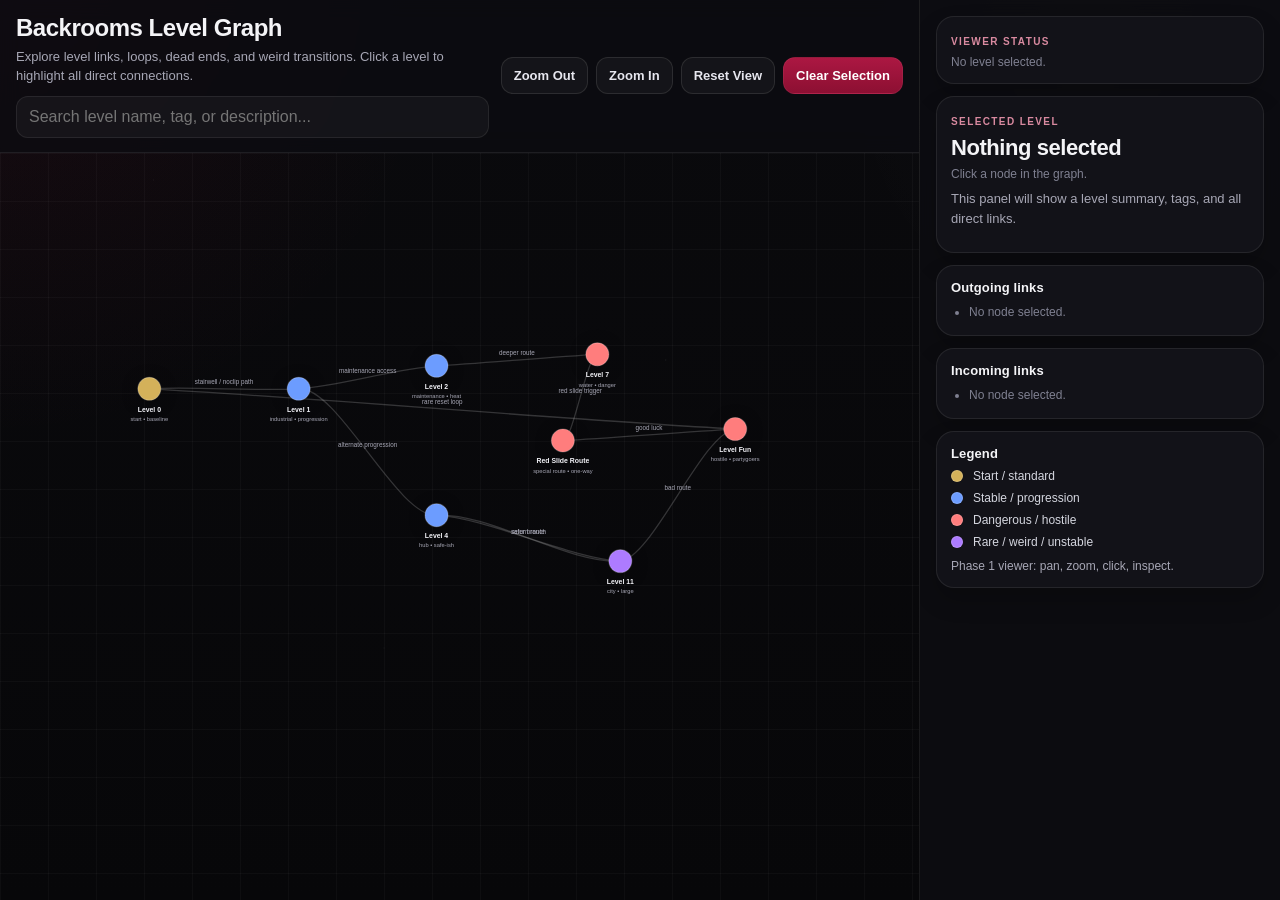
<file: backrooms-viewer.html>
<!DOCTYPE html>
<html lang="en">
<head>
  <meta charset="UTF-8" />
  <meta name="viewport" content="width=device-width, initial-scale=1.0" />
  <title>Backrooms Graph Viewer</title>
  <style>
    :root {
      --bg: #070709;
      --surface: rgba(20, 20, 26, 0.92);
      --surface-soft: rgba(255, 255, 255, 0.03);
      --border: rgba(255, 255, 255, 0.08);
      --text: #f4f4f7;
      --muted: #a7a7b5;
      --muted-2: #7f8091;
      --accent: #be1a48;
      --line: rgba(255,255,255,0.18);
      --line-active: rgba(190, 26, 72, 0.95);
      --shadow-lg: 0 20px 48px rgba(0,0,0,0.35);
      --shadow-md: 0 12px 24px rgba(0,0,0,0.2);
      --node-size: 20;
    }

    * { box-sizing: border-box; }

    html, body {
      margin: 0;
      padding: 0;
      min-height: 100%;
      background: var(--bg);
      color: var(--text);
      font-family: Inter, Arial, sans-serif;
      overflow: hidden;
    }

    body {
      background:
        radial-gradient(circle at top left, rgba(190, 26, 72, 0.08), transparent 28%),
        radial-gradient(circle at 85% 10%, rgba(255,255,255,0.025), transparent 18%),
        linear-gradient(180deg, #0a0a0d 0%, #070709 100%);
      position: relative;
    }

    body::before {
      content: "";
      position: fixed;
      inset: 0;
      pointer-events: none;
      opacity: 0.08;
      background-image:
        radial-gradient(1px 1px at 12% 20%, rgba(255,255,255,0.85), transparent),
        radial-gradient(1px 1px at 30% 72%, rgba(255,255,255,0.7), transparent),
        radial-gradient(1.3px 1.3px at 52% 40%, rgba(255,255,255,0.8), transparent),
        radial-gradient(1px 1px at 81% 58%, rgba(255,255,255,0.7), transparent);
    }

    #app {
      position: relative;
      z-index: 1;
      display: grid;
      grid-template-columns: minmax(0, 1fr) 360px;
      height: 100vh;
      width: 100vw;
    }

    .main {
      display: flex;
      flex-direction: column;
      min-width: 0;
      min-height: 0;
      border-right: 1px solid var(--border);
    }

    .topbar {
      display: grid;
      grid-template-columns: minmax(240px, 1fr) auto;
      gap: 12px;
      align-items: center;
      padding: 14px 16px;
      border-bottom: 1px solid var(--border);
      background: rgba(13, 13, 18, 0.76);
      backdrop-filter: blur(10px);
    }

    .titleWrap h1 {
      margin: 0;
      font-size: 24px;
      letter-spacing: -0.02em;
    }

    .titleWrap p {
      margin: 6px 0 0;
      color: var(--muted);
      font-size: 13px;
      line-height: 1.45;
    }

    .toolbar {
      display: flex;
      gap: 8px;
      flex-wrap: wrap;
      justify-content: flex-end;
    }

    input, button {
      font: inherit;
    }

    #searchInput {
      width: 100%;
      background: rgba(255,255,255,0.04);
      color: var(--text);
      border: 1px solid var(--border);
      border-radius: 12px;
      padding: 11px 12px;
      outline: none;
    }

    #searchInput:focus {
      border-color: rgba(190,26,72,0.45);
      box-shadow: 0 0 0 4px rgba(190,26,72,0.10);
    }

    button {
      appearance: none;
      background: rgba(255,255,255,0.04);
      color: #e7e7ef;
      border: 1px solid rgba(255,255,255,0.10);
      border-radius: 12px;
      padding: 10px 12px;
      cursor: pointer;
      transition: 0.18s ease;
      font-size: 13px;
      font-weight: 600;
    }

    button:hover {
      background: rgba(255,255,255,0.08);
      transform: translateY(-1px);
    }

    .primaryBtn {
      background: linear-gradient(180deg, rgba(190,26,72,0.9), rgba(148,16,53,0.95));
      border-color: rgba(255,255,255,0.05);
      color: #fff;
    }

    .viewportWrap {
      position: relative;
      flex: 1;
      min-height: 0;
      overflow: hidden;
      background:
        linear-gradient(rgba(255,255,255,0.03) 1px, transparent 1px),
        linear-gradient(90deg, rgba(255,255,255,0.03) 1px, transparent 1px);
      background-size: 48px 48px;
      cursor: grab;
    }

    .viewportWrap.dragging {
      cursor: grabbing;
    }

    svg {
      width: 100%;
      height: 100%;
      display: block;
      user-select: none;
      -webkit-user-select: none;
    }

    .edge {
      stroke: var(--line);
      stroke-width: 2.2;
      fill: none;
      transition: 0.18s ease;
      pointer-events: stroke;
    }

    .edge.dimmed {
      opacity: 0.14;
    }

    .edge.active {
      stroke: var(--line-active);
      stroke-width: 3.4;
      opacity: 1;
    }

    .edge-label {
      fill: var(--muted);
      font-size: 11px;
      pointer-events: none;
      text-anchor: middle;
    }

    .edge-label.active {
      fill: #ffd0de;
    }

    .node-group {
      cursor: pointer;
      transition: opacity 0.18s ease;
    }

    .node-group.dimmed {
      opacity: 0.22;
    }

    .node-circle {
      stroke: rgba(255,255,255,0.22);
      stroke-width: 2;
      transition: 0.18s ease;
      filter: drop-shadow(0 6px 14px rgba(0,0,0,0.28));
    }

    .node-group.selected .node-circle {
      stroke: #ffd3df;
      stroke-width: 3.2;
      filter: drop-shadow(0 0 18px rgba(190,26,72,0.35));
    }

    .node-group.connected .node-circle {
      stroke: rgba(255,255,255,0.42);
    }

    .node-label {
      fill: #f2f2f7;
      font-size: 12px;
      font-weight: 700;
      text-anchor: middle;
      pointer-events: none;
    }

    .node-sub {
      fill: var(--muted);
      font-size: 10px;
      text-anchor: middle;
      pointer-events: none;
    }

    .sidebar {
      background: rgba(14, 14, 18, 0.92);
      backdrop-filter: blur(12px);
      padding: 16px;
      overflow-y: auto;
      min-width: 0;
    }

    .sideCard {
      background: var(--surface);
      border: 1px solid var(--border);
      border-radius: 18px;
      padding: 14px;
      box-shadow: var(--shadow-md);
    }

    .sideCard + .sideCard {
      margin-top: 12px;
    }

    .eyebrow {
      display: inline-block;
      font-size: 10px;
      letter-spacing: 0.14em;
      text-transform: uppercase;
      color: #d98aa0;
      margin-bottom: 8px;
      font-weight: 700;
    }

    .sideTitle {
      margin: 0;
      font-size: 22px;
      letter-spacing: -0.02em;
    }

    .sideText {
      margin: 8px 0 0;
      color: var(--muted);
      line-height: 1.5;
      font-size: 13px;
      white-space: pre-wrap;
    }

    .chipRow {
      display: flex;
      gap: 8px;
      flex-wrap: wrap;
      margin-top: 10px;
    }

    .chip {
      display: inline-flex;
      align-items: center;
      gap: 6px;
      border-radius: 999px;
      padding: 6px 9px;
      font-size: 11px;
      font-weight: 700;
      border: 1px solid rgba(255,255,255,0.08);
      background: rgba(255,255,255,0.04);
      color: #cdd0db;
    }

    .listTitle {
      margin: 0 0 8px;
      font-size: 13px;
      letter-spacing: 0.01em;
    }

    .linkList {
      margin: 0;
      padding-left: 18px;
      color: #d7d9e4;
      font-size: 13px;
      line-height: 1.5;
    }

    .linkList li + li {
      margin-top: 5px;
    }

    .muted {
      color: var(--muted-2);
      font-size: 12px;
    }

    .legendItem {
      display: flex;
      align-items: center;
      gap: 10px;
      color: #d4d6df;
      font-size: 12px;
    }

    .legendDot {
      width: 12px;
      height: 12px;
      border-radius: 999px;
      border: 1px solid rgba(255,255,255,0.16);
      flex: 0 0 auto;
    }

    .statusLine {
      margin-top: 10px;
      color: var(--muted);
      font-size: 12px;
    }

    @media (max-width: 980px) {
      #app {
        grid-template-columns: 1fr;
        grid-template-rows: minmax(0, 1fr) auto;
      }

      .main {
        border-right: 0;
        border-bottom: 1px solid var(--border);
        min-height: 58vh;
      }

      .sidebar {
        max-height: 42vh;
      }

      .topbar {
        grid-template-columns: 1fr;
      }

      .toolbar {
        justify-content: flex-start;
      }
    }
  </style>
</head>
<body>
  <div id="app">
    <section class="main">
      <div class="topbar">
        <div>
          <div class="titleWrap">
            <h1>Backrooms Level Graph</h1>
            <p>Explore level links, loops, dead ends, and weird transitions. Click a level to highlight all direct connections.</p>
          </div>
          <div style="margin-top:10px;">
            <input id="searchInput" type="text" placeholder="Search level name, tag, or description..." />
          </div>
        </div>

        <div class="toolbar">
          <button onclick="zoomOut()">Zoom Out</button>
          <button onclick="zoomIn()">Zoom In</button>
          <button onclick="resetView()">Reset View</button>
          <button class="primaryBtn" onclick="clearSelection()">Clear Selection</button>
        </div>
      </div>

      <div id="viewportWrap" class="viewportWrap">
        <svg id="graphSvg" viewBox="0 0 1600 1000" preserveAspectRatio="xMidYMid meet">
          <g id="cameraLayer">
            <g id="edgeLayer"></g>
            <g id="nodeLayer"></g>
          </g>
        </svg>
      </div>
    </section>

    <aside class="sidebar">
      <div class="sideCard">
        <div class="eyebrow">Viewer status</div>
        <div id="viewerStatus" class="muted">No level selected.</div>
      </div>

      <div class="sideCard">
        <div class="eyebrow">Selected level</div>
        <h2 id="nodeTitle" class="sideTitle">Nothing selected</h2>
        <div id="nodeSubtitle" class="muted" style="margin-top:6px;">Click a node in the graph.</div>
        <p id="nodeDescription" class="sideText">This panel will show a level summary, tags, and all direct links.</p>
        <div id="nodeTags" class="chipRow"></div>
      </div>

      <div class="sideCard">
        <h3 class="listTitle">Outgoing links</h3>
        <ul id="outgoingList" class="linkList"></ul>
      </div>

      <div class="sideCard">
        <h3 class="listTitle">Incoming links</h3>
        <ul id="incomingList" class="linkList"></ul>
      </div>

      <div class="sideCard">
        <h3 class="listTitle">Legend</h3>
        <div style="display:grid;gap:8px;">
          <div class="legendItem"><span class="legendDot" style="background:#d4b15a;"></span> Start / standard</div>
          <div class="legendItem"><span class="legendDot" style="background:#6c9cff;"></span> Stable / progression</div>
          <div class="legendItem"><span class="legendDot" style="background:#ff7d7d;"></span> Dangerous / hostile</div>
          <div class="legendItem"><span class="legendDot" style="background:#ad7bff;"></span> Rare / weird / unstable</div>
        </div>
        <div class="statusLine">Phase 1 viewer: pan, zoom, click, inspect.</div>
      </div>
    </aside>
  </div>

  <script>
    const graphData = {
      nodes: [
        {
          id: "level-0",
          label: "Level 0",
          description: "The familiar endless yellow maze. A common entry point and a useful anchor for early routing.",
          x: 260,
          y: 260,
          color: "#d4b15a",
          tags: ["start", "baseline", "familiar"]
        },
        {
          id: "level-1",
          label: "Level 1",
          description: "Industrial, darker, more dangerous. Often reached from Level 0 through more conventional progression.",
          x: 520,
          y: 260,
          color: "#6c9cff",
          tags: ["industrial", "progression"]
        },
        {
          id: "level-2",
          label: "Level 2",
          description: "Tight maintenance corridors and heat. A strong midpoint connector for branching routes.",
          x: 760,
          y: 220,
          color: "#6c9cff",
          tags: ["maintenance", "heat", "progression"]
        },
        {
          id: "level-4",
          label: "Level 4",
          description: "Comparatively safer office spaces. Can serve as a temporary hub in many route plans.",
          x: 760,
          y: 480,
          color: "#6c9cff",
          tags: ["hub", "safe-ish", "office"]
        },
        {
          id: "level-7",
          label: "Level 7",
          description: "Deep flooded isolation. Certain transitions from here can fling players into wildly different branches.",
          x: 1040,
          y: 200,
          color: "#ff7d7d",
          tags: ["water", "danger", "isolated"]
        },
        {
          id: "level-fun",
          label: "Level Fun",
          description: "A party-themed trap level. Bad decisions and bad slides can redirect the route hard.",
          x: 1280,
          y: 330,
          color: "#ff7d7d",
          tags: ["hostile", "partygoers", "trap"]
        },
        {
          id: "level-11",
          label: "Level 11",
          description: "Urban sprawl. Huge, weirdly flexible, and can branch into many plans depending on what rules you adopt.",
          x: 1080,
          y: 560,
          color: "#ad7bff",
          tags: ["city", "large", "branching"]
        },
        {
          id: "slide-route",
          label: "Red Slide Route",
          description: "Not really a full level here, more of a reminder node for a dangerous special transition.",
          x: 980,
          y: 350,
          color: "#ff7d7d",
          tags: ["special route", "one-way", "chaotic"]
        }
      ],
      edges: [
        { from: "level-0", to: "level-1", label: "stairwell / noclip path" },
        { from: "level-1", to: "level-2", label: "maintenance access" },
        { from: "level-1", to: "level-4", label: "alternate progression" },
        { from: "level-2", to: "level-7", label: "deeper route" },
        { from: "level-4", to: "level-11", label: "safer branch" },
        { from: "level-7", to: "slide-route", label: "red slide trigger" },
        { from: "slide-route", to: "level-fun", label: "good luck" },
        { from: "level-fun", to: "level-0", label: "rare reset loop" },
        { from: "level-11", to: "level-4", label: "return route" },
        { from: "level-11", to: "level-fun", label: "bad route" }
      ]
    };

    const svg = document.getElementById("graphSvg");
    const cameraLayer = document.getElementById("cameraLayer");
    const edgeLayer = document.getElementById("edgeLayer");
    const nodeLayer = document.getElementById("nodeLayer");
    const viewportWrap = document.getElementById("viewportWrap");
    const searchInput = document.getElementById("searchInput");

    const nodesById = new Map(graphData.nodes.map(node => [node.id, node]));
    let selectedNodeId = null;
    let currentSearch = "";

    let camera = {
      x: 0,
      y: 0,
      scale: 1
    };

    let dragState = {
      dragging: false,
      startX: 0,
      startY: 0,
      cameraX: 0,
      cameraY: 0
    };

    function updateCamera() {
      cameraLayer.setAttribute(
        "transform",
        `translate(${camera.x} ${camera.y}) scale(${camera.scale})`
      );
    }

    function clampScale(value) {
      return Math.max(0.4, Math.min(2.4, value));
    }

    function zoomIn() {
      camera.scale = clampScale(camera.scale * 1.14);
      updateCamera();
    }

    function zoomOut() {
      camera.scale = clampScale(camera.scale / 1.14);
      updateCamera();
    }

    function resetView() {
      camera.x = 0;
      camera.y = 0;
      camera.scale = 1;
      updateCamera();
    }

    function clearSelection() {
      selectedNodeId = null;
      renderGraph();
      renderSidebar();
    }

    function getConnectedNodeIds(nodeId) {
      const connected = new Set();
      for (const edge of graphData.edges) {
        if (edge.from === nodeId) connected.add(edge.to);
        if (edge.to === nodeId) connected.add(edge.from);
      }
      return connected;
    }

    function getOutgoingEdges(nodeId) {
      return graphData.edges.filter(edge => edge.from === nodeId);
    }

    function getIncomingEdges(nodeId) {
      return graphData.edges.filter(edge => edge.to === nodeId);
    }

    function nodeMatchesSearch(node) {
      if (!currentSearch) return true;
      const hay = `${node.label} ${node.description} ${(node.tags || []).join(" ")}`.toLowerCase();
      return hay.includes(currentSearch);
    }

    function edgeMatchesSearch(edge) {
      const fromNode = nodesById.get(edge.from);
      const toNode = nodesById.get(edge.to);
      return nodeMatchesSearch(fromNode) || nodeMatchesSearch(toNode);
    }

    function createCurvedPath(x1, y1, x2, y2) {
      const dx = x2 - x1;
      const dy = y2 - y1;
      const curve = Math.max(50, Math.abs(dx) * 0.18 + Math.abs(dy) * 0.12);
      const cx1 = x1 + dx * 0.28;
      const cy1 = y1;
      const cx2 = x2 - dx * 0.28;
      const cy2 = y2;
      return `M ${x1} ${y1} C ${cx1} ${cy1 - curve * 0.08}, ${cx2} ${cy2 + curve * 0.08}, ${x2} ${y2}`;
    }

    function renderGraph() {
      edgeLayer.innerHTML = "";
      nodeLayer.innerHTML = "";

      const connectedSet = selectedNodeId ? getConnectedNodeIds(selectedNodeId) : new Set();

      for (const edge of graphData.edges) {
        const fromNode = nodesById.get(edge.from);
        const toNode = nodesById.get(edge.to);
        if (!fromNode || !toNode) continue;
        if (!edgeMatchesSearch(edge)) continue;

        const edgeIsActive = selectedNodeId && (edge.from === selectedNodeId || edge.to === selectedNodeId);
        const shouldDim = selectedNodeId && !edgeIsActive;

        const path = document.createElementNS("http://www.w3.org/2000/svg", "path");
        path.setAttribute("d", createCurvedPath(fromNode.x, fromNode.y, toNode.x, toNode.y));
        path.setAttribute("class", `edge${edgeIsActive ? " active" : ""}${shouldDim ? " dimmed" : ""}`);
        edgeLayer.appendChild(path);

        if (edge.label) {
          const midX = (fromNode.x + toNode.x) / 2;
          const midY = (fromNode.y + toNode.y) / 2 - 8;
          const label = document.createElementNS("http://www.w3.org/2000/svg", "text");
          label.setAttribute("x", midX);
          label.setAttribute("y", midY);
          label.setAttribute("class", `edge-label${edgeIsActive ? " active" : ""}`);
          label.textContent = edge.label;
          edgeLayer.appendChild(label);
        }
      }

      for (const node of graphData.nodes) {
        if (!nodeMatchesSearch(node)) continue;

        const isSelected = node.id === selectedNodeId;
        const isConnected = selectedNodeId && connectedSet.has(node.id);
        const shouldDim = selectedNodeId && !isSelected && !isConnected;

        const group = document.createElementNS("http://www.w3.org/2000/svg", "g");
        group.setAttribute(
          "class",
          `node-group${isSelected ? " selected" : ""}${isConnected ? " connected" : ""}${shouldDim ? " dimmed" : ""}`
        );
        group.setAttribute("transform", `translate(${node.x} ${node.y})`);
        group.addEventListener("click", (event) => {
          event.stopPropagation();
          selectedNodeId = node.id;
          renderGraph();
          renderSidebar();
        });

        const circle = document.createElementNS("http://www.w3.org/2000/svg", "circle");
        circle.setAttribute("r", 20);
        circle.setAttribute("cx", 0);
        circle.setAttribute("cy", 0);
        circle.setAttribute("fill", node.color || "#888");
        circle.setAttribute("class", "node-circle");
        group.appendChild(circle);

        const title = document.createElementNS("http://www.w3.org/2000/svg", "text");
        title.setAttribute("x", 0);
        title.setAttribute("y", 40);
        title.setAttribute("class", "node-label");
        title.textContent = node.label;
        group.appendChild(title);

        if ((node.tags || []).length) {
          const sub = document.createElementNS("http://www.w3.org/2000/svg", "text");
          sub.setAttribute("x", 0);
          sub.setAttribute("y", 56);
          sub.setAttribute("class", "node-sub");
          sub.textContent = node.tags.slice(0, 2).join(" • ");
          group.appendChild(sub);
        }

        nodeLayer.appendChild(group);
      }
    }

    function renderSidebar() {
      const titleEl = document.getElementById("nodeTitle");
      const subtitleEl = document.getElementById("nodeSubtitle");
      const descEl = document.getElementById("nodeDescription");
      const tagsEl = document.getElementById("nodeTags");
      const outgoingEl = document.getElementById("outgoingList");
      const incomingEl = document.getElementById("incomingList");
      const statusEl = document.getElementById("viewerStatus");

      if (!selectedNodeId) {
        titleEl.textContent = "Nothing selected";
        subtitleEl.textContent = "Click a node in the graph.";
        descEl.textContent = "This panel will show a level summary, tags, and all direct links.";
        tagsEl.innerHTML = "";
        outgoingEl.innerHTML = `<li class="muted">No node selected.</li>`;
        incomingEl.innerHTML = `<li class="muted">No node selected.</li>`;
        statusEl.textContent = "No level selected.";
        return;
      }

      const node = nodesById.get(selectedNodeId);
      if (!node) return;

      const outgoing = getOutgoingEdges(node.id);
      const incoming = getIncomingEdges(node.id);
      const connectedCount = getConnectedNodeIds(node.id).size;

      titleEl.textContent = node.label;
      subtitleEl.textContent = `${connectedCount} directly connected level${connectedCount === 1 ? "" : "s"}`;
      descEl.textContent = node.description || "No description yet.";
      statusEl.textContent = `Selected: ${node.label}`;

      tagsEl.innerHTML = (node.tags || []).length
        ? node.tags.map(tag => `<span class="chip">${escapeHtml(tag)}</span>`).join("")
        : `<span class="chip">No tags</span>`;

      outgoingEl.innerHTML = outgoing.length
        ? outgoing.map(edge => {
            const target = nodesById.get(edge.to);
            return `<li><strong>${escapeHtml(target?.label || edge.to)}</strong>${edge.label ? ` — ${escapeHtml(edge.label)}` : ""}</li>`;
          }).join("")
        : `<li class="muted">No outgoing links.</li>`;

      incomingEl.innerHTML = incoming.length
        ? incoming.map(edge => {
            const source = nodesById.get(edge.from);
            return `<li><strong>${escapeHtml(source?.label || edge.from)}</strong>${edge.label ? ` — ${escapeHtml(edge.label)}` : ""}</li>`;
          }).join("")
        : `<li class="muted">No incoming links.</li>`;
    }

    function escapeHtml(value) {
      return String(value)
        .replaceAll("&", "&amp;")
        .replaceAll("<", "&lt;")
        .replaceAll(">", "&gt;")
        .replaceAll('"', "&quot;")
        .replaceAll("'", "&#039;");
    }

    searchInput.addEventListener("input", () => {
      currentSearch = searchInput.value.trim().toLowerCase();
      renderGraph();
    });

    viewportWrap.addEventListener("mousedown", (event) => {
      if (event.target.closest(".node-group")) return;
      dragState.dragging = true;
      viewportWrap.classList.add("dragging");
      dragState.startX = event.clientX;
      dragState.startY = event.clientY;
      dragState.cameraX = camera.x;
      dragState.cameraY = camera.y;
    });

    window.addEventListener("mousemove", (event) => {
      if (!dragState.dragging) return;
      const dx = event.clientX - dragState.startX;
      const dy = event.clientY - dragState.startY;
      camera.x = dragState.cameraX + dx;
      camera.y = dragState.cameraY + dy;
      updateCamera();
    });

    window.addEventListener("mouseup", () => {
      dragState.dragging = false;
      viewportWrap.classList.remove("dragging");
    });

    viewportWrap.addEventListener("wheel", (event) => {
      event.preventDefault();
      const scaleFactor = event.deltaY > 0 ? 0.92 : 1.08;
      camera.scale = clampScale(camera.scale * scaleFactor);
      updateCamera();
    }, { passive: false });

    svg.addEventListener("click", () => {
      clearSelection();
    });

    updateCamera();
    renderGraph();
    renderSidebar();
  </script>
</body>
</html>
</file>
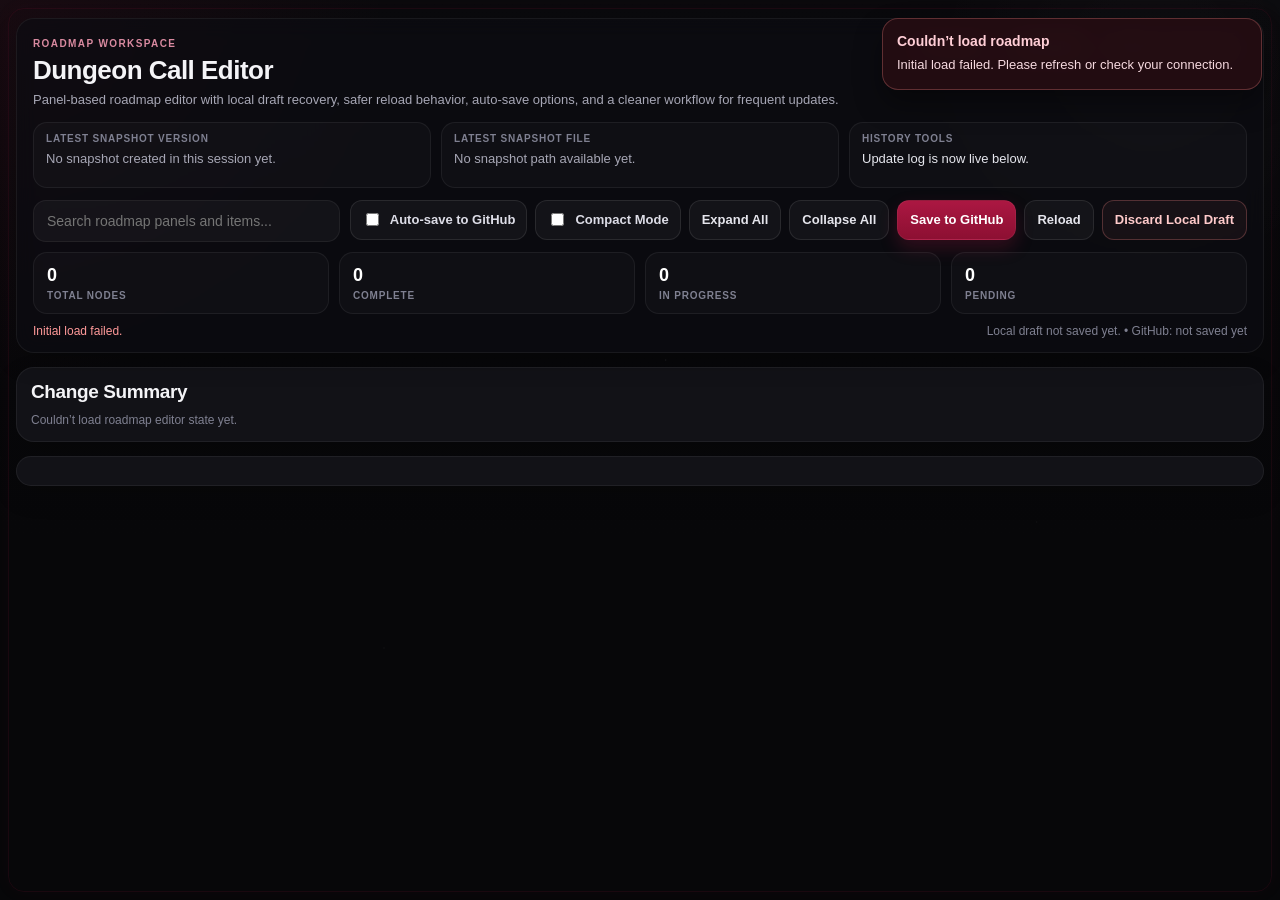
<file: editor.html>
<!DOCTYPE html>
<html lang="en">
<head>
  <meta charset="UTF-8" />
  <meta name="viewport" content="width=device-width, initial-scale=1.0" />
  <title>Dungeon Call Roadmap Editor</title>
  <style>
    :root {
      --bg: #070709;
      --surface: rgba(20, 20, 26, 0.92);
      --surface-soft: rgba(255, 255, 255, 0.025);
      --border: rgba(255, 255, 255, 0.06);
      --text: #f4f4f7;
      --muted: #a7a7b5;
      --muted-2: #7f8091;
      --accent: #be1a48;
      --ok-soft: rgba(110, 240, 138, 0.13);
      --warn-soft: rgba(255, 210, 122, 0.14);
      --error-soft: rgba(255, 138, 138, 0.14);
      --shadow-lg: 0 18px 40px rgba(0, 0, 0, 0.30);
      --shadow-md: 0 10px 24px rgba(0, 0, 0, 0.18);
    }

    * { box-sizing: border-box; }

    html, body {
      margin: 0;
      padding: 0;
      min-height: 100%;
      background: var(--bg);
      color: var(--text);
      font-family: Inter, Arial, sans-serif;
    }

    body {
      position: relative;
      background:
        radial-gradient(circle at top left, rgba(190, 26, 72, 0.08), transparent 28%),
        radial-gradient(circle at 90% 12%, rgba(255,255,255,0.025), transparent 18%),
        linear-gradient(180deg, #0a0a0d 0%, #070709 100%);
      overflow-x: hidden;
    }

    body::before {
      content: "";
      position: fixed;
      inset: 0;
      z-index: 0;
      pointer-events: none;
      opacity: 0.10;
      background-image:
        radial-gradient(1px 1px at 12% 20%, rgba(255,255,255,0.85), transparent),
        radial-gradient(1px 1px at 30% 72%, rgba(255,255,255,0.7), transparent),
        radial-gradient(1.3px 1.3px at 52% 40%, rgba(255,255,255,0.8), transparent),
        radial-gradient(1px 1px at 81% 58%, rgba(255,255,255,0.7), transparent);
    }

    body::after {
      content: "";
      position: fixed;
      inset: 0;
      margin: 8px;
      border-radius: 16px;
      border: 1px solid rgba(190, 26, 72, 0.10);
      box-shadow: 0 0 20px rgba(190, 26, 72, 0.04);
      pointer-events: none;
      z-index: 1;
    }

    #app {
      position: relative;
      z-index: 2;
      max-width: 1620px;
      margin: 0 auto;
      padding: 18px 16px 34px;
    }

    .hero {
      position: sticky;
      top: 8px;
      z-index: 20;
      background: rgba(13, 13, 18, 0.68);
      border: 1px solid var(--border);
      border-radius: 18px;
      padding: 14px 16px;
      backdrop-filter: blur(10px);
      -webkit-backdrop-filter: blur(10px);
      box-shadow: var(--shadow-md);
      margin-bottom: 14px;
    }

    .heroTop {
      display: flex;
      gap: 14px;
      align-items: flex-start;
      justify-content: space-between;
      flex-wrap: wrap;
    }

    .heroTitle {
      min-width: 280px;
      flex: 1;
    }

    .eyebrow {
      display: inline-block;
      font-size: 10px;
      letter-spacing: 0.14em;
      text-transform: uppercase;
      color: #d98aa0;
      margin-bottom: 8px;
      font-weight: 700;
    }

    .heroTitle h1 {
      margin: 0;
      font-size: 26px;
      line-height: 1.05;
      letter-spacing: -0.02em;
    }

    .heroTitle p {
      margin: 6px 0 0;
      color: var(--muted);
      font-size: 13px;
      line-height: 1.5;
      max-width: 820px;
    }

    .topRightMeta {
      display: flex;
      gap: 8px;
      flex-wrap: wrap;
      align-items: flex-start;
      justify-content: flex-end;
    }

    .statusBadge,
    .saveBadge,
    .infoBadge {
      display: inline-flex;
      align-items: center;
      gap: 8px;
      border-radius: 999px;
      padding: 7px 11px;
      font-size: 12px;
      font-weight: 700;
      border: 1px solid transparent;
      white-space: nowrap;
    }

    .status-pending {
      background: rgba(255,255,255,0.04);
      border-color: rgba(255,255,255,0.08);
      color: #c8c8d4;
    }

    .status-progress {
      background: rgba(190, 26, 72, 0.12);
      border-color: rgba(190, 26, 72, 0.30);
      color: #ffc0d1;
    }

    .status-complete {
      background: rgba(110, 240, 138, 0.12);
      border-color: rgba(110, 240, 138, 0.34);
      color: #c7ffd4;
    }

    .save-clean {
      background: var(--ok-soft);
      border-color: rgba(110, 240, 138, 0.28);
      color: #cbffd6;
    }

    .save-dirty {
      background: var(--warn-soft);
      border-color: rgba(255, 210, 122, 0.28);
      color: #ffe6b2;
    }

    .save-saving {
      background: rgba(190, 26, 72, 0.12);
      border-color: rgba(190, 26, 72, 0.30);
      color: #ffc0d1;
    }

    .save-error {
      background: var(--error-soft);
      border-color: rgba(255, 138, 138, 0.34);
      color: #ffd0d0;
    }

    .infoBadge {
      background: rgba(255,255,255,0.04);
      border-color: rgba(255,255,255,0.07);
      color: #cfd0db;
      font-weight: 600;
    }

    .workspaceStrip {
      display: grid;
      grid-template-columns: repeat(3, minmax(0, 1fr));
      gap: 10px;
      margin-top: 12px;
    }

    .workspaceCard {
      border: 1px solid var(--border);
      background: var(--surface-soft);
      border-radius: 14px;
      padding: 10px 12px;
      min-height: 66px;
    }

    .workspaceLabel {
      font-size: 10px;
      text-transform: uppercase;
      letter-spacing: 0.08em;
      color: var(--muted-2);
      font-weight: 700;
      margin-bottom: 6px;
    }

    .workspaceValue {
      font-size: 13px;
      line-height: 1.45;
      color: #e6e7ee;
      word-break: break-word;
    }

    .workspaceMuted {
      color: var(--muted);
    }

    .heroControls {
      margin-top: 12px;
      display: grid;
      grid-template-columns: minmax(240px, 1.15fr) auto;
      gap: 10px;
      align-items: start;
    }

    #searchInput {
      width: 100%;
      background: rgba(255,255,255,0.04);
      color: var(--text);
      border: 1px solid var(--border);
      border-radius: 13px;
      padding: 12px 13px;
      font-size: 14px;
      outline: none;
      transition: 0.18s ease;
    }

    #searchInput:focus {
      border-color: rgba(190, 26, 72, 0.42);
      box-shadow: 0 0 0 4px rgba(190, 26, 72, 0.10);
      background: rgba(255,255,255,0.05);
    }

    .toolbar {
      display: flex;
      gap: 8px;
      flex-wrap: wrap;
      justify-content: flex-end;
    }

    button {
      appearance: none;
      background: rgba(255,255,255,0.04);
      color: #e5e5ec;
      border: 1px solid rgba(255,255,255,0.09);
      border-radius: 12px;
      padding: 9px 12px;
      font-size: 13px;
      font-weight: 600;
      cursor: pointer;
      transition: 0.18s ease;
      box-shadow: none;
    }

    button:hover {
      background: rgba(255,255,255,0.07);
      border-color: rgba(255,255,255,0.14);
      transform: translateY(-1px);
    }

    button:disabled {
      opacity: 0.42;
      cursor: not-allowed;
      transform: none;
    }

    .primaryBtn {
      background: linear-gradient(180deg, rgba(190, 26, 72, 0.9), rgba(148, 16, 53, 0.95));
      border-color: rgba(255,255,255,0.05);
      color: #fff;
      box-shadow: 0 8px 18px rgba(190, 26, 72, 0.22);
    }

    .primaryBtn:hover {
      background: linear-gradient(180deg, rgba(206, 33, 82, 0.98), rgba(162, 19, 59, 0.98));
    }

    .dangerBtn {
      border-color: rgba(255, 138, 138, 0.26);
      color: #ffcbcb;
      background: rgba(255, 138, 138, 0.05);
    }

    .ghostBtn {
      background: rgba(255,255,255,0.02);
      color: #cfd1db;
    }

    .toggleWrap {
      display: inline-flex;
      align-items: center;
      gap: 8px;
      background: rgba(255,255,255,0.04);
      border: 1px solid rgba(255,255,255,0.09);
      border-radius: 12px;
      padding: 9px 11px;
      color: #dddde7;
      font-size: 13px;
      font-weight: 600;
      min-height: 40px;
    }

    .toggleWrap input {
      accent-color: var(--accent);
    }

    .stats {
      display: grid;
      grid-template-columns: repeat(4, minmax(110px, 1fr));
      gap: 10px;
      margin-top: 10px;
    }

    .statCard {
      background: var(--surface-soft);
      border: 1px solid var(--border);
      border-radius: 14px;
      padding: 12px 13px;
    }

    .statValue {
      font-size: 18px;
      font-weight: 800;
      color: #fff;
      letter-spacing: -0.02em;
    }

    .statLabel {
      margin-top: 4px;
      font-size: 10px;
      color: var(--muted-2);
      text-transform: uppercase;
      letter-spacing: 0.08em;
      font-weight: 700;
    }

    .statusMetaRow {
      display: flex;
      justify-content: space-between;
      gap: 12px;
      flex-wrap: wrap;
      margin-top: 10px;
      align-items: center;
    }

    #statusLine {
      font-size: 12px;
      color: var(--muted);
    }

    #saveMetaLine {
      font-size: 12px;
      color: var(--muted-2);
    }

    .rootCard,
    .panel,
    .changePanel {
      background: var(--surface);
      border: 1px solid var(--border);
      border-radius: 18px;
      padding: 14px;
      box-shadow: var(--shadow-md);
    }

    .rootCard,
    .changePanel {
      margin-bottom: 14px;
    }

    .cardCollapsed .cardCollapsibleBody {
      display: none;
    }

    .cardHeaderRow {
      display: flex;
      align-items: center;
      justify-content: space-between;
      gap: 10px;
      flex-wrap: wrap;
    }

    .cardHeaderLeft {
      display: flex;
      align-items: flex-start;
      gap: 10px;
      min-width: 0;
      flex: 1;
    }

    .collapseBtn {
      min-width: 38px;
      padding: 8px 10px;
      font-size: 13px;
      line-height: 1;
    }

    .cardTitleBlock {
      min-width: 0;
      flex: 1;
    }

    .rootTitle,
    .panelHeaderText h2,
    .changePanelTitle {
      margin: 0;
      font-weight: 800;
      letter-spacing: -0.02em;
    }

    .rootTitle {
      font-size: 26px;
    }

    .panelHeaderText h2,
    .changePanelTitle {
      font-size: 19px;
      line-height: 1.1;
    }

    .miniDescription {
      margin-top: 4px;
      font-size: 12px;
      line-height: 1.45;
      color: var(--muted);
    }

    #panels {
      display: grid;
      grid-template-columns: repeat(2, minmax(320px, 1fr));
      gap: 14px;
      align-items: start;
    }

    .panel {
      min-height: 120px;
      height: fit-content;
      align-self: start;
    }

    .panel.status-panel-progress {
      border-color: rgba(190, 26, 72, 0.18);
    }

    .panel.status-panel-complete {
      border-color: rgba(110, 240, 138, 0.18);
    }

    .panel.hiddenBySearch {
      display: none;
    }

    .cardCollapsibleBody {
      margin-top: 10px;
    }

    .panelTopMeta {
      display: flex;
      gap: 6px;
      flex-wrap: wrap;
      margin-bottom: 8px;
    }

    .progressWrap {
      margin: 8px 0 10px;
    }

    .progressText {
      font-size: 11px;
      color: #c0c1cd;
      margin-bottom: 5px;
      font-weight: 600;
    }

    .progressTrack {
      width: 100%;
      height: 7px;
      background: rgba(255,255,255,0.04);
      border: 1px solid rgba(255,255,255,0.06);
      border-radius: 999px;
      overflow: hidden;
    }

    .progressFill {
      height: 100%;
      width: 0%;
      background: linear-gradient(90deg, #be1a48, #ff5c90);
      border-radius: 999px;
      transition: width 0.25s ease;
    }

    .panel.status-panel-complete .progressFill,
    .treeNode.completeNode .progressFill {
      background: linear-gradient(90deg, #52e878, #8dffab);
    }

    .compactForm {
      display: grid;
      gap: 8px;
    }

    .titleStatusRow {
      display: grid;
      grid-template-columns: minmax(180px, 1fr) 160px;
      gap: 8px;
      align-items: start;
    }

    .fieldBlock {
      display: grid;
      gap: 5px;
    }

    .fieldLabel {
      font-size: 10px;
      text-transform: uppercase;
      letter-spacing: 0.08em;
      color: var(--muted-2);
      font-weight: 700;
    }

    .compactInput,
    .compactTextarea,
    .compactSelect {
      width: 100%;
      background: rgba(255,255,255,0.04);
      color: #ededf4;
      border: 1px solid rgba(255,255,255,0.07);
      border-radius: 10px;
      padding: 9px 10px;
      font-size: 13px;
      outline: none;
      font-family: inherit;
      transition: 0.18s ease;
    }

    .compactTextarea {
      min-height: 78px;
      resize: vertical;
      line-height: 1.42;
      overflow: hidden;
    }

    .compactInput:focus,
    .compactTextarea:focus,
    .compactSelect:focus {
      border-color: rgba(190, 26, 72, 0.42);
      box-shadow: 0 0 0 4px rgba(190, 26, 72, 0.09);
      background: rgba(255,255,255,0.05);
    }

    .detailsRow {
      display: flex;
      gap: 8px;
      flex-wrap: wrap;
      margin-top: 8px;
    }

    .detailsSection {
      margin-top: 8px;
      padding-top: 8px;
      border-top: 1px solid rgba(255,255,255,0.05);
    }

    .detailsHidden {
      display: none;
    }

    .treeNode {
      background: rgba(255,255,255,0.02);
      border: 1px solid var(--border);
      border-radius: 13px;
      padding: 10px;
      margin-top: 8px;
    }

    .treeNode.completeNode {
      border-color: rgba(110, 240, 138, 0.18);
    }

    .treeNode.matched {
      border-color: rgba(190, 26, 72, 0.30);
      box-shadow: 0 0 0 1px rgba(190, 26, 72, 0.10);
    }

    .treeNodeHeader {
      display: flex;
      justify-content: space-between;
      gap: 8px;
      align-items: flex-start;
      flex-wrap: wrap;
      margin-bottom: 4px;
    }

    .treeNodeTitle {
      margin: 0;
      font-size: 14px;
      line-height: 1.22;
      letter-spacing: -0.01em;
    }

    .childrenWrap {
      margin-top: 8px;
      padding-left: 10px;
      border-left: 1px solid rgba(255,255,255,0.06);
    }

    .nodeActions {
      display: flex;
      gap: 6px;
      flex-wrap: wrap;
      margin-top: 8px;
    }

    .actionGroup {
      display: flex;
      gap: 6px;
      flex-wrap: wrap;
      width: 100%;
    }

    .metaChip {
      display: inline-flex;
      align-items: center;
      gap: 6px;
      border-radius: 999px;
      padding: 5px 8px;
      font-size: 10.5px;
      font-weight: 700;
      border: 1px solid rgba(255,255,255,0.06);
      background: rgba(255,255,255,0.03);
      color: #c1c2ce;
    }

    .emptyState {
      color: var(--muted-2);
      font-size: 12px;
      padding-top: 6px;
    }

    .changeSummaryMeta {
      display: flex;
      gap: 8px;
      flex-wrap: wrap;
      margin: 10px 0 12px;
    }

    .changeToolbar {
      display: flex;
      gap: 8px;
      flex-wrap: wrap;
      margin-top: 10px;
    }

    .changeGrid {
      display: grid;
      grid-template-columns: repeat(2, minmax(260px, 1fr));
      gap: 12px;
      margin-top: 12px;
    }

    .changeBucket {
      background: rgba(255,255,255,0.02);
      border: 1px solid rgba(255,255,255,0.05);
      border-radius: 14px;
      padding: 12px;
    }

    .changeBucket h3 {
      margin: 0 0 8px;
      font-size: 13px;
      letter-spacing: 0.02em;
    }

    .changeList {
      margin: 0;
      padding-left: 18px;
      color: #d8d9e2;
      font-size: 12.5px;
      line-height: 1.5;
    }

    .changeList li + li {
      margin-top: 4px;
    }

    .changeEmpty {
      color: var(--muted-2);
      font-size: 12px;
    }

    .changeTextarea {
      width: 100%;
      margin-top: 12px;
      min-height: 140px;
      background: rgba(255,255,255,0.03);
      color: #ededf4;
      border: 1px solid rgba(255,255,255,0.07);
      border-radius: 12px;
      padding: 10px 12px;
      font-size: 12.5px;
      line-height: 1.5;
      font-family: inherit;
      resize: vertical;
    }

    #loadingOverlay {
      position: fixed;
      inset: 0;
      background: rgba(4,4,8,0.82);
      backdrop-filter: blur(8px);
      z-index: 100;
      display: flex;
      align-items: center;
      justify-content: center;
    }

    #loadingCard {
      background: var(--surface);
      border: 1px solid var(--border);
      border-radius: 18px;
      padding: 26px 30px;
      text-align: center;
      box-shadow: var(--shadow-lg);
      min-width: 260px;
    }

    #loadingText {
      font-size: 14px;
      color: #e2e2ea;
    }

    .spinner {
      width: 34px;
      height: 34px;
      border: 3px solid rgba(255,255,255,0.10);
      border-top: 3px solid #be1a48;
      border-radius: 50%;
      animation: spin 0.95s linear infinite;
      margin: 0 auto 14px;
    }

    #errorPanel {
      position: fixed;
      top: 18px;
      right: 18px;
      z-index: 40;
      width: min(380px, calc(100vw - 40px));
      background: rgba(36, 13, 18, 0.96);
      border: 1px solid rgba(255, 138, 138, 0.28);
      border-radius: 16px;
      padding: 14px;
      box-shadow: 0 14px 28px rgba(0,0,0,0.35);
      backdrop-filter: blur(12px);
      display: none;
    }

    #errorPanel.show {
      display: block;
    }

    #errorPanelTitle {
      font-size: 14px;
      font-weight: 800;
      color: #ffced6;
      margin-bottom: 6px;
    }

    #errorPanelText {
      font-size: 13px;
      line-height: 1.5;
      color: #f6d9df;
    }

    body.compact-mode .hero {
      padding: 10px 12px;
      border-radius: 16px;
      background: rgba(13, 13, 18, 0.55);
    }

    body.compact-mode .heroTitle p,
    body.compact-mode .workspaceStrip,
    body.compact-mode .stats,
    body.compact-mode .statusMetaRow {
      display: none;
    }

    body.compact-mode .heroControls {
      margin-top: 10px;
    }

    body.compact-mode .eyebrow {
      margin-bottom: 6px;
    }

    body.compact-mode .heroTitle h1 {
      font-size: 22px;
    }

    @keyframes spin {
      to { transform: rotate(360deg); }
    }

    @media (max-width: 1100px) {
      .hero {
        position: relative;
        top: 0;
      }

      #panels,
      .changeGrid {
        grid-template-columns: 1fr;
      }

      .heroControls {
        grid-template-columns: 1fr;
      }

      .toolbar {
        justify-content: flex-start;
      }

      .topRightMeta {
        justify-content: flex-start;
      }

      .stats {
        grid-template-columns: repeat(2, minmax(110px, 1fr));
      }

      .workspaceStrip {
        grid-template-columns: 1fr;
      }
    }

    @media (max-width: 720px) {
      .titleStatusRow {
        grid-template-columns: 1fr;
      }
    }

    @media (max-width: 640px) {
      #app {
        padding: 14px 12px 28px;
      }

      .hero,
      .rootCard,
      .panel,
      .changePanel {
        padding: 12px;
      }

      .heroTitle h1 {
        font-size: 24px;
      }

      .rootTitle {
        font-size: 22px;
      }

      .panelHeaderText h2,
      .changePanelTitle {
        font-size: 18px;
      }

      .stats {
        grid-template-columns: 1fr 1fr;
      }
    }
  </style>
</head>
<body>
  <div id="loadingOverlay">
    <div id="loadingCard">
      <div class="spinner"></div>
      <div id="loadingText">Loading roadmap...</div>
    </div>
  </div>

  <div id="errorPanel">
    <div id="errorPanelTitle">Couldn’t load roadmap</div>
    <div id="errorPanelText">Try refreshing or check your connection.</div>
  </div>

  <div id="app">
    <section class="hero">
      <div class="heroTop">
        <div class="heroTitle">
          <div class="eyebrow">Roadmap workspace</div>
          <h1>Dungeon Call Editor</h1>
          <p>Panel-based roadmap editor with local draft recovery, safer reload behavior, auto-save options, and a cleaner workflow for frequent updates.</p>
        </div>

        <div class="topRightMeta">
          <div id="rootStatusBadge" class="statusBadge status-progress">In Progress</div>
          <div id="saveStateBadge" class="saveBadge save-clean">All changes saved locally</div>
          <div id="lastRemoteSaveBadge" class="infoBadge">GitHub: not saved yet</div>
        </div>
      </div>

      <div class="workspaceStrip">
        <div class="workspaceCard">
          <div class="workspaceLabel">Latest snapshot version</div>
          <div id="versionInfoValue" class="workspaceValue workspaceMuted">No snapshot created in this session yet.</div>
        </div>
        <div class="workspaceCard">
          <div class="workspaceLabel">Latest snapshot file</div>
          <div id="snapshotPathValue" class="workspaceValue workspaceMuted">No snapshot path available yet.</div>
        </div>
        <div class="workspaceCard">
          <div class="workspaceLabel">History tools</div>
          <div class="workspaceValue">Update log is now live below.</div>
        </div>
      </div>

      <div class="heroControls">
        <input id="searchInput" type="text" placeholder="Search roadmap panels and items..." autocomplete="off" />
        <div class="toolbar">
          <label class="toggleWrap">
            <input id="autoSaveGitHubToggle" type="checkbox" />
            Auto-save to GitHub
          </label>
          <label class="toggleWrap">
            <input id="compactModeToggle" type="checkbox" />
            Compact Mode
          </label>
          <button onclick="expandAllSections()">Expand All</button>
          <button onclick="collapseAllSections()">Collapse All</button>
          <button class="primaryBtn" onclick="saveRoadmap()">Save to GitHub</button>
          <button onclick="reloadRoadmap(true)">Reload</button>
          <button class="dangerBtn" onclick="discardLocalDraft()">Discard Local Draft</button>
        </div>
      </div>

      <div class="stats">
        <div class="statCard">
          <div class="statValue" id="statTotal">0</div>
          <div class="statLabel">Total Nodes</div>
        </div>
        <div class="statCard">
          <div class="statValue" id="statComplete">0</div>
          <div class="statLabel">Complete</div>
        </div>
        <div class="statCard">
          <div class="statValue" id="statProgress">0</div>
          <div class="statLabel">In Progress</div>
        </div>
        <div class="statCard">
          <div class="statValue" id="statPending">0</div>
          <div class="statLabel">Pending</div>
        </div>
      </div>

      <div class="statusMetaRow">
        <div id="statusLine">Loading roadmap...</div>
        <div id="saveMetaLine">Local draft not saved yet.</div>
      </div>
    </section>

    <section id="changeSummaryPanel" class="changePanel"></section>
    <section id="rootPanel" class="rootCard"></section>
    <section id="panels"></section>
  </div>

  <script>
    const SAVE_URL = "https://roadmap.flux-saloris.workers.dev";
    const RAW_JSON_URL = "https://raw.githubusercontent.com/fluxsaloris/Roadmap/main/roadmap.json";

    const LOCAL_DRAFT_KEY = "dungeon-call-roadmap-draft-v10";
    const AUTO_SAVE_GITHUB_KEY = "dungeon-call-roadmap-auto-github-v1";
    const LAST_REMOTE_SAVE_KEY = "dungeon-call-roadmap-last-remote-save-v2";
    const LAST_SNAPSHOT_META_KEY = "dungeon-call-roadmap-last-snapshot-meta-v1";
    const COMPACT_MODE_KEY = "dungeon-call-roadmap-compact-mode-v1";
    const COLLAPSE_STATE_KEY = "dungeon-call-roadmap-collapse-state-v1";
    const DETAILS_STATE_KEY = "dungeon-call-roadmap-details-state-v1";
    const LOCAL_AUTOSAVE_DELAY = 700;
    const GITHUB_AUTOSAVE_DELAY = 3500;

    let graphData = { nodes: [], edges: [] };
    let childMap = new Map();
    let nodeMap = new Map();
    let parentMap = new Map();
    let rootId = null;
    let expandedNodes = new Set();
    let currentSearch = "";
    let hasUnsavedChanges = false;
    let isSavingToGitHub = false;
    let collapsedMajorCards = new Set();
    let openDetailsCards = new Set();

    let lastLocalSaveAt = null;
    let lastRemoteSaveAt = null;
    let lastVersionId = null;
    let lastSnapshotPath = null;

    let localAutosaveTimer = null;
    let githubAutosaveTimer = null;

    let historyIndexCache = null;
    let snapshotCache = new Map();
    let changeSummaryTimer = null;
    let latestDiffContext = null;

    function showLoading(text = "Loading roadmap...") {
      document.getElementById("loadingText").textContent = text;
      document.getElementById("loadingOverlay").style.display = "flex";
    }

    function hideLoading() {
      document.getElementById("loadingOverlay").style.display = "none";
    }

    function setStatus(text, isError = false) {
      const el = document.getElementById("statusLine");
      el.textContent = text;
      el.style.color = isError ? "#ff9a9a" : "#a7a7b5";
    }

    function showErrorPanel(message) {
      document.getElementById("errorPanelText").textContent = message;
      document.getElementById("errorPanel").classList.add("show");
    }

    function hideErrorPanel() {
      document.getElementById("errorPanel").classList.remove("show");
    }

    function setSaveBadge(mode, text) {
      const el = document.getElementById("saveStateBadge");
      el.className = `saveBadge ${mode}`;
      el.textContent = text;
    }

    function formatTimestamp(ts) {
      if (!ts) return "never";
      try {
        return new Date(ts).toLocaleString([], {
          year: "numeric",
          month: "short",
          day: "numeric",
          hour: "numeric",
          minute: "2-digit"
        });
      } catch {
        return "unknown";
      }
    }

    function updateWorkspaceInfoUI() {
      const versionEl = document.getElementById("versionInfoValue");
      const snapshotEl = document.getElementById("snapshotPathValue");

      if (lastVersionId) {
        versionEl.textContent = lastVersionId;
        versionEl.className = "workspaceValue";
      } else {
        versionEl.textContent = "No snapshot created in this session yet.";
        versionEl.className = "workspaceValue workspaceMuted";
      }

      if (lastSnapshotPath) {
        snapshotEl.textContent = lastSnapshotPath;
        snapshotEl.className = "workspaceValue";
      } else {
        snapshotEl.textContent = "No snapshot path available yet.";
        snapshotEl.className = "workspaceValue workspaceMuted";
      }
    }

    function updateSaveMetaUI() {
      const saveMetaLine = document.getElementById("saveMetaLine");
      const remoteBadge = document.getElementById("lastRemoteSaveBadge");

      const localText = lastLocalSaveAt
        ? `Local draft: ${formatTimestamp(lastLocalSaveAt)}`
        : "Local draft not saved yet.";

      const remoteText = lastRemoteSaveAt
        ? `GitHub: ${formatTimestamp(lastRemoteSaveAt)}`
        : "GitHub: not saved yet";

      saveMetaLine.textContent = `${localText} • ${remoteText}`;
      remoteBadge.textContent = remoteText;
      updateWorkspaceInfoUI();
    }

    function autoSaveToGitHubEnabled() {
      return !!document.getElementById("autoSaveGitHubToggle")?.checked;
    }

    function compactModeEnabled() {
      return !!document.getElementById("compactModeToggle")?.checked;
    }

    function persistSettings() {
      localStorage.setItem(AUTO_SAVE_GITHUB_KEY, autoSaveToGitHubEnabled() ? "1" : "0");
      localStorage.setItem(COMPACT_MODE_KEY, compactModeEnabled() ? "1" : "0");
    }

    function applyCompactModeUI(enabled) {
      document.body.classList.toggle("compact-mode", !!enabled);
    }

    function restoreSettings() {
      const autoEnabled = localStorage.getItem(AUTO_SAVE_GITHUB_KEY) === "1";
      const compactEnabled = localStorage.getItem(COMPACT_MODE_KEY) === "1";

      const autoToggle = document.getElementById("autoSaveGitHubToggle");
      const compactToggle = document.getElementById("compactModeToggle");

      if (autoToggle) autoToggle.checked = autoEnabled;
      if (compactToggle) compactToggle.checked = compactEnabled;

      applyCompactModeUI(compactEnabled);
    }

    function restoreRemoteSaveMeta() {
      const saved = localStorage.getItem(LAST_REMOTE_SAVE_KEY);
      if (!saved) return;
      const numeric = Number(saved);
      if (!Number.isNaN(numeric) && numeric > 0) {
        lastRemoteSaveAt = numeric;
      }
    }

    function persistRemoteSaveMeta() {
      if (!lastRemoteSaveAt) return;
      localStorage.setItem(LAST_REMOTE_SAVE_KEY, String(lastRemoteSaveAt));
    }

    function restoreSnapshotMeta() {
      try {
        const raw = localStorage.getItem(LAST_SNAPSHOT_META_KEY);
        if (!raw) return;
        const parsed = JSON.parse(raw);
        if (parsed && typeof parsed === "object") {
          lastVersionId = parsed.version || null;
          lastSnapshotPath = parsed.snapshotPath || null;
        }
      } catch (err) {
        console.error("Failed to restore snapshot meta:", err);
      }
    }

    function persistSnapshotMeta() {
      try {
        localStorage.setItem(
          LAST_SNAPSHOT_META_KEY,
          JSON.stringify({
            version: lastVersionId,
            snapshotPath: lastSnapshotPath
          })
        );
      } catch (err) {
        console.error("Failed to persist snapshot meta:", err);
      }
    }

    function restoreCollapseState() {
      try {
        const raw = localStorage.getItem(COLLAPSE_STATE_KEY);
        if (!raw) return;
        const parsed = JSON.parse(raw);
        if (Array.isArray(parsed)) {
          collapsedMajorCards = new Set(parsed);
        }
      } catch (err) {
        console.error("Failed to restore collapse state:", err);
      }
    }

    function persistCollapseState() {
      try {
        localStorage.setItem(COLLAPSE_STATE_KEY, JSON.stringify([...collapsedMajorCards]));
      } catch (err) {
        console.error("Failed to persist collapse state:", err);
      }
    }

    function restoreDetailsState() {
      try {
        const raw = localStorage.getItem(DETAILS_STATE_KEY);
        if (!raw) return;
        const parsed = JSON.parse(raw);
        if (Array.isArray(parsed)) {
          openDetailsCards = new Set(parsed);
        }
      } catch (err) {
        console.error("Failed to restore details state:", err);
      }
    }

    function persistDetailsState() {
      try {
        localStorage.setItem(DETAILS_STATE_KEY, JSON.stringify([...openDetailsCards]));
      } catch (err) {
        console.error("Failed to persist details state:", err);
      }
    }

    function isMajorCardCollapsed(key) {
      return collapsedMajorCards.has(String(key));
    }

    function toggleMajorCard(key) {
      const normalized = String(key);
      if (collapsedMajorCards.has(normalized)) collapsedMajorCards.delete(normalized);
      else collapsedMajorCards.add(normalized);
      persistCollapseState();
      renderRootPanel();
      renderPanels();
      requestAnimationFrame(autoGrowAllTextareas);
    }

    function isDetailsOpen(key) {
      return openDetailsCards.has(String(key));
    }

    function toggleDetails(key) {
      const normalized = String(key);
      if (openDetailsCards.has(normalized)) openDetailsCards.delete(normalized);
      else openDetailsCards.add(normalized);
      persistDetailsState();
      renderRootPanel();
      renderPanels();
      requestAnimationFrame(autoGrowAllTextareas);
    }

    function markDirty(reason = "Unsaved changes") {
      hasUnsavedChanges = true;
      setSaveBadge("save-dirty", "Unsaved changes");
      setStatus(reason);
      queueLocalAutosave();
      queueGitHubAutosave();
      queueChangeSummaryRefresh();
      updateSaveMetaUI();
    }

    function markClean(message = "All changes saved locally") {
      hasUnsavedChanges = false;
      setSaveBadge("save-clean", message);
      setStatus(message);
      queueChangeSummaryRefresh();
      updateSaveMetaUI();
    }

    function normalizeGraphData(raw) {
      const rawNodes = Array.isArray(raw?.nodes) ? raw.nodes : [];
      const rawEdges = Array.isArray(raw?.edges) ? raw.edges : [];

      return {
        nodes: rawNodes.map(n => ({
          id: Number(n.id),
          label: n.label || "Unnamed",
          status: n.status || "pending",
          description: n.description || "Coming Soon",
          x: typeof n.x === "number" ? n.x : null,
          y: typeof n.y === "number" ? n.y : null
        })),
        edges: rawEdges.map((e, index) => ({
          id: `${e.from}->${e.to}-${index}`,
          from: Number(e.from),
          to: Number(e.to)
        }))
      };
    }

    function rebuildMaps() {
      childMap = new Map();
      nodeMap = new Map();
      parentMap = new Map();

      for (const node of graphData.nodes) {
        nodeMap.set(Number(node.id), node);
        childMap.set(Number(node.id), []);
      }

      for (const edge of graphData.edges) {
        const from = Number(edge.from);
        const to = Number(edge.to);
        if (!childMap.has(from)) childMap.set(from, []);
        childMap.get(from).push(to);
        parentMap.set(to, from);
      }

      for (const [id, kids] of childMap.entries()) {
        kids.sort((a, b) => {
          const na = nodeMap.get(a);
          const nb = nodeMap.get(b);
          const ax = typeof na?.x === "number" ? na.x : 0;
          const bx = typeof nb?.x === "number" ? nb.x : 0;
          if (ax !== bx) return ax - bx;

          const ay = typeof na?.y === "number" ? na.y : 0;
          const by = typeof nb?.y === "number" ? nb.y : 0;
          if (ay !== by) return ay - by;

          return (na?.label || "").localeCompare(nb?.label || "");
        });
      }
    }

    function getRootId() {
      const childIds = new Set(graphData.edges.map(e => Number(e.to)));
      const root = graphData.nodes.find(n => !childIds.has(Number(n.id)));
      return root ? Number(root.id) : (graphData.nodes[0] ? Number(graphData.nodes[0].id) : null);
    }

    function getNodeById(id) {
      return nodeMap.get(Number(id)) || null;
    }

    function getChildren(id) {
      return childMap.get(Number(id)) || [];
    }

    function getStatusLabel(status) {
      if (status === "complete") return "Done";
      if (status === "progress") return "In Progress";
      return "Pending";
    }

    function getCompletionStats(id) {
      const ids = [Number(id)];
      const stack = [Number(id)];

      while (stack.length) {
        const current = stack.pop();
        const children = getChildren(current);
        for (const childId of children) {
          ids.push(Number(childId));
          stack.push(Number(childId));
        }
      }

      const nodes = ids.map(getNodeById).filter(Boolean);
      const total = nodes.length;
      const complete = nodes.filter(n => n.status === "complete").length;
      const progress = nodes.filter(n => n.status === "progress").length;
      const pending = total - complete - progress;
      const percent = total ? Math.round((complete / total) * 100) : 0;

      return { total, complete, progress, pending, percent };
    }

    function updateStats() {
      const total = graphData.nodes.length;
      const complete = graphData.nodes.filter(n => n.status === "complete").length;
      const progress = graphData.nodes.filter(n => n.status === "progress").length;
      const pending = total - complete - progress;

      document.getElementById("statTotal").textContent = total;
      document.getElementById("statComplete").textContent = complete;
      document.getElementById("statProgress").textContent = progress;
      document.getElementById("statPending").textContent = pending;

      const rootNode = getNodeById(rootId);
      const badge = document.getElementById("rootStatusBadge");
      badge.className = `statusBadge status-${rootNode?.status || "pending"}`;
      badge.textContent = getStatusLabel(rootNode?.status || "pending");
    }

    function escapeHtml(value) {
      return String(value)
        .replaceAll("&", "&amp;")
        .replaceAll("<", "&lt;")
        .replaceAll(">", "&gt;")
        .replaceAll('"', "&quot;")
        .replaceAll("'", "&#039;");
    }

    function matchesSearch(node, search) {
      if (!search) return true;
      const hay = `${node.label} ${node.description}`.toLowerCase();
      return hay.includes(search);
    }

    function subtreeMatches(id, search) {
      const node = getNodeById(id);
      if (!node) return false;
      if (matchesSearch(node, search)) return true;
      return getChildren(id).some(childId => subtreeMatches(childId, search));
    }

    function createStatusBadge(status) {
      return `<span class="statusBadge status-${status}">${getStatusLabel(status)}</span>`;
    }

    function countDescendants(id) {
      let count = 0;
      const stack = [...getChildren(id)];
      while (stack.length) {
        const current = stack.pop();
        count++;
        stack.push(...getChildren(current));
      }
      return count;
    }

    function getSerializableGraphData() {
      return {
        nodes: graphData.nodes.map(n => ({
          id: n.id,
          label: n.label,
          status: n.status,
          description: n.description,
          x: n.x,
          y: n.y
        })),
        edges: graphData.edges.map(e => ({
          from: e.from,
          to: e.to
        }))
      };
    }

    function autoGrowTextarea(el) {
      if (!el || el.tagName !== "TEXTAREA") return;
      el.style.height = "auto";
      el.style.height = Math.max(el.scrollHeight, 78) + "px";
    }

    function autoGrowAllTextareas() {
      document.querySelectorAll("textarea").forEach(autoGrowTextarea);
    }

    function saveDraftToLocal() {
      try {
        const payload = {
          savedAt: Date.now(),
          data: getSerializableGraphData()
        };
        localStorage.setItem(LOCAL_DRAFT_KEY, JSON.stringify(payload));
        lastLocalSaveAt = payload.savedAt;
        if (!isSavingToGitHub) {
          setSaveBadge(
            hasUnsavedChanges ? "save-dirty" : "save-clean",
            hasUnsavedChanges ? "Unsaved changes" : "All changes saved locally"
          );
        }
        updateSaveMetaUI();
      } catch (err) {
        console.error("Failed to save local draft:", err);
        setSaveBadge("save-error", "Local save failed");
      }
    }

    function loadDraftFromLocal() {
      try {
        const raw = localStorage.getItem(LOCAL_DRAFT_KEY);
        if (!raw) return null;
        const parsed = JSON.parse(raw);
        if (!parsed?.data) return null;
        return {
          savedAt: parsed.savedAt || null,
          data: normalizeGraphData(parsed.data)
        };
      } catch (err) {
        console.error("Failed to load local draft:", err);
        return null;
      }
    }

    function clearLocalDraft() {
      try {
        localStorage.removeItem(LOCAL_DRAFT_KEY);
      } catch (err) {
        console.error("Failed to clear local draft:", err);
      }
    }

    function syncNodeFromDom(id) {
      const node = getNodeById(id);
      if (!node) return;

      const labelEl = document.getElementById(`label-${id}`);
      const descEl = document.getElementById(`desc-${id}`);
      const statusEl = document.getElementById(`status-${id}`);

      if (labelEl) node.label = (labelEl.value || "").trim() || "Unnamed";
      if (descEl) node.description = descEl.value || "";
      if (statusEl) node.status = statusEl.value || "pending";
    }

    function syncAllVisibleInputsToGraph(shouldRerender = false) {
      for (const node of graphData.nodes) {
        syncNodeFromDom(node.id);
      }

      rebuildMaps();
      updateStats();

      if (shouldRerender) {
        renderRootPanel();
        renderPanels();
      }
    }

    function queueLocalAutosave() {
      clearTimeout(localAutosaveTimer);
      localAutosaveTimer = setTimeout(() => {
        syncAllVisibleInputsToGraph(false);
        saveDraftToLocal();
      }, LOCAL_AUTOSAVE_DELAY);
    }

    function queueGitHubAutosave() {
      clearTimeout(githubAutosaveTimer);

      if (!autoSaveToGitHubEnabled()) return;

      githubAutosaveTimer = setTimeout(async () => {
        if (!hasUnsavedChanges || isSavingToGitHub) return;
        await saveRoadmap(true);
      }, GITHUB_AUTOSAVE_DELAY);
    }

    function invalidateHistoryCache() {
      historyIndexCache = null;
      snapshotCache = new Map();
      latestDiffContext = null;
    }

    function queueChangeSummaryRefresh() {
      clearTimeout(changeSummaryTimer);
      changeSummaryTimer = setTimeout(() => {
        refreshChangeSummary();
      }, 250);
    }

    async function fetchHistoryIndex() {
      if (historyIndexCache) return historyIndexCache;
      const res = await fetch(SAVE_URL + "?action=history", { method: "GET" });
      const json = await res.json();
      if (!res.ok) throw new Error(json?.error || "Failed to fetch history");
      historyIndexCache = json;
      return json;
    }

    async function fetchSnapshotByPath(path) {
      if (snapshotCache.has(path)) return snapshotCache.get(path);

      const res = await fetch(SAVE_URL + "?action=snapshot&path=" + encodeURIComponent(path), {
        method: "GET"
      });
      const json = await res.json();
      if (!res.ok) throw new Error(json?.error || "Failed to fetch snapshot");

      const data = json?.data ? normalizeGraphData(json.data) : normalizeGraphData(json);
      snapshotCache.set(path, data);
      return data;
    }

    function buildParentMapFromData(data) {
      const map = new Map();
      const children = new Map();

      for (const node of data.nodes) children.set(Number(node.id), []);
      for (const edge of data.edges) {
        const from = Number(edge.from);
        const to = Number(edge.to);
        map.set(to, from);
        if (!children.has(from)) children.set(from, []);
        children.get(from).push(to);
      }

      return { parentMap: map, childMap: children };
    }

    function getRootIdFromData(data) {
      const childIds = new Set(data.edges.map(e => Number(e.to)));
      const root = data.nodes.find(n => !childIds.has(Number(n.id)));
      return root ? Number(root.id) : (data.nodes[0] ? Number(data.nodes[0].id) : null);
    }

    function getOrderedTopLevelChildren(data) {
      const root = getRootIdFromData(data);
      const nodesById = new Map(data.nodes.map(n => [Number(n.id), n]));
      const top = data.edges
        .filter(e => Number(e.from) === Number(root))
        .map(e => Number(e.to));

      top.sort((a, b) => {
        const na = nodesById.get(a);
        const nb = nodesById.get(b);
        const ax = typeof na?.x === "number" ? na.x : 0;
        const bx = typeof nb?.x === "number" ? nb.x : 0;
        if (ax !== bx) return ax - bx;
        const ay = typeof na?.y === "number" ? na.y : 0;
        const by = typeof nb?.y === "number" ? nb.y : 0;
        if (ay !== by) return ay - by;
        return (na?.label || "").localeCompare(nb?.label || "");
      });

      return { rootId: root, order: top, nodesById };
    }

    function computeDiff(previousData, currentData) {
      const prevNodes = new Map(previousData.nodes.map(n => [Number(n.id), n]));
      const currNodes = new Map(currentData.nodes.map(n => [Number(n.id), n]));
      const prevTree = buildParentMapFromData(previousData);
      const currTree = buildParentMapFromData(currentData);

      const added = [];
      const deleted = [];
      const renamed = [];
      const statusChanged = [];
      const descriptionChanged = [];
      const moved = [];
      const reordered = [];

      for (const [id, curr] of currNodes.entries()) {
        if (!prevNodes.has(id)) {
          const parentId = currTree.parentMap.get(id);
          const parentLabel = currNodes.get(parentId)?.label || (Number(id) === Number(getRootIdFromData(currentData)) ? "Root" : "Unknown");
          added.push({ id, label: curr.label, parentLabel });
        }
      }

      for (const [id, prev] of prevNodes.entries()) {
        if (!currNodes.has(id)) {
          const parentId = prevTree.parentMap.get(id);
          const parentLabel = prevNodes.get(parentId)?.label || (Number(id) === Number(getRootIdFromData(previousData)) ? "Root" : "Unknown");
          deleted.push({ id, label: prev.label, parentLabel });
        }
      }

      for (const [id, curr] of currNodes.entries()) {
        const prev = prevNodes.get(id);
        if (!prev) continue;

        if ((prev.label || "") !== (curr.label || "")) {
          renamed.push({ id, from: prev.label || "Unnamed", to: curr.label || "Unnamed" });
        }

        if ((prev.status || "pending") !== (curr.status || "pending")) {
          statusChanged.push({
            id,
            label: curr.label || prev.label || "Unnamed",
            from: prev.status || "pending",
            to: curr.status || "pending"
          });
        }

        if ((prev.description || "") !== (curr.description || "")) {
          descriptionChanged.push({
            id,
            label: curr.label || prev.label || "Unnamed"
          });
        }

        const prevParentId = prevTree.parentMap.get(id) ?? null;
        const currParentId = currTree.parentMap.get(id) ?? null;
        if (prevParentId !== currParentId) {
          moved.push({
            id,
            label: curr.label || prev.label || "Unnamed",
            from: prevNodes.get(prevParentId)?.label || "Root",
            to: currNodes.get(currParentId)?.label || "Root"
          });
        }
      }

      const prevTop = getOrderedTopLevelChildren(previousData);
      const currTop = getOrderedTopLevelChildren(currentData);

      const sharedTop = currTop.order.filter(id => prevTop.order.includes(id));
      for (const id of sharedTop) {
        const prevIndex = prevTop.order.indexOf(id);
        const currIndex = currTop.order.indexOf(id);
        if (prevIndex !== currIndex) {
          reordered.push({
            id,
            label: currTop.nodesById.get(id)?.label || prevTop.nodesById.get(id)?.label || "Unnamed",
            from: prevIndex + 1,
            to: currIndex + 1
          });
        }
      }

      return {
        counts: {
          added: added.length,
          deleted: deleted.length,
          renamed: renamed.length,
          statusChanged: statusChanged.length,
          descriptionChanged: descriptionChanged.length,
          moved: moved.length,
          reordered: reordered.length
        },
        added,
        deleted,
        renamed,
        statusChanged,
        descriptionChanged,
        moved,
        reordered
      };
    }

    function formatDiffSummary(diff, contextLabel) {
      const lines = [];
      lines.push("Update Log");
      if (contextLabel) lines.push(contextLabel);
      lines.push("");

      if (!hasAnyDiff(diff)) {
        lines.push("- No changes detected");
        return lines.join("\n");
      }

      for (const item of diff.added) {
        lines.push(`- Added: ${item.label}${item.parentLabel ? " (under " + item.parentLabel + ")" : ""}`);
      }

      for (const item of diff.deleted) {
        lines.push(`- Deleted: ${item.label}${item.parentLabel ? " (from " + item.parentLabel + ")" : ""}`);
      }

      for (const item of diff.renamed) {
        lines.push(`- Renamed: ${item.from} -> ${item.to}`);
      }

      for (const item of diff.statusChanged) {
        lines.push(`- Updated status: ${item.label} (${getStatusLabel(item.from)} -> ${getStatusLabel(item.to)})`);
      }

      for (const item of diff.descriptionChanged) {
        lines.push(`- Updated description: ${item.label}`);
      }

      for (const item of diff.moved) {
        lines.push(`- Moved: ${item.label} (${item.from} -> ${item.to})`);
      }

      for (const item of diff.reordered) {
        lines.push(`- Reordered: ${item.label} (${item.from} -> ${item.to})`);
      }

      return lines.join("\n");
    }

    function formatDiscordLog(diff, contextLabel) {
      const lines = [];
      lines.push("Roadmap Update");
      if (contextLabel) lines.push(contextLabel);
      lines.push("");

      if (!hasAnyDiff(diff)) {
        lines.push("- No major roadmap changes");
        return lines.join("\n");
      }

      if (diff.added.length) lines.push(`- Added: ${diff.added.map(x => x.label).join(", ")}`);
      if (diff.deleted.length) lines.push(`- Deleted: ${diff.deleted.map(x => x.label).join(", ")}`);
      if (diff.renamed.length) lines.push(`- Renamed: ${diff.renamed.map(x => `${x.from} -> ${x.to}`).join("; ")}`);
      if (diff.statusChanged.length) lines.push(`- Status updates: ${diff.statusChanged.map(x => `${x.label} -> ${getStatusLabel(x.to)}`).join("; ")}`);
      if (diff.descriptionChanged.length) lines.push(`- Description updates: ${diff.descriptionChanged.map(x => x.label).join(", ")}`);
      if (diff.moved.length) lines.push(`- Moved: ${diff.moved.map(x => `${x.label} (${x.from} -> ${x.to})`).join("; ")}`);
      if (diff.reordered.length) lines.push(`- Reordered: ${diff.reordered.map(x => x.label).join(", ")}`);

      return lines.join("\n");
    }

    function hasAnyDiff(diff) {
      return Object.values(diff.counts).some(count => count > 0);
    }

    function renderChangeBucket(title, items, formatter) {
      return `
        <div class="changeBucket">
          <h3>${escapeHtml(title)}</h3>
          ${
            items.length
              ? `<ul class="changeList">${items.map(item => `<li>${formatter(item)}</li>`).join("")}</ul>`
              : `<div class="changeEmpty">No changes in this section.</div>`
          }
        </div>
      `;
    }

    async function buildDiffContext() {
      const history = await fetchHistoryIndex();
      const versions = Array.isArray(history?.versions) ? history.versions : [];

      if (!versions.length) {
        return {
          baselineLabel: "No saved history found yet.",
          targetLabel: "Current draft",
          diff: {
            counts: {
              added: 0, deleted: 0, renamed: 0,
              statusChanged: 0, descriptionChanged: 0,
              moved: 0, reordered: 0
            },
            added: [], deleted: [], renamed: [],
            statusChanged: [], descriptionChanged: [],
            moved: [], reordered: []
          }
        };
      }

      let baselineMeta = null;
      let targetMeta = null;
      let baselineData = null;
      let targetData = null;
      const currentData = normalizeGraphData(getSerializableGraphData());

      if (hasUnsavedChanges || !lastSnapshotPath) {
        baselineMeta = versions[0];
        baselineData = await fetchSnapshotByPath(baselineMeta.path);
        targetData = currentData;
        return {
          baselineLabel: `Comparing current draft to saved snapshot from ${formatTimestamp(Date.parse(baselineMeta.savedAt))}.`,
          targetLabel: "Current draft",
          diff: computeDiff(baselineData, targetData)
        };
      }

      if (versions[0]?.path === lastSnapshotPath && versions.length > 1) {
        targetMeta = versions[0];
        baselineMeta = versions[1];
        baselineData = await fetchSnapshotByPath(baselineMeta.path);
        targetData = await fetchSnapshotByPath(targetMeta.path);

        return {
          baselineLabel: `Comparing latest saved snapshot (${formatTimestamp(Date.parse(targetMeta.savedAt))}) against previous saved snapshot (${formatTimestamp(Date.parse(baselineMeta.savedAt))}).`,
          targetLabel: "Latest saved snapshot",
          diff: computeDiff(baselineData, targetData)
        };
      }

      baselineMeta = versions[0];
      baselineData = await fetchSnapshotByPath(baselineMeta.path);
      targetData = currentData;

      return {
        baselineLabel: `Comparing current draft to saved snapshot from ${formatTimestamp(Date.parse(baselineMeta.savedAt))}.`,
        targetLabel: "Current draft",
        diff: computeDiff(baselineData, targetData)
      };
    }

    async function refreshChangeSummary() {
      const panel = document.getElementById("changeSummaryPanel");
      if (!panel) return;

      panel.innerHTML = `
        <div class="cardHeaderRow">
          <div class="cardTitleBlock">
            <h2 class="changePanelTitle">Change Summary</h2>
            <div class="miniDescription">Checking saved history and current draft changes...</div>
          </div>
        </div>
      `;

      try {
        latestDiffContext = await buildDiffContext();
        const diff = latestDiffContext.diff;

        panel.innerHTML = `
          <div class="cardHeaderRow">
            <div class="cardTitleBlock">
              <h2 class="changePanelTitle">Change Summary</h2>
              <div class="miniDescription">${escapeHtml(latestDiffContext.baselineLabel || "")}</div>
            </div>
          </div>

          <div class="changeSummaryMeta">
            <span class="metaChip">${diff.counts.added} added</span>
            <span class="metaChip">${diff.counts.deleted} deleted</span>
            <span class="metaChip">${diff.counts.renamed} renamed</span>
            <span class="metaChip">${diff.counts.statusChanged} status</span>
            <span class="metaChip">${diff.counts.descriptionChanged} description</span>
            <span class="metaChip">${diff.counts.moved} moved</span>
            <span class="metaChip">${diff.counts.reordered} reordered</span>
          </div>

          <div class="changeToolbar">
            <button onclick="refreshChangeSummary()">Refresh Diff</button>
            <button onclick="copyChangeSummary()">Copy Summary</button>
            <button onclick="copyDiscordLog()">Copy Discord Log</button>
          </div>

          <div class="changeGrid">
            ${renderChangeBucket("Added", diff.added, item => `${escapeHtml(item.label)}${item.parentLabel ? ` <span style="color:#8e8fa0;">(under ${escapeHtml(item.parentLabel)})</span>` : ""}`)}
            ${renderChangeBucket("Deleted", diff.deleted, item => `${escapeHtml(item.label)}${item.parentLabel ? ` <span style="color:#8e8fa0;">(from ${escapeHtml(item.parentLabel)})</span>` : ""}`)}
            ${renderChangeBucket("Renamed", diff.renamed, item => `${escapeHtml(item.from)} → ${escapeHtml(item.to)}`)}
            ${renderChangeBucket("Status Changed", diff.statusChanged, item => `${escapeHtml(item.label)} <span style="color:#8e8fa0;">(${escapeHtml(getStatusLabel(item.from))} → ${escapeHtml(getStatusLabel(item.to))})</span>`)}
            ${renderChangeBucket("Description Changed", diff.descriptionChanged, item => escapeHtml(item.label))}
            ${renderChangeBucket("Moved / Reordered", diff.moved.concat(diff.reordered), item => {
              if (Object.prototype.hasOwnProperty.call(item, "from") && Object.prototype.hasOwnProperty.call(item, "to") && typeof item.from === "string") {
                return `${escapeHtml(item.label)} <span style="color:#8e8fa0;">(${escapeHtml(item.from)} → ${escapeHtml(item.to)})</span>`;
              }
              return `${escapeHtml(item.label)} <span style="color:#8e8fa0;">(${item.from} → ${item.to})</span>`;
            })}
          </div>

          <textarea class="changeTextarea" readonly>${formatDiffSummary(diff, latestDiffContext.baselineLabel)}</textarea>
        `;
      } catch (err) {
        console.error(err);
        panel.innerHTML = `
          <div class="cardHeaderRow">
            <div class="cardTitleBlock">
              <h2 class="changePanelTitle">Change Summary</h2>
              <div class="miniDescription">Couldn’t load history diff yet.</div>
            </div>
          </div>
          <div class="changeEmpty" style="margin-top:10px;">${escapeHtml(err.message || "Unknown diff error")}</div>
          <div class="changeToolbar">
            <button onclick="refreshChangeSummary()">Try Again</button>
          </div>
        `;
      }
    }

    async function copyTextToClipboard(text) {
      try {
        await navigator.clipboard.writeText(text);
        setStatus("Copied update log to clipboard.");
      } catch (err) {
        console.error(err);
        setStatus("Copy failed.", true);
      }
    }

    function copyChangeSummary() {
      if (!latestDiffContext) return;
      copyTextToClipboard(formatDiffSummary(latestDiffContext.diff, latestDiffContext.baselineLabel));
    }

    function copyDiscordLog() {
      if (!latestDiffContext) return;
      copyTextToClipboard(formatDiscordLog(latestDiffContext.diff, latestDiffContext.baselineLabel));
    }

    function moveTopLevelPanel(id, direction) {
      syncAllVisibleInputsToGraph(false);

      const topLevel = getChildren(rootId).slice();
      const currentIndex = topLevel.indexOf(Number(id));
      if (currentIndex === -1) return;

      const targetIndex = currentIndex + direction;
      if (targetIndex < 0 || targetIndex >= topLevel.length) return;

      const node = getNodeById(id);
      const targetNode = getNodeById(topLevel[targetIndex]);
      if (!node || !targetNode) return;

      const nodeX = typeof node.x === "number" ? node.x : currentIndex;
      const targetX = typeof targetNode.x === "number" ? targetNode.x : targetIndex;

      node.x = targetX;
      targetNode.x = nodeX;

      rebuildMaps();
      renderPanels();
      markDirty("Reordered panel.");
    }

    function updateNodeFromInputs(id) {
      syncNodeFromDom(id);
      rebuildMaps();
      updateStats();
      renderRootPanel();
      renderPanels();
      markDirty("Changes applied.");
    }

    function addChild(id) {
      syncAllVisibleInputsToGraph(false);

      const newId = graphData.nodes.length
        ? Math.max(...graphData.nodes.map(n => Number(n.id))) + 1
        : 1;

      graphData.nodes.push({
        id: newId,
        label: "New Node",
        status: "pending",
        description: "Coming Soon",
        x: null,
        y: null
      });

      graphData.edges.push({
        id: `${id}->${newId}-${Date.now()}`,
        from: Number(id),
        to: Number(newId)
      });

      expandedNodes.add(Number(id));
      rebuildMaps();
      updateStats();
      renderRootPanel();
      renderPanels();
      markDirty("Added new node.");
    }

    function deleteNode(id) {
      if (Number(id) === Number(rootId)) {
        alert("You can't delete the root node.");
        return;
      }

      syncAllVisibleInputsToGraph(false);

      const idsToDelete = new Set();
      const stack = [Number(id)];

      while (stack.length) {
        const current = stack.pop();
        idsToDelete.add(current);
        for (const childId of getChildren(current)) stack.push(childId);
      }

      graphData.nodes = graphData.nodes.filter(n => !idsToDelete.has(Number(n.id)));
      graphData.edges = graphData.edges.filter(
        e => !idsToDelete.has(Number(e.from)) && !idsToDelete.has(Number(e.to))
      );

      expandedNodes.delete(Number(id));
      collapsedMajorCards.delete(`panel-${id}`);
      openDetailsCards.delete(`panel-${id}`);
      rebuildMaps();
      updateStats();
      renderRootPanel();
      renderPanels();
      persistCollapseState();
      persistDetailsState();
      markDirty("Deleted node.");
    }

    function toggleSection(id) {
      if (expandedNodes.has(id)) expandedNodes.delete(id);
      else expandedNodes.add(id);
      renderPanels();
      requestAnimationFrame(autoGrowAllTextareas);
    }

    function renderProgressBar(stats) {
      return `
        <div class="progressWrap">
          <div class="progressText">${stats.complete} / ${stats.total} complete (${stats.percent}%)</div>
          <div class="progressTrack">
            <div class="progressFill" style="width:${stats.percent}%"></div>
          </div>
        </div>
      `;
    }

    function renderCompactEditor(node, detailsKey, detailsLabel = "Details") {
      const detailsOpen = isDetailsOpen(detailsKey);
      return `
        <div class="compactForm">
          <div class="titleStatusRow">
            <div class="fieldBlock">
              <div class="fieldLabel">Title</div>
              <input class="compactInput" id="label-${node.id}" type="text" value="${escapeHtml(node.label)}" placeholder="Label" />
            </div>
            <div class="fieldBlock">
              <div class="fieldLabel">Status</div>
              <select class="compactSelect" id="status-${node.id}">
                <option value="pending" ${node.status === "pending" ? "selected" : ""}>Pending</option>
                <option value="progress" ${node.status === "progress" ? "selected" : ""}>In Progress</option>
                <option value="complete" ${node.status === "complete" ? "selected" : ""}>Complete</option>
              </select>
            </div>
          </div>

          <div class="detailsRow">
            <button type="button" onclick="toggleDetails('${detailsKey}')">${detailsOpen ? "Hide Details" : detailsLabel}</button>
          </div>

          <div class="detailsSection ${detailsOpen ? "" : "detailsHidden"}">
            <div class="fieldBlock">
              <div class="fieldLabel">Description</div>
              <textarea class="compactTextarea" id="desc-${node.id}" placeholder="Description">${escapeHtml(node.description || "")}</textarea>
            </div>
          </div>
        </div>
      `;
    }

    function renderTreeNode(id, search) {
      const node = getNodeById(id);
      if (!node) return "";

      const children = getChildren(id).filter(childId => subtreeMatches(childId, search));
      const selfMatch = matchesSearch(node, search);
      const subtreeMatch = selfMatch || children.length > 0;
      if (!subtreeMatch) return "";

      const isExpanded = expandedNodes.has(id) || !!search;
      const hasChildren = children.length > 0;
      const matchedClass = selfMatch ? " matched" : "";
      const stats = getCompletionStats(id);
      const detailsKey = `node-${id}`;

      return `
        <div class="treeNode${matchedClass}${node.status === "complete" ? " completeNode" : ""}">
          <div class="treeNodeHeader">
            <div>
              <h3 class="treeNodeTitle">${escapeHtml(node.label)}</h3>
              ${node.description ? `<div class="miniDescription">${escapeHtml(node.description).slice(0, 120)}${node.description.length > 120 ? "..." : ""}</div>` : ""}
            </div>
            ${createStatusBadge(node.status)}
          </div>

          <div style="display:flex;gap:6px;flex-wrap:wrap;margin-bottom:6px;">
            <span class="metaChip">${stats.total - 1} nested</span>
            <span class="metaChip">${stats.percent}% done</span>
          </div>

          ${renderProgressBar(stats)}
          ${renderCompactEditor(node, detailsKey)}

          <div class="nodeActions">
            <div class="actionGroup">
              <button onclick="updateNodeFromInputs(${id})">Apply</button>
              <button onclick="addChild(${id})">Add Child</button>
              ${hasChildren ? `<button onclick="toggleSection(${id})">${isExpanded ? "Collapse" : "Expand"} (${children.length})</button>` : ""}
            </div>
            ${Number(id) !== Number(rootId) ? `
              <div class="actionGroup">
                <button class="dangerBtn" onclick="deleteNode(${id})">Delete</button>
              </div>
            ` : ""}
          </div>

          ${hasChildren && isExpanded ? `<div class="childrenWrap">${children.map(childId => renderTreeNode(childId, search)).join("")}</div>` : ""}
        </div>
      `;
    }

    function renderRootPanel() {
      const rootNode = getNodeById(rootId);
      if (!rootNode) return;
      const stats = getCompletionStats(rootId);
      const isCollapsed = isMajorCardCollapsed("root");

      document.getElementById("rootPanel").className = `rootCard${isCollapsed ? " cardCollapsed" : ""}`;
      document.getElementById("rootPanel").innerHTML = `
        <div class="cardHeaderRow">
          <div class="cardHeaderLeft">
            <button class="collapseBtn" onclick="toggleMajorCard('root')">${isCollapsed ? "+" : "−"}</button>
            <div class="cardTitleBlock">
              <h2 class="rootTitle">${escapeHtml(rootNode.label)}</h2>
              ${rootNode.description ? `<div class="miniDescription">${escapeHtml(rootNode.description).slice(0, 180)}${rootNode.description.length > 180 ? "..." : ""}</div>` : ""}
            </div>
          </div>
          ${createStatusBadge(rootNode.status)}
        </div>

        <div class="cardCollapsibleBody">
          <div class="panelTopMeta">
            <span class="metaChip">${stats.total - 1} total sub-items</span>
            <span class="metaChip">${stats.percent}% complete</span>
          </div>

          ${renderProgressBar(stats)}
          ${renderCompactEditor(rootNode, "root-details", "Root Details")}

          <div class="nodeActions">
            <div class="actionGroup">
              <button onclick="updateNodeFromInputs(${rootNode.id})">Apply Root Changes</button>
              <button onclick="addChild(${rootNode.id})">Add Top-Level Panel</button>
            </div>
          </div>
        </div>
      `;
    }

    function renderPanels() {
      const panelsEl = document.getElementById("panels");
      const mainChildren = getChildren(rootId);
      const search = currentSearch.trim().toLowerCase();

      panelsEl.innerHTML = mainChildren.map((id, index) => {
        const node = getNodeById(id);
        if (!node) return "";

        const visible = subtreeMatches(id, search);
        const childIds = getChildren(id).filter(childId => subtreeMatches(childId, search));
        const descendants = countDescendants(id);
        const stats = getCompletionStats(id);
        const collapseKey = `panel-${id}`;
        const isCollapsed = isMajorCardCollapsed(collapseKey);

        return `
          <article class="panel status-panel-${node.status}${visible ? "" : " hiddenBySearch"}${isCollapsed ? " cardCollapsed" : ""}">
            <div class="cardHeaderRow">
              <div class="cardHeaderLeft">
                <button class="collapseBtn" onclick="toggleMajorCard('${collapseKey}')">${isCollapsed ? "+" : "−"}</button>
                <div class="cardTitleBlock">
                  <div class="panelHeaderText">
                    <h2>${escapeHtml(node.label)}</h2>
                  </div>
                  ${node.description ? `<div class="miniDescription">${escapeHtml(node.description).slice(0, 150)}${node.description.length > 150 ? "..." : ""}</div>` : ""}
                </div>
              </div>
              ${createStatusBadge(node.status)}
            </div>

            <div class="cardCollapsibleBody">
              <div class="panelTopMeta">
                <span class="metaChip">${descendants} sub-items</span>
                <span class="metaChip">${childIds.length} direct children</span>
                <span class="metaChip">${stats.percent}% complete</span>
              </div>

              ${renderProgressBar(stats)}
              ${renderCompactEditor(node, collapseKey)}

              <div class="nodeActions">
                <div class="actionGroup">
                  <button onclick="updateNodeFromInputs(${id})">Apply</button>
                  <button onclick="addChild(${id})">Add Child</button>
                  <button onclick="moveTopLevelPanel(${id}, -1)" ${index === 0 ? "disabled" : ""}>Move Left</button>
                  <button onclick="moveTopLevelPanel(${id}, 1)" ${index === mainChildren.length - 1 ? "disabled" : ""}>Move Right</button>
                </div>
                <div class="actionGroup">
                  <button class="dangerBtn" onclick="deleteNode(${id})">Delete Panel</button>
                </div>
              </div>

              <div class="panelBody">
                ${childIds.length
                  ? childIds.map(childId => renderTreeNode(childId, search)).join("")
                  : `<div class="emptyState">No child items yet.</div>`
                }
              </div>
            </div>
          </article>
        `;
      }).join("");

      requestAnimationFrame(autoGrowAllTextareas);
    }

    function expandAllSections() {
      for (const node of graphData.nodes) {
        if (getChildren(node.id).length) expandedNodes.add(node.id);
      }
      collapsedMajorCards.clear();
      persistCollapseState();
      renderRootPanel();
      renderPanels();
    }

    function collapseAllSections() {
      expandedNodes.clear();
      collapsedMajorCards.clear();
      collapsedMajorCards.add("root");
      for (const id of getChildren(rootId)) {
        collapsedMajorCards.add(`panel-${id}`);
      }
      persistCollapseState();
      renderRootPanel();
      renderPanels();
    }

    async function fetchRemoteRoadmap() {
      const res = await fetch(RAW_JSON_URL + "?v=" + Date.now(), {
        cache: "no-store"
      });

      if (!res.ok) throw new Error("Could not load roadmap.json");
      return normalizeGraphData(await res.json());
    }

    async function reloadRoadmap(force = false) {
      try {
        if (hasUnsavedChanges && !force) {
          setStatus("Reload skipped because you have unsaved changes.");
          return;
        }

        showLoading("Loading roadmap...");
        setStatus("Loading latest roadmap...");

        const remoteData = await fetchRemoteRoadmap();

        graphData = remoteData;
        rebuildMaps();
        rootId = getRootId();
        updateStats();
        renderRootPanel();
        renderPanels();

        hideErrorPanel();
        hideLoading();
        clearLocalDraft();
        markClean("Loaded latest roadmap.");
        requestAnimationFrame(autoGrowAllTextareas);
      } catch (err) {
        console.error(err);
        setStatus("Failed to load roadmap.", true);
        showErrorPanel("Roadmap refresh failed. Try again in a moment.");
        hideLoading();
        setSaveBadge("save-error", "Load failed");
      }
    }

    async function saveRoadmap(isAuto = false) {
      try {
        if (isSavingToGitHub) return;

        syncAllVisibleInputsToGraph(false);
        isSavingToGitHub = true;
        setSaveBadge("save-saving", isAuto ? "Auto-saving to GitHub..." : "Saving to GitHub...");
        setStatus(isAuto ? "Auto-saving to GitHub..." : "Saving to GitHub...");

        const payload = getSerializableGraphData();

        const res = await fetch(SAVE_URL, {
          method: "POST",
          headers: { "Content-Type": "application/json" },
          body: JSON.stringify({ data: payload })
        });

        const json = await res.json().catch(() => null);
        if (!res.ok) {
          const fallbackText = json && json.error ? json.error : "Save failed";
          throw new Error(fallbackText);
        }

        hideErrorPanel();
        clearLocalDraft();
        hasUnsavedChanges = false;

        lastRemoteSaveAt = json && json.savedAt ? Date.parse(json.savedAt) || Date.now() : Date.now();
        lastVersionId = json && json.version ? json.version : null;
        lastSnapshotPath = json && json.snapshotPath ? json.snapshotPath : null;

        persistRemoteSaveMeta();
        persistSnapshotMeta();
        saveDraftToLocal();
        invalidateHistoryCache();

        setSaveBadge("save-clean", "Saved to GitHub");
        setStatus(
          lastVersionId
            ? `Saved to GitHub successfully. Snapshot ${lastVersionId} created.`
            : "Saved to GitHub successfully."
        );
        updateSaveMetaUI();
        queueChangeSummaryRefresh();
      } catch (err) {
        console.error(err);
        setStatus("Save failed.", true);
        showErrorPanel("Saving failed. Check your Worker or try again.");
        setSaveBadge("save-error", "GitHub save failed");
      } finally {
        isSavingToGitHub = false;
      }
    }

    function discardLocalDraft() {
      const confirmed = confirm("Discard your local draft and reload the latest GitHub roadmap?");
      if (!confirmed) return;

      clearTimeout(localAutosaveTimer);
      clearTimeout(githubAutosaveTimer);
      clearLocalDraft();
      hasUnsavedChanges = false;
      lastLocalSaveAt = null;
      updateSaveMetaUI();
      reloadRoadmap(true);
    }

    function handleEditorInputEvent(target) {
      if (
        !target.matches("input") &&
        !target.matches("textarea") &&
        !target.matches("select")
      ) {
        return;
      }

      const rawId = target.id && target.id.split("-")[1];
      if (!rawId) return;

      syncNodeFromDom(rawId);
      rebuildMaps();
      updateStats();

      if (target.tagName === "TEXTAREA") {
        autoGrowTextarea(target);
      }

      markDirty("Editing draft...");
    }

    document.addEventListener("DOMContentLoaded", () => {
      restoreSettings();
      restoreRemoteSaveMeta();
      restoreSnapshotMeta();
      restoreCollapseState();
      restoreDetailsState();
      updateSaveMetaUI();

      const searchInput = document.getElementById("searchInput");
      searchInput.addEventListener("input", () => {
        currentSearch = searchInput.value || "";
        renderPanels();
      });

      const autoSaveToggle = document.getElementById("autoSaveGitHubToggle");
      autoSaveToggle.addEventListener("change", () => {
        persistSettings();
        if (autoSaveToGitHubEnabled() && hasUnsavedChanges) {
          queueGitHubAutosave();
          setStatus("Auto-save to GitHub enabled.");
        } else if (!autoSaveToGitHubEnabled()) {
          clearTimeout(githubAutosaveTimer);
          setStatus("Auto-save to GitHub disabled.");
        }
      });

      const compactModeToggle = document.getElementById("compactModeToggle");
      compactModeToggle.addEventListener("change", () => {
        applyCompactModeUI(compactModeEnabled());
        persistSettings();
      });

      document.addEventListener("input", (event) => {
        handleEditorInputEvent(event.target);
      });

      document.addEventListener("change", (event) => {
        handleEditorInputEvent(event.target);
      });
    });

    document.addEventListener("visibilitychange", () => {
      if (document.hidden) {
        syncAllVisibleInputsToGraph(false);
        saveDraftToLocal();
        return;
      }

      if (hasUnsavedChanges) {
        setStatus("Returned to editor. Local draft preserved.");
      }
    });

    window.addEventListener("beforeunload", (event) => {
      if (!hasUnsavedChanges) return;
      syncAllVisibleInputsToGraph(false);
      saveDraftToLocal();
      event.preventDefault();
      event.returnValue = "";
    });

    window.updateNodeFromInputs = updateNodeFromInputs;
    window.addChild = addChild;
    window.deleteNode = deleteNode;
    window.toggleSection = toggleSection;
    window.expandAllSections = expandAllSections;
    window.collapseAllSections = collapseAllSections;
    window.reloadRoadmap = reloadRoadmap;
    window.saveRoadmap = saveRoadmap;
    window.moveTopLevelPanel = moveTopLevelPanel;
    window.discardLocalDraft = discardLocalDraft;
    window.toggleMajorCard = toggleMajorCard;
    window.toggleDetails = toggleDetails;
    window.refreshChangeSummary = refreshChangeSummary;
    window.copyChangeSummary = copyChangeSummary;
    window.copyDiscordLog = copyDiscordLog;

    (async function init() {
      try {
        showLoading("Loading roadmap...");

        const localDraft = loadDraftFromLocal();

        if (localDraft?.data) {
          graphData = localDraft.data;
          lastLocalSaveAt = localDraft.savedAt || null;
          rebuildMaps();
          rootId = getRootId();
          updateStats();
          renderRootPanel();
          renderPanels();
          hideLoading();
          hasUnsavedChanges = true;
          setSaveBadge("save-dirty", "Recovered local draft");
          setStatus("Recovered unsaved local draft.");
          updateSaveMetaUI();
          requestAnimationFrame(autoGrowAllTextareas);
          queueChangeSummaryRefresh();
          return;
        }

        const remoteData = await fetchRemoteRoadmap();
        graphData = remoteData;
        rebuildMaps();
        rootId = getRootId();
        updateStats();
        renderRootPanel();
        renderPanels();
        hideLoading();
        markClean("Loaded latest roadmap.");
        updateSaveMetaUI();
        requestAnimationFrame(autoGrowAllTextareas);
        queueChangeSummaryRefresh();
      } catch (err) {
        console.error(err);
        hideLoading();
        showErrorPanel("Initial load failed. Please refresh or check your connection.");
        setStatus("Initial load failed.", true);
        setSaveBadge("save-error", "Load failed");
        document.getElementById("changeSummaryPanel").innerHTML = `
          <div class="cardTitleBlock">
            <h2 class="changePanelTitle">Change Summary</h2>
            <div class="changeEmpty" style="margin-top:10px;">Couldn’t load roadmap editor state yet.</div>
          </div>
        `;
      }
    })();
  </script>
</body>
</html>
</file>
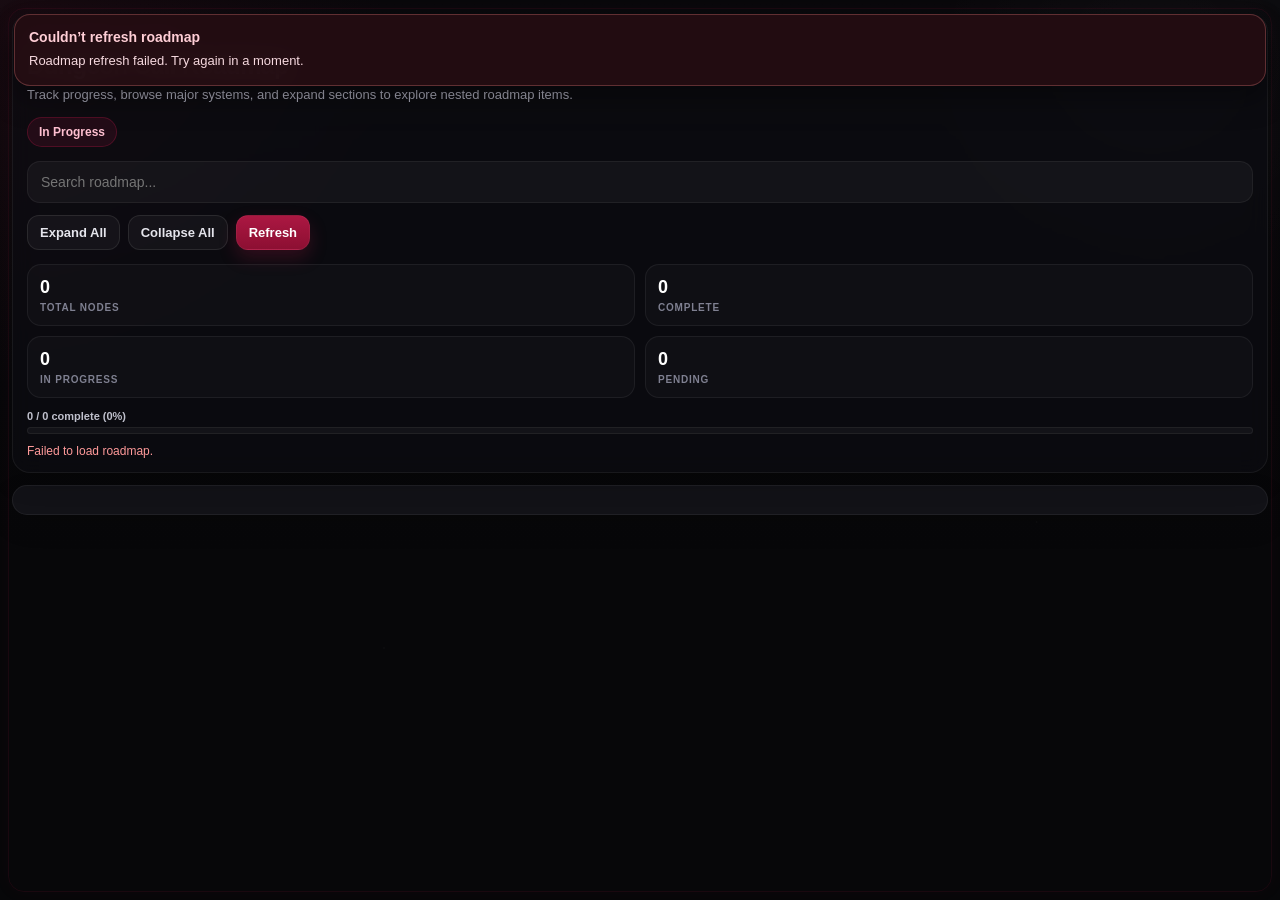
<file: viewer-mobile.html>
<!DOCTYPE html>
<html lang="en">
<head>
  <meta charset="UTF-8" />
  <meta name="viewport" content="width=device-width, initial-scale=1.0, viewport-fit=cover" />
  <title>Dungeon Call Roadmap Mobile</title>
  <style>
    :root {
      --bg: #070709;
      --surface: rgba(20, 20, 26, 0.92);
      --surface-soft: rgba(255, 255, 255, 0.025);
      --border: rgba(255, 255, 255, 0.06);
      --text: #f4f4f7;
      --muted: #a7a7b5;
      --muted-2: #7f8091;
      --accent: #be1a48;
      --shadow-lg: 0 18px 40px rgba(0, 0, 0, 0.30);
      --shadow-md: 0 10px 24px rgba(0, 0, 0, 0.18);
    }

    * {
      box-sizing: border-box;
      min-width: 0;
    }

    html, body {
      margin: 0;
      padding: 0;
      width: 100%;
      max-width: 100%;
      min-height: 100%;
      overflow-x: hidden;
      background: var(--bg);
      color: var(--text);
      font-family: Inter, Arial, sans-serif;
    }

    body {
      position: relative;
      background:
        radial-gradient(circle at top left, rgba(190, 26, 72, 0.08), transparent 28%),
        radial-gradient(circle at 90% 12%, rgba(255,255,255,0.025), transparent 18%),
        linear-gradient(180deg, #0a0a0d 0%, #070709 100%);
    }

    body::before {
      content: "";
      position: fixed;
      inset: 0;
      z-index: 0;
      pointer-events: none;
      opacity: 0.10;
      background-image:
        radial-gradient(1px 1px at 12% 20%, rgba(255,255,255,0.85), transparent),
        radial-gradient(1px 1px at 30% 72%, rgba(255,255,255,0.7), transparent),
        radial-gradient(1.3px 1.3px at 52% 40%, rgba(255,255,255,0.8), transparent),
        radial-gradient(1px 1px at 81% 58%, rgba(255,255,255,0.7), transparent);
    }

    body::after {
      content: "";
      position: fixed;
      inset: 0;
      margin: 8px;
      border-radius: 16px;
      border: 1px solid rgba(190, 26, 72, 0.10);
      box-shadow: 0 0 20px rgba(190, 26, 72, 0.04);
      pointer-events: none;
      z-index: 1;
    }

    #app {
      position: relative;
      z-index: 2;
      width: 100%;
      max-width: 100%;
      padding: calc(14px + env(safe-area-inset-top)) 12px calc(24px + env(safe-area-inset-bottom));
      overflow-x: hidden;
    }

    .hero {
      width: 100%;
      max-width: 100%;
      background: rgba(13, 13, 18, 0.68);
      border: 1px solid var(--border);
      border-radius: 18px;
      padding: 14px;
      backdrop-filter: blur(10px);
      -webkit-backdrop-filter: blur(10px);
      box-shadow: var(--shadow-md);
      margin-bottom: 12px;
    }

    .eyebrow {
      display: inline-block;
      font-size: 10px;
      letter-spacing: 0.14em;
      text-transform: uppercase;
      color: #d98aa0;
      margin-bottom: 8px;
      font-weight: 700;
    }

    .hero h1 {
      margin: 0;
      font-size: 24px;
      line-height: 1.1;
      letter-spacing: -0.02em;
      word-break: break-word;
    }

    .hero p {
      margin: 6px 0 0;
      color: var(--muted);
      font-size: 13px;
      line-height: 1.5;
    }

    #rootStatusBadge {
      margin-top: 12px;
    }

    #searchInput {
      width: 100%;
      max-width: 100%;
      margin-top: 14px;
      background: rgba(255,255,255,0.04);
      color: var(--text);
      border: 1px solid var(--border);
      border-radius: 13px;
      padding: 12px 13px;
      font-size: 14px;
      outline: none;
      transition: 0.18s ease;
    }

    #searchInput:focus {
      border-color: rgba(190, 26, 72, 0.42);
      box-shadow: 0 0 0 4px rgba(190, 26, 72, 0.10);
      background: rgba(255,255,255,0.05);
    }

    .toolbar {
      display: flex;
      gap: 8px;
      flex-wrap: wrap;
      margin-top: 12px;
    }

    button {
      appearance: none;
      background: rgba(255,255,255,0.04);
      color: #e5e5ec;
      border: 1px solid rgba(255,255,255,0.09);
      border-radius: 12px;
      padding: 9px 12px;
      font-size: 13px;
      font-weight: 600;
      cursor: pointer;
      max-width: 100%;
      transition: 0.18s ease;
    }

    button:hover {
      background: rgba(255,255,255,0.07);
      border-color: rgba(255,255,255,0.14);
      transform: translateY(-1px);
    }

    .primaryBtn {
      background: linear-gradient(180deg, rgba(190, 26, 72, 0.9), rgba(148, 16, 53, 0.95));
      border-color: rgba(255,255,255,0.05);
      color: #fff;
      box-shadow: 0 8px 18px rgba(190, 26, 72, 0.22);
    }

    .primaryBtn:hover {
      background: linear-gradient(180deg, rgba(206, 33, 82, 0.98), rgba(162, 19, 59, 0.98));
    }

    .statusBadge {
      display: inline-flex;
      align-items: center;
      gap: 8px;
      border-radius: 999px;
      padding: 7px 11px;
      font-size: 12px;
      font-weight: 700;
      border: 1px solid transparent;
      white-space: nowrap;
      max-width: 100%;
    }

    .status-pending {
      background: rgba(255,255,255,0.04);
      border-color: rgba(255,255,255,0.08);
      color: #c8c8d4;
    }

    .status-progress {
      background: rgba(190, 26, 72, 0.12);
      border-color: rgba(190, 26, 72, 0.30);
      color: #ffc0d1;
    }

    .status-complete {
      background: rgba(110, 240, 138, 0.12);
      border-color: rgba(110, 240, 138, 0.34);
      color: #c7ffd4;
    }

    .stats {
      display: grid;
      grid-template-columns: repeat(2, minmax(0, 1fr));
      gap: 10px;
      margin-top: 14px;
    }

    .statCard {
      background: var(--surface-soft);
      border: 1px solid var(--border);
      border-radius: 14px;
      padding: 12px;
      min-width: 0;
    }

    .statValue {
      font-size: 18px;
      font-weight: 800;
      color: #fff;
      letter-spacing: -0.02em;
    }

    .statLabel {
      margin-top: 4px;
      font-size: 10px;
      color: var(--muted-2);
      text-transform: uppercase;
      letter-spacing: 0.08em;
      font-weight: 700;
    }

    .progressWrap {
      margin: 12px 0 0;
      width: 100%;
    }

    .progressText {
      font-size: 11px;
      color: #c0c1cd;
      margin-bottom: 5px;
      font-weight: 600;
      word-break: break-word;
    }

    .progressTrack {
      width: 100%;
      height: 7px;
      background: rgba(255,255,255,0.04);
      border: 1px solid rgba(255,255,255,0.06);
      border-radius: 999px;
      overflow: hidden;
    }

    .progressFill {
      height: 100%;
      width: 0%;
      background: linear-gradient(90deg, #be1a48, #ff5c90);
      border-radius: 999px;
      transition: width 0.25s ease;
    }

    #statusLine {
      margin-top: 10px;
      font-size: 12px;
      color: var(--muted);
    }

    .rootCard,
    .panel {
      width: 100%;
      max-width: 100%;
      background: var(--surface);
      border: 1px solid var(--border);
      border-radius: 18px;
      padding: 14px;
      box-shadow: var(--shadow-md);
      overflow: hidden;
    }

    .rootCard {
      margin-bottom: 12px;
    }

    .rootHeader,
    .panelHeader,
    .treeNodeHeader {
      display: flex;
      justify-content: space-between;
      align-items: flex-start;
      gap: 10px;
      flex-wrap: wrap;
    }

    .rootTitle,
    .panelHeader h2,
    .treeNodeTitle {
      margin: 0;
      font-weight: 800;
      letter-spacing: -0.02em;
      word-break: break-word;
    }

    .rootTitle {
      font-size: 22px;
    }

    .panelHeader h2 {
      font-size: 18px;
      line-height: 1.15;
    }

    .treeNodeTitle {
      font-size: 14px;
      line-height: 1.22;
      letter-spacing: -0.01em;
    }

    .rootDescription,
    .panelDescription,
    .treeNodeDescription {
      margin: 0;
      color: var(--muted);
      line-height: 1.5;
      font-size: 13px;
      white-space: pre-wrap;
      word-break: break-word;
    }

    .rootDescription {
      margin-top: 8px;
    }

    .miniDescription {
      margin-top: 4px;
      font-size: 12px;
      line-height: 1.45;
      color: var(--muted);
      word-break: break-word;
    }

    .metaRow {
      display: flex;
      gap: 6px;
      flex-wrap: wrap;
      margin: 10px 0 0;
      width: 100%;
    }

    .metaChip {
      display: inline-flex;
      align-items: center;
      gap: 6px;
      border-radius: 999px;
      padding: 5px 8px;
      font-size: 10.5px;
      font-weight: 700;
      border: 1px solid rgba(255,255,255,0.06);
      background: rgba(255,255,255,0.03);
      color: #c1c2ce;
      max-width: 100%;
    }

    #panels {
      display: flex;
      flex-direction: column;
      gap: 12px;
      width: 100%;
      max-width: 100%;
    }

    .panel.status-panel-progress {
      border-color: rgba(190, 26, 72, 0.18);
    }

    .panel.status-panel-complete {
      border-color: rgba(110, 240, 138, 0.18);
    }

    .panel.hiddenBySearch {
      display: none;
    }

    .panelBody {
      margin-top: 10px;
    }

    .panel.status-panel-complete .progressFill,
    .treeNode.completeNode .progressFill,
    .rootCard.status-root-complete .progressFill {
      background: linear-gradient(90deg, #52e878, #8dffab);
    }

    .nodeActions {
      display: flex;
      gap: 8px;
      flex-wrap: wrap;
      margin-top: 10px;
      width: 100%;
    }

    .treeNode {
      width: 100%;
      max-width: 100%;
      background: rgba(255,255,255,0.02);
      border: 1px solid var(--border);
      border-radius: 13px;
      padding: 10px;
      margin-top: 8px;
      overflow: hidden;
    }

    .treeNode.completeNode {
      border-color: rgba(110, 240, 138, 0.18);
    }

    .treeNode.matched {
      border-color: rgba(190, 26, 72, 0.30);
      box-shadow: 0 0 0 1px rgba(190, 26, 72, 0.10);
    }

    .childrenWrap {
      margin-top: 8px;
      padding-left: 10px;
      border-left: 1px solid rgba(255,255,255,0.06);
      width: 100%;
    }

    .emptyState {
      color: var(--muted-2);
      font-size: 12px;
      padding-top: 6px;
    }

    #loadingOverlay {
      position: fixed;
      inset: 0;
      background: rgba(4,4,8,0.82);
      backdrop-filter: blur(8px);
      z-index: 100;
      display: flex;
      align-items: center;
      justify-content: center;
    }

    #loadingCard {
      background: var(--surface);
      border: 1px solid var(--border);
      border-radius: 18px;
      padding: 24px 28px;
      text-align: center;
      box-shadow: var(--shadow-lg);
      min-width: 220px;
      max-width: calc(100vw - 32px);
    }

    #loadingText {
      font-size: 14px;
      color: #e2e2ea;
    }

    .spinner {
      width: 34px;
      height: 34px;
      border: 3px solid rgba(255,255,255,0.10);
      border-top: 3px solid #be1a48;
      border-radius: 50%;
      animation: spin 0.95s linear infinite;
      margin: 0 auto 14px;
    }

    #errorPanel {
      position: fixed;
      top: 14px;
      left: 14px;
      right: 14px;
      z-index: 40;
      background: rgba(36, 13, 18, 0.96);
      border: 1px solid rgba(255, 138, 138, 0.28);
      border-radius: 16px;
      padding: 14px;
      box-shadow: 0 14px 28px rgba(0,0,0,0.35);
      backdrop-filter: blur(12px);
      display: none;
    }

    #errorPanel.show {
      display: block;
    }

    #errorPanelTitle {
      font-size: 14px;
      font-weight: 800;
      color: #ffced6;
      margin-bottom: 6px;
    }

    #errorPanelText {
      font-size: 13px;
      line-height: 1.5;
      color: #f6d9df;
    }

    @keyframes spin {
      to { transform: rotate(360deg); }
    }
  </style>
</head>
<body>
  <div id="loadingOverlay">
    <div id="loadingCard">
      <div class="spinner"></div>
      <div id="loadingText">Loading roadmap...</div>
    </div>
  </div>

  <div id="errorPanel">
    <div id="errorPanelTitle">Couldn’t refresh roadmap</div>
    <div id="errorPanelText">Trying again when the page becomes active.</div>
  </div>

  <div id="app">
    <section class="hero">
      <div class="eyebrow">Development roadmap</div>
      <h1>Dungeon Call Roadmap</h1>
      <p>Track progress, browse major systems, and expand sections to explore nested roadmap items.</p>

      <div id="rootStatusBadge" class="statusBadge status-progress">In Progress</div>

      <input id="searchInput" type="text" placeholder="Search roadmap..." autocomplete="off" />

      <div class="toolbar">
        <button onclick="expandAllSections()">Expand All</button>
        <button onclick="collapseAllSections()">Collapse All</button>
        <button class="primaryBtn" onclick="reloadRoadmap()">Refresh</button>
      </div>

      <div class="stats">
        <div class="statCard">
          <div class="statValue" id="statTotal">0</div>
          <div class="statLabel">Total Nodes</div>
        </div>
        <div class="statCard">
          <div class="statValue" id="statComplete">0</div>
          <div class="statLabel">Complete</div>
        </div>
        <div class="statCard">
          <div class="statValue" id="statProgress">0</div>
          <div class="statLabel">In Progress</div>
        </div>
        <div class="statCard">
          <div class="statValue" id="statPending">0</div>
          <div class="statLabel">Pending</div>
        </div>
      </div>

      <div class="progressWrap">
        <div class="progressText" id="globalProgressText">0 / 0 complete (0%)</div>
        <div class="progressTrack">
          <div class="progressFill" id="globalProgressFill" style="width:0%"></div>
        </div>
      </div>

      <div id="statusLine">Loading roadmap...</div>
    </section>

    <section id="rootPanel" class="rootCard"></section>
    <section id="panels"></section>
  </div>

  <script>
    const RAW_JSON_URL = "https://raw.githubusercontent.com/fluxsaloris/Roadmap/main/roadmap.json";

    let graphData = { nodes: [], edges: [] };
    let childMap = new Map();
    let nodeMap = new Map();
    let rootId = null;
    let expandedNodes = new Set();
    let collapsedPanels = new Set();
    let currentSearch = "";

    function showLoading(text = "Loading roadmap...") {
      document.getElementById("loadingText").textContent = text;
      document.getElementById("loadingOverlay").style.display = "flex";
    }

    function hideLoading() {
      document.getElementById("loadingOverlay").style.display = "none";
    }

    function setStatus(text, isError = false) {
      const el = document.getElementById("statusLine");
      el.textContent = text;
      el.style.color = isError ? "#ff9a9a" : "#a7a7b5";
    }

    function showErrorPanel(message) {
      document.getElementById("errorPanelText").textContent = message;
      document.getElementById("errorPanel").classList.add("show");
    }

    function hideErrorPanel() {
      document.getElementById("errorPanel").classList.remove("show");
    }

    function normalizeGraphData(raw) {
      const rawNodes = Array.isArray(raw?.nodes) ? raw.nodes : [];
      const rawEdges = Array.isArray(raw?.edges) ? raw.edges : [];

      return {
        nodes: rawNodes.map(n => ({
          id: Number(n.id),
          label: n.label || "Unnamed",
          status: n.status || "pending",
          description: n.description || "Coming Soon",
          x: typeof n.x === "number" ? n.x : null,
          y: typeof n.y === "number" ? n.y : null
        })),
        edges: rawEdges.map((e, index) => ({
          id: `${e.from}->${e.to}-${index}`,
          from: Number(e.from),
          to: Number(e.to)
        }))
      };
    }

    function rebuildMaps() {
      childMap = new Map();
      nodeMap = new Map();

      for (const node of graphData.nodes) {
        nodeMap.set(Number(node.id), node);
        childMap.set(Number(node.id), []);
      }

      for (const edge of graphData.edges) {
        const from = Number(edge.from);
        const to = Number(edge.to);
        if (!childMap.has(from)) childMap.set(from, []);
        childMap.get(from).push(to);
      }

      for (const [id, kids] of childMap.entries()) {
        kids.sort((a, b) => {
          const na = nodeMap.get(a);
          const nb = nodeMap.get(b);
          const ax = typeof na?.x === "number" ? na.x : 0;
          const bx = typeof nb?.x === "number" ? nb.x : 0;
          if (ax !== bx) return ax - bx;

          const ay = typeof na?.y === "number" ? na.y : 0;
          const by = typeof nb?.y === "number" ? nb.y : 0;
          if (ay !== by) return ay - by;

          return (na?.label || "").localeCompare(nb?.label || "");
        });
      }
    }

    function getRootId() {
      const childIds = new Set(graphData.edges.map(e => Number(e.to)));
      const root = graphData.nodes.find(n => !childIds.has(Number(n.id)));
      return root ? Number(root.id) : (graphData.nodes[0] ? Number(graphData.nodes[0].id) : null);
    }

    function getNodeById(id) {
      return nodeMap.get(Number(id)) || null;
    }

    function getChildren(id) {
      return childMap.get(Number(id)) || [];
    }

    function getStatusLabel(status) {
      if (status === "complete") return "Done";
      if (status === "progress") return "In Progress";
      return "Pending";
    }

    function getCompletionStats(id) {
      const ids = [Number(id)];
      const stack = [Number(id)];

      while (stack.length) {
        const current = stack.pop();
        const children = getChildren(current);
        for (const childId of children) {
          ids.push(Number(childId));
          stack.push(Number(childId));
        }
      }

      const nodes = ids.map(getNodeById).filter(Boolean);
      const total = nodes.length;
      const complete = nodes.filter(n => n.status === "complete").length;
      const progress = nodes.filter(n => n.status === "progress").length;
      const pending = total - complete - progress;
      const percent = total ? Math.round((complete / total) * 100) : 0;

      return { total, complete, progress, pending, percent };
    }

    function updateStats() {
      const total = graphData.nodes.length;
      const complete = graphData.nodes.filter(n => n.status === "complete").length;
      const progress = graphData.nodes.filter(n => n.status === "progress").length;
      const pending = total - complete - progress;
      const percent = total ? Math.round((complete / total) * 100) : 0;

      document.getElementById("statTotal").textContent = total;
      document.getElementById("statComplete").textContent = complete;
      document.getElementById("statProgress").textContent = progress;
      document.getElementById("statPending").textContent = pending;
      document.getElementById("globalProgressText").textContent = `${complete} / ${total} complete (${percent}%)`;
      document.getElementById("globalProgressFill").style.width = `${percent}%`;

      const rootNode = getNodeById(rootId);
      const badge = document.getElementById("rootStatusBadge");
      badge.className = `statusBadge status-${rootNode?.status || "pending"}`;
      badge.textContent = getStatusLabel(rootNode?.status || "pending");

      const rootPanel = document.getElementById("rootPanel");
      rootPanel.className = `rootCard status-root-${rootNode?.status || "pending"}`;
    }

    function escapeHtml(value) {
      return String(value)
        .replaceAll("&", "&amp;")
        .replaceAll("<", "&lt;")
        .replaceAll(">", "&gt;")
        .replaceAll('"', "&quot;")
        .replaceAll("'", "&#039;");
    }

    function matchesSearch(node, search) {
      if (!search) return true;
      const hay = `${node.label} ${node.description}`.toLowerCase();
      return hay.includes(search);
    }

    function subtreeMatches(id, search) {
      const node = getNodeById(id);
      if (!node) return false;
      if (matchesSearch(node, search)) return true;
      return getChildren(id).some(childId => subtreeMatches(childId, search));
    }

    function createStatusBadge(status) {
      return `<span class="statusBadge status-${status}">${getStatusLabel(status)}</span>`;
    }

    function countDescendants(id) {
      let count = 0;
      const stack = [...getChildren(id)];
      while (stack.length) {
        const current = stack.pop();
        count++;
        stack.push(...getChildren(current));
      }
      return count;
    }

    function renderProgressBar(stats) {
      return `
        <div class="progressWrap">
          <div class="progressText">${stats.complete} / ${stats.total} complete (${stats.percent}%)</div>
          <div class="progressTrack">
            <div class="progressFill" style="width:${stats.percent}%"></div>
          </div>
        </div>
      `;
    }

    function toggleSection(id) {
      const normalized = Number(id);
      if (expandedNodes.has(normalized)) expandedNodes.delete(normalized);
      else expandedNodes.add(normalized);
      renderPanels();
    }

    function togglePanel(id) {
      const normalized = Number(id);
      if (collapsedPanels.has(normalized)) collapsedPanels.delete(normalized);
      else collapsedPanels.add(normalized);
      renderPanels();
    }

    function renderTreeNode(id, search) {
      const node = getNodeById(id);
      if (!node) return "";

      const children = getChildren(id).filter(childId => subtreeMatches(childId, search));
      const selfMatch = matchesSearch(node, search);
      const subtreeMatch = selfMatch || children.length > 0;
      if (!subtreeMatch) return "";

      const isExpanded = expandedNodes.has(Number(id)) || !!search;
      const hasChildren = children.length > 0;
      const matchedClass = selfMatch ? " matched" : "";
      const stats = getCompletionStats(id);

      return `
        <div class="treeNode${matchedClass}${node.status === "complete" ? " completeNode" : ""}">
          <div class="treeNodeHeader">
            <div>
              <h3 class="treeNodeTitle">${escapeHtml(node.label)}</h3>
              ${node.description ? `<div class="miniDescription">${escapeHtml(node.description).slice(0, 120)}${node.description.length > 120 ? "..." : ""}</div>` : ""}
            </div>
            ${createStatusBadge(node.status)}
          </div>

          <div class="metaRow">
            <span class="metaChip">${stats.total - 1} nested</span>
            <span class="metaChip">${stats.percent}% done</span>
          </div>

          ${renderProgressBar(stats)}

          ${node.description ? `<p class="treeNodeDescription">${escapeHtml(node.description)}</p>` : ""}

          ${hasChildren ? `
            <div class="nodeActions">
              <button onclick="toggleSection(${id})">${isExpanded ? "Collapse" : "Expand"} (${children.length})</button>
            </div>
            ${isExpanded ? `<div class="childrenWrap">${children.map(childId => renderTreeNode(childId, search)).join("")}</div>` : ""}
          ` : ""}
        </div>
      `;
    }

    function renderRootPanel() {
      const rootNode = getNodeById(rootId);
      if (!rootNode) return;
      const stats = getCompletionStats(rootId);

      document.getElementById("rootPanel").innerHTML = `
        <div class="rootHeader">
          <div>
            <h2 class="rootTitle">${escapeHtml(rootNode.label)}</h2>
            ${rootNode.description ? `<div class="miniDescription">${escapeHtml(rootNode.description).slice(0, 200)}${rootNode.description.length > 200 ? "..." : ""}</div>` : ""}
          </div>
          ${createStatusBadge(rootNode.status)}
        </div>

        <div class="metaRow">
          <span class="metaChip">${stats.total - 1} total sub-items</span>
          <span class="metaChip">${stats.percent}% complete</span>
        </div>

        ${renderProgressBar(stats)}

        ${rootNode.description ? `<p class="rootDescription">${escapeHtml(rootNode.description)}</p>` : ""}
      `;
    }

    function renderPanels() {
      const panelsEl = document.getElementById("panels");
      const mainChildren = getChildren(rootId);
      const search = currentSearch.trim().toLowerCase();

      panelsEl.innerHTML = mainChildren.map(id => {
        const node = getNodeById(id);
        if (!node) return "";

        const visible = subtreeMatches(id, search);
        const childIds = getChildren(id).filter(childId => subtreeMatches(childId, search));
        const descendants = countDescendants(id);
        const stats = getCompletionStats(id);
        const isCollapsed = collapsedPanels.has(Number(id)) && !search;

        return `
          <article class="panel status-panel-${node.status}${visible ? "" : " hiddenBySearch"}">
            <div class="panelHeader">
              <div>
                <h2>${escapeHtml(node.label)}</h2>
                <p class="panelDescription">${escapeHtml(node.description || "No description yet.")}</p>
              </div>
              ${createStatusBadge(node.status)}
            </div>

            <div class="metaRow">
              <span class="metaChip">${descendants} sub-items</span>
              <span class="metaChip">${childIds.length} direct children</span>
              <span class="metaChip">${stats.percent}% complete</span>
            </div>

            ${renderProgressBar(stats)}

            <div class="nodeActions">
              <button onclick="togglePanel(${id})">${isCollapsed ? "Expand Panel" : "Collapse Panel"}</button>
            </div>

            ${isCollapsed ? "" : `
              <div class="panelBody">
                ${childIds.length
                  ? childIds.map(childId => renderTreeNode(childId, search)).join("")
                  : `<div class="emptyState">No child items yet.</div>`
                }
              </div>
            `}
          </article>
        `;
      }).join("");
    }

    function expandAllSections() {
      collapsedPanels.clear();
      for (const node of graphData.nodes) {
        if (getChildren(node.id).length) expandedNodes.add(Number(node.id));
      }
      renderPanels();
    }

    function collapseAllSections() {
      expandedNodes.clear();
      collapsedPanels.clear();
      const topLevel = getChildren(rootId);
      for (const id of topLevel) collapsedPanels.add(Number(id));
      renderPanels();
    }

    async function reloadRoadmap() {
      try {
        showLoading("Loading roadmap...");
        setStatus("Loading latest roadmap...");

        const res = await fetch(RAW_JSON_URL + "?v=" + Date.now(), {
          cache: "no-store"
        });

        if (!res.ok) throw new Error("Could not load roadmap.json");

        graphData = normalizeGraphData(await res.json());
        rebuildMaps();
        rootId = getRootId();
        updateStats();
        renderRootPanel();
        renderPanels();

        hideErrorPanel();
        setStatus("Loaded latest roadmap.");
        hideLoading();
      } catch (err) {
        console.error(err);
        setStatus("Failed to load roadmap.", true);
        showErrorPanel("Roadmap refresh failed. Try again in a moment.");
        hideLoading();
      }
    }

    document.addEventListener("DOMContentLoaded", () => {
      const input = document.getElementById("searchInput");
      input.addEventListener("input", () => {
        currentSearch = input.value || "";
        renderPanels();
      });
    });

    document.addEventListener("visibilitychange", () => {
      if (!document.hidden) reloadRoadmap();
    });

    window.toggleSection = toggleSection;
    window.togglePanel = togglePanel;
    window.expandAllSections = expandAllSections;
    window.collapseAllSections = collapseAllSections;
    window.reloadRoadmap = reloadRoadmap;

    reloadRoadmap();
  </script>
</body>
</html>
</file>
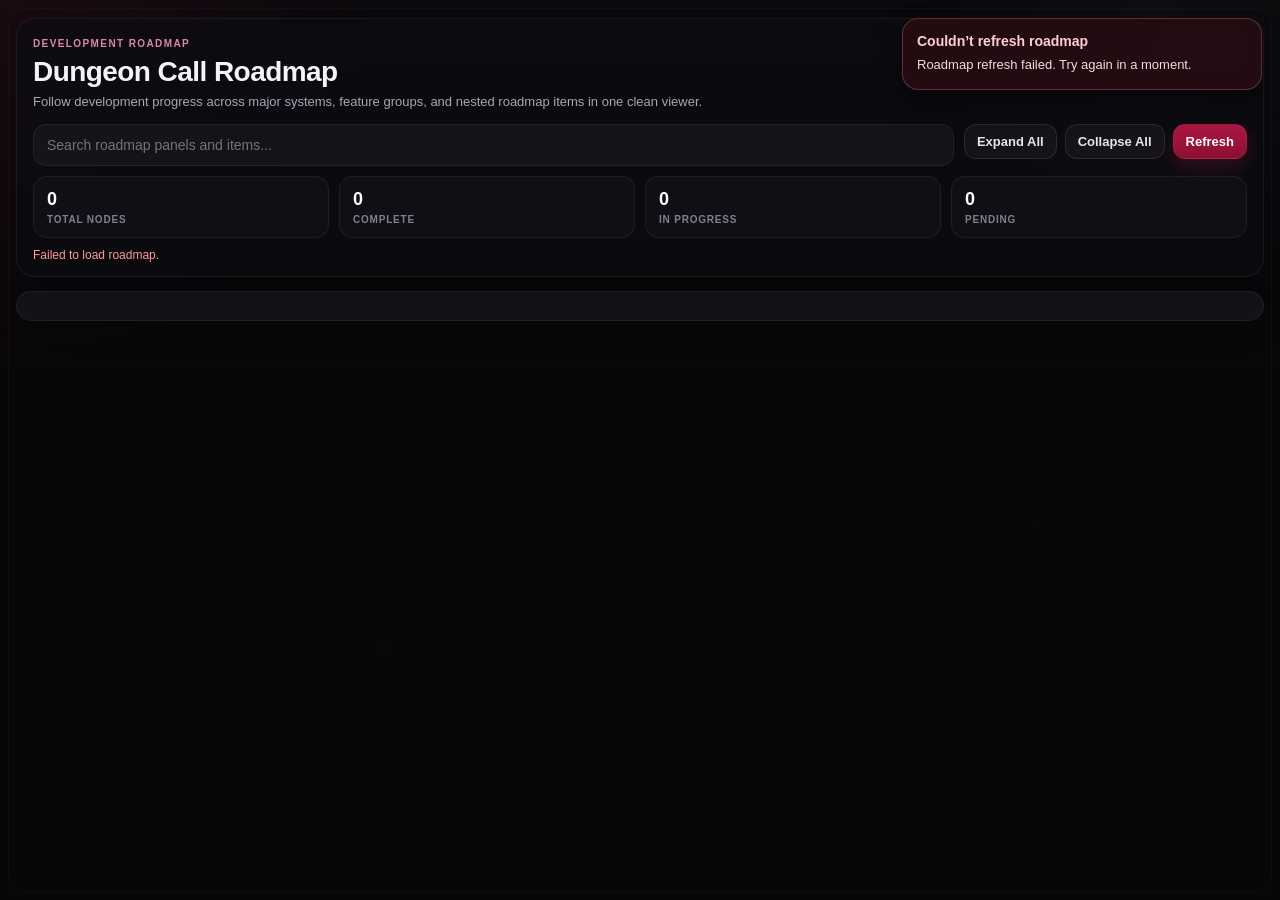
<file: viewer.html>
<!DOCTYPE html>
<html lang="en">
<head>
  <meta charset="UTF-8" />
  <meta name="viewport" content="width=device-width, initial-scale=1.0" />
  <title>Dungeon Call Roadmap</title>

  <script>
    if (window.innerWidth <= 768) {
      window.location.replace("./viewer-mobile.html");
    }
  </script>

  <style>
    :root {
      --bg: #070709;
      --surface: rgba(20, 20, 26, 0.92);
      --surface-soft: rgba(255, 255, 255, 0.025);
      --border: rgba(255, 255, 255, 0.06);
      --text: #f4f4f7;
      --muted: #a7a7b5;
      --muted-2: #7f8091;
      --accent: #be1a48;
      --shadow-lg: 0 18px 40px rgba(0, 0, 0, 0.30);
      --shadow-md: 0 10px 24px rgba(0, 0, 0, 0.18);
    }

    * { box-sizing: border-box; }

    html, body {
      margin: 0;
      padding: 0;
      min-height: 100%;
      background: var(--bg);
      color: var(--text);
      font-family: Inter, Arial, sans-serif;
    }

    body {
      position: relative;
      background:
        radial-gradient(circle at top left, rgba(190, 26, 72, 0.08), transparent 28%),
        radial-gradient(circle at 90% 12%, rgba(255,255,255,0.025), transparent 18%),
        linear-gradient(180deg, #0a0a0d 0%, #070709 100%);
      overflow-x: hidden;
    }

    body::before {
      content: "";
      position: fixed;
      inset: 0;
      z-index: 0;
      pointer-events: none;
      opacity: 0.10;
      background-image:
        radial-gradient(1px 1px at 12% 20%, rgba(255,255,255,0.85), transparent),
        radial-gradient(1px 1px at 30% 72%, rgba(255,255,255,0.7), transparent),
        radial-gradient(1.3px 1.3px at 52% 40%, rgba(255,255,255,0.8), transparent),
        radial-gradient(1px 1px at 81% 58%, rgba(255,255,255,0.7), transparent);
    }

    body::after {
      content: "";
      position: fixed;
      inset: 0;
      margin: 8px;
      border-radius: 16px;
      border: 1px solid rgba(190, 26, 72, 0.10);
      box-shadow: 0 0 20px rgba(190, 26, 72, 0.04);
      pointer-events: none;
      z-index: 1;
    }

    #app {
      position: relative;
      z-index: 2;
      max-width: 1620px;
      margin: 0 auto;
      padding: 18px 16px 34px;
    }

    .hero {
      position: sticky;
      top: 8px;
      z-index: 20;
      background: rgba(13, 13, 18, 0.68);
      border: 1px solid var(--border);
      border-radius: 18px;
      padding: 14px 16px;
      backdrop-filter: blur(10px);
      -webkit-backdrop-filter: blur(10px);
      box-shadow: var(--shadow-md);
      margin-bottom: 14px;
    }

    .heroTop {
      display: flex;
      gap: 14px;
      align-items: flex-start;
      justify-content: space-between;
      flex-wrap: wrap;
    }

    .heroTitle {
      min-width: 280px;
      flex: 1;
    }

    .eyebrow {
      display: inline-block;
      font-size: 10px;
      letter-spacing: 0.14em;
      text-transform: uppercase;
      color: #d98aa0;
      margin-bottom: 8px;
      font-weight: 700;
    }

    .heroTitle h1 {
      margin: 0;
      font-size: 28px;
      line-height: 1.05;
      letter-spacing: -0.02em;
    }

    .heroTitle p {
      margin: 6px 0 0;
      color: var(--muted);
      font-size: 13px;
      line-height: 1.5;
      max-width: 820px;
    }

    .topRightMeta {
      display: flex;
      gap: 8px;
      flex-wrap: wrap;
      align-items: flex-start;
      justify-content: flex-end;
    }

    .statusBadge {
      display: inline-flex;
      align-items: center;
      gap: 8px;
      border-radius: 999px;
      padding: 7px 11px;
      font-size: 12px;
      font-weight: 700;
      border: 1px solid transparent;
      white-space: nowrap;
    }

    .status-pending {
      background: rgba(255,255,255,0.04);
      border-color: rgba(255,255,255,0.08);
      color: #c8c8d4;
    }

    .status-progress {
      background: rgba(190, 26, 72, 0.12);
      border-color: rgba(190, 26, 72, 0.30);
      color: #ffc0d1;
    }

    .status-complete {
      background: rgba(110, 240, 138, 0.12);
      border-color: rgba(110, 240, 138, 0.34);
      color: #c7ffd4;
    }

    .heroControls {
      margin-top: 12px;
      display: grid;
      grid-template-columns: minmax(240px, 1.15fr) auto;
      gap: 10px;
      align-items: start;
    }

    #searchInput {
      width: 100%;
      background: rgba(255,255,255,0.04);
      color: var(--text);
      border: 1px solid var(--border);
      border-radius: 13px;
      padding: 12px 13px;
      font-size: 14px;
      outline: none;
      transition: 0.18s ease;
    }

    #searchInput:focus {
      border-color: rgba(190, 26, 72, 0.42);
      box-shadow: 0 0 0 4px rgba(190, 26, 72, 0.10);
      background: rgba(255,255,255,0.05);
    }

    .toolbar {
      display: flex;
      gap: 8px;
      flex-wrap: wrap;
      justify-content: flex-end;
    }

    button {
      appearance: none;
      background: rgba(255,255,255,0.04);
      color: #e5e5ec;
      border: 1px solid rgba(255,255,255,0.09);
      border-radius: 12px;
      padding: 9px 12px;
      font-size: 13px;
      font-weight: 600;
      cursor: pointer;
      transition: 0.18s ease;
      box-shadow: none;
    }

    button:hover {
      background: rgba(255,255,255,0.07);
      border-color: rgba(255,255,255,0.14);
      transform: translateY(-1px);
    }

    .primaryBtn {
      background: linear-gradient(180deg, rgba(190, 26, 72, 0.9), rgba(148, 16, 53, 0.95));
      border-color: rgba(255,255,255,0.05);
      color: #fff;
      box-shadow: 0 8px 18px rgba(190, 26, 72, 0.22);
    }

    .primaryBtn:hover {
      background: linear-gradient(180deg, rgba(206, 33, 82, 0.98), rgba(162, 19, 59, 0.98));
    }

    .stats {
      display: grid;
      grid-template-columns: repeat(4, minmax(110px, 1fr));
      gap: 10px;
      margin-top: 10px;
    }

    .statCard {
      background: var(--surface-soft);
      border: 1px solid var(--border);
      border-radius: 14px;
      padding: 12px 13px;
    }

    .statValue {
      font-size: 18px;
      font-weight: 800;
      color: #fff;
      letter-spacing: -0.02em;
    }

    .statLabel {
      margin-top: 4px;
      font-size: 10px;
      color: var(--muted-2);
      text-transform: uppercase;
      letter-spacing: 0.08em;
      font-weight: 700;
    }

    #statusLine {
      margin-top: 10px;
      font-size: 12px;
      color: var(--muted);
    }

    .rootCard,
    .panel {
      background: var(--surface);
      border: 1px solid var(--border);
      border-radius: 18px;
      padding: 14px;
      box-shadow: var(--shadow-md);
    }

    .rootCard {
      margin-bottom: 14px;
    }

    .rootHeader,
    .panelHeader {
      display: flex;
      justify-content: space-between;
      gap: 10px;
      align-items: flex-start;
      flex-wrap: wrap;
    }

    .rootTitle,
    .panelHeaderText h2 {
      margin: 0;
      font-weight: 800;
      letter-spacing: -0.02em;
    }

    .rootTitle {
      font-size: 26px;
    }

    .panelHeaderText h2 {
      font-size: 19px;
      line-height: 1.1;
    }

    .rootDescription,
    .panelDescription,
    .treeNodeDescription {
      margin: 0;
      color: var(--muted);
      line-height: 1.5;
      font-size: 13px;
      white-space: pre-wrap;
    }

    .rootDescription {
      margin-top: 8px;
    }

    .miniDescription {
      margin-top: 4px;
      font-size: 12px;
      line-height: 1.45;
      color: var(--muted);
    }

    .panelTopMeta {
      display: flex;
      gap: 6px;
      flex-wrap: wrap;
      margin: 10px 0 8px;
    }

    .metaChip {
      display: inline-flex;
      align-items: center;
      gap: 6px;
      border-radius: 999px;
      padding: 5px 8px;
      font-size: 10.5px;
      font-weight: 700;
      border: 1px solid rgba(255,255,255,0.06);
      background: rgba(255,255,255,0.03);
      color: #c1c2ce;
    }

    .progressWrap {
      margin: 8px 0 10px;
    }

    .progressText {
      font-size: 11px;
      color: #c0c1cd;
      margin-bottom: 5px;
      font-weight: 600;
    }

    .progressTrack {
      width: 100%;
      height: 7px;
      background: rgba(255,255,255,0.04);
      border: 1px solid rgba(255,255,255,0.06);
      border-radius: 999px;
      overflow: hidden;
    }

    .progressFill {
      height: 100%;
      width: 0%;
      background: linear-gradient(90deg, #be1a48, #ff5c90);
      border-radius: 999px;
      transition: width 0.25s ease;
    }

    .panel.status-panel-complete .progressFill,
    .treeNode.completeNode .progressFill,
    .rootCard.status-root-complete .progressFill {
      background: linear-gradient(90deg, #52e878, #8dffab);
    }

    #panels {
      display: grid;
      grid-template-columns: repeat(2, minmax(320px, 1fr));
      gap: 14px;
      align-items: start;
    }

    .panel {
      min-height: 120px;
      height: fit-content;
      align-self: start;
    }

    .panel.status-panel-progress {
      border-color: rgba(190, 26, 72, 0.18);
    }

    .panel.status-panel-complete {
      border-color: rgba(110, 240, 138, 0.18);
    }

    .panel.hiddenBySearch {
      display: none;
    }

    .panelBody {
      margin-top: 10px;
    }

    .treeNode {
      background: rgba(255,255,255,0.02);
      border: 1px solid var(--border);
      border-radius: 13px;
      padding: 10px;
      margin-top: 8px;
    }

    .treeNode.completeNode {
      border-color: rgba(110, 240, 138, 0.18);
    }

    .treeNode.matched {
      border-color: rgba(190, 26, 72, 0.30);
      box-shadow: 0 0 0 1px rgba(190, 26, 72, 0.10);
    }

    .treeNodeHeader {
      display: flex;
      justify-content: space-between;
      gap: 8px;
      align-items: flex-start;
      flex-wrap: wrap;
      margin-bottom: 4px;
    }

    .treeNodeTitle {
      margin: 0;
      font-size: 14px;
      line-height: 1.22;
      letter-spacing: -0.01em;
    }

    .childrenWrap {
      margin-top: 8px;
      padding-left: 10px;
      border-left: 1px solid rgba(255,255,255,0.06);
    }

    .nodeActions {
      display: flex;
      gap: 6px;
      flex-wrap: wrap;
      margin-top: 8px;
    }

    .emptyState {
      color: var(--muted-2);
      font-size: 12px;
      padding-top: 6px;
    }

    #loadingOverlay {
      position: fixed;
      inset: 0;
      background: rgba(4,4,8,0.82);
      backdrop-filter: blur(8px);
      z-index: 100;
      display: flex;
      align-items: center;
      justify-content: center;
    }

    #loadingCard {
      background: var(--surface);
      border: 1px solid var(--border);
      border-radius: 18px;
      padding: 26px 30px;
      text-align: center;
      box-shadow: var(--shadow-lg);
      min-width: 260px;
    }

    #loadingText {
      font-size: 14px;
      color: #e2e2ea;
    }

    .spinner {
      width: 34px;
      height: 34px;
      border: 3px solid rgba(255,255,255,0.10);
      border-top: 3px solid #be1a48;
      border-radius: 50%;
      animation: spin 0.95s linear infinite;
      margin: 0 auto 14px;
    }

    #errorPanel {
      position: fixed;
      top: 18px;
      right: 18px;
      z-index: 40;
      width: min(360px, calc(100vw - 40px));
      background: rgba(36, 13, 18, 0.96);
      border: 1px solid rgba(255, 138, 138, 0.28);
      border-radius: 16px;
      padding: 14px;
      box-shadow: 0 14px 28px rgba(0,0,0,0.35);
      backdrop-filter: blur(12px);
      display: none;
    }

    #errorPanel.show {
      display: block;
    }

    #errorPanelTitle {
      font-size: 14px;
      font-weight: 800;
      color: #ffced6;
      margin-bottom: 6px;
    }

    #errorPanelText {
      font-size: 13px;
      line-height: 1.5;
      color: #f6d9df;
    }

    @keyframes spin {
      to { transform: rotate(360deg); }
    }

    @media (max-width: 1100px) {
      .hero {
        position: relative;
        top: 0;
      }

      #panels {
        grid-template-columns: 1fr;
      }

      .heroControls {
        grid-template-columns: 1fr;
      }

      .toolbar {
        justify-content: flex-start;
      }

      .topRightMeta {
        justify-content: flex-start;
      }

      .stats {
        grid-template-columns: repeat(2, minmax(110px, 1fr));
      }
    }

    @media (max-width: 640px) {
      #app {
        padding: 14px 12px 28px;
      }

      .hero,
      .rootCard,
      .panel {
        padding: 12px;
      }

      .heroTitle h1 {
        font-size: 24px;
      }

      .rootTitle {
        font-size: 22px;
      }

      .panelHeaderText h2 {
        font-size: 18px;
      }

      .stats {
        grid-template-columns: 1fr 1fr;
      }
    }
  </style>
</head>
<body>
  <div id="loadingOverlay">
    <div id="loadingCard">
      <div class="spinner"></div>
      <div id="loadingText">Loading roadmap...</div>
    </div>
  </div>

  <div id="errorPanel">
    <div id="errorPanelTitle">Couldn’t refresh roadmap</div>
    <div id="errorPanelText">Trying again when the page becomes active.</div>
  </div>

  <div id="app">
    <section class="hero">
      <div class="heroTop">
        <div class="heroTitle">
          <div class="eyebrow">Development roadmap</div>
          <h1>Dungeon Call Roadmap</h1>
          <p>Follow development progress across major systems, feature groups, and nested roadmap items in one clean viewer.</p>
        </div>
        <div class="topRightMeta">
          <div id="rootStatusBadge" class="statusBadge status-progress">In Progress</div>
        </div>
      </div>

      <div class="heroControls">
        <input id="searchInput" type="text" placeholder="Search roadmap panels and items..." autocomplete="off" />
        <div class="toolbar">
          <button onclick="expandAllSections()">Expand All</button>
          <button onclick="collapseAllSections()">Collapse All</button>
          <button class="primaryBtn" onclick="reloadRoadmap()">Refresh</button>
        </div>
      </div>

      <div class="stats">
        <div class="statCard">
          <div class="statValue" id="statTotal">0</div>
          <div class="statLabel">Total Nodes</div>
        </div>
        <div class="statCard">
          <div class="statValue" id="statComplete">0</div>
          <div class="statLabel">Complete</div>
        </div>
        <div class="statCard">
          <div class="statValue" id="statProgress">0</div>
          <div class="statLabel">In Progress</div>
        </div>
        <div class="statCard">
          <div class="statValue" id="statPending">0</div>
          <div class="statLabel">Pending</div>
        </div>
      </div>

      <div id="statusLine">Loading roadmap...</div>
    </section>

    <section id="rootPanel" class="rootCard"></section>
    <section id="panels"></section>
  </div>

  <script>
    const RAW_JSON_URL = "https://raw.githubusercontent.com/fluxsaloris/Roadmap/main/roadmap.json";

    let graphData = { nodes: [], edges: [] };
    let childMap = new Map();
    let nodeMap = new Map();
    let parentMap = new Map();
    let rootId = null;
    let expandedNodes = new Set();
    let collapsedPanels = new Set();
    let currentSearch = "";

    function showLoading(text = "Loading roadmap...") {
      document.getElementById("loadingText").textContent = text;
      document.getElementById("loadingOverlay").style.display = "flex";
    }

    function hideLoading() {
      document.getElementById("loadingOverlay").style.display = "none";
    }

    function setStatus(text, isError = false) {
      const el = document.getElementById("statusLine");
      el.textContent = text;
      el.style.color = isError ? "#ff9a9a" : "#a7a7b5";
    }

    function showErrorPanel(message) {
      document.getElementById("errorPanelText").textContent = message;
      document.getElementById("errorPanel").classList.add("show");
    }

    function hideErrorPanel() {
      document.getElementById("errorPanel").classList.remove("show");
    }

    function normalizeGraphData(raw) {
      const rawNodes = Array.isArray(raw?.nodes) ? raw.nodes : [];
      const rawEdges = Array.isArray(raw?.edges) ? raw.edges : [];

      return {
        nodes: rawNodes.map(n => ({
          id: Number(n.id),
          label: n.label || "Unnamed",
          status: n.status || "pending",
          description: n.description || "Coming Soon",
          x: typeof n.x === "number" ? n.x : null,
          y: typeof n.y === "number" ? n.y : null
        })),
        edges: rawEdges.map((e, index) => ({
          id: `${e.from}->${e.to}-${index}`,
          from: Number(e.from),
          to: Number(e.to)
        }))
      };
    }

    function rebuildMaps() {
      childMap = new Map();
      nodeMap = new Map();
      parentMap = new Map();

      for (const node of graphData.nodes) {
        nodeMap.set(Number(node.id), node);
        childMap.set(Number(node.id), []);
      }

      for (const edge of graphData.edges) {
        const from = Number(edge.from);
        const to = Number(edge.to);
        if (!childMap.has(from)) childMap.set(from, []);
        childMap.get(from).push(to);
        parentMap.set(to, from);
      }

      for (const [id, kids] of childMap.entries()) {
        kids.sort((a, b) => {
          const na = nodeMap.get(a);
          const nb = nodeMap.get(b);
          const ax = typeof na?.x === "number" ? na.x : 0;
          const bx = typeof nb?.x === "number" ? nb.x : 0;
          if (ax !== bx) return ax - bx;

          const ay = typeof na?.y === "number" ? na.y : 0;
          const by = typeof nb?.y === "number" ? nb.y : 0;
          if (ay !== by) return ay - by;

          return (na?.label || "").localeCompare(nb?.label || "");
        });
      }
    }

    function getRootId() {
      const childIds = new Set(graphData.edges.map(e => Number(e.to)));
      const root = graphData.nodes.find(n => !childIds.has(Number(n.id)));
      return root ? Number(root.id) : (graphData.nodes[0] ? Number(graphData.nodes[0].id) : null);
    }

    function getNodeById(id) {
      return nodeMap.get(Number(id)) || null;
    }

    function getChildren(id) {
      return childMap.get(Number(id)) || [];
    }

    function getStatusLabel(status) {
      if (status === "complete") return "Done";
      if (status === "progress") return "In Progress";
      return "Pending";
    }

    function getCompletionStats(id) {
      const ids = [Number(id)];
      const stack = [Number(id)];

      while (stack.length) {
        const current = stack.pop();
        const children = getChildren(current);
        for (const childId of children) {
          ids.push(Number(childId));
          stack.push(Number(childId));
        }
      }

      const nodes = ids.map(getNodeById).filter(Boolean);
      const total = nodes.length;
      const complete = nodes.filter(n => n.status === "complete").length;
      const progress = nodes.filter(n => n.status === "progress").length;
      const pending = total - complete - progress;
      const percent = total ? Math.round((complete / total) * 100) : 0;

      return { total, complete, progress, pending, percent };
    }

    function updateStats() {
      const total = graphData.nodes.length;
      const complete = graphData.nodes.filter(n => n.status === "complete").length;
      const progress = graphData.nodes.filter(n => n.status === "progress").length;
      const pending = total - complete - progress;

      document.getElementById("statTotal").textContent = total;
      document.getElementById("statComplete").textContent = complete;
      document.getElementById("statProgress").textContent = progress;
      document.getElementById("statPending").textContent = pending;

      const rootNode = getNodeById(rootId);
      const badge = document.getElementById("rootStatusBadge");
      badge.className = `statusBadge status-${rootNode?.status || "pending"}`;
      badge.textContent = getStatusLabel(rootNode?.status || "pending");

      const rootPanel = document.getElementById("rootPanel");
      rootPanel.className = `rootCard status-root-${rootNode?.status || "pending"}`;
    }

    function escapeHtml(value) {
      return String(value)
        .replaceAll("&", "&amp;")
        .replaceAll("<", "&lt;")
        .replaceAll(">", "&gt;")
        .replaceAll('"', "&quot;")
        .replaceAll("'", "&#039;");
    }

    function matchesSearch(node, search) {
      if (!search) return true;
      const hay = `${node.label} ${node.description}`.toLowerCase();
      return hay.includes(search);
    }

    function subtreeMatches(id, search) {
      const node = getNodeById(id);
      if (!node) return false;
      if (matchesSearch(node, search)) return true;
      return getChildren(id).some(childId => subtreeMatches(childId, search));
    }

    function createStatusBadge(status) {
      return `<span class="statusBadge status-${status}">${getStatusLabel(status)}</span>`;
    }

    function countDescendants(id) {
      let count = 0;
      const stack = [...getChildren(id)];
      while (stack.length) {
        const current = stack.pop();
        count++;
        stack.push(...getChildren(current));
      }
      return count;
    }

    function renderProgressBar(stats) {
      return `
        <div class="progressWrap">
          <div class="progressText">${stats.complete} / ${stats.total} complete (${stats.percent}%)</div>
          <div class="progressTrack">
            <div class="progressFill" style="width:${stats.percent}%"></div>
          </div>
        </div>
      `;
    }

    function toggleSection(id) {
      if (expandedNodes.has(Number(id))) expandedNodes.delete(Number(id));
      else expandedNodes.add(Number(id));
      renderPanels();
    }

    function togglePanel(id) {
      const normalized = Number(id);
      if (collapsedPanels.has(normalized)) collapsedPanels.delete(normalized);
      else collapsedPanels.add(normalized);
      renderPanels();
    }

    function renderTreeNode(id, search) {
      const node = getNodeById(id);
      if (!node) return "";

      const children = getChildren(id).filter(childId => subtreeMatches(childId, search));
      const selfMatch = matchesSearch(node, search);
      const subtreeMatch = selfMatch || children.length > 0;
      if (!subtreeMatch) return "";

      const isExpanded = expandedNodes.has(Number(id)) || !!search;
      const hasChildren = children.length > 0;
      const matchedClass = selfMatch ? " matched" : "";
      const stats = getCompletionStats(id);

      return `
        <div class="treeNode${matchedClass}${node.status === "complete" ? " completeNode" : ""}">
          <div class="treeNodeHeader">
            <div>
              <h3 class="treeNodeTitle">${escapeHtml(node.label)}</h3>
              ${node.description ? `<div class="miniDescription">${escapeHtml(node.description).slice(0, 120)}${node.description.length > 120 ? "..." : ""}</div>` : ""}
            </div>
            ${createStatusBadge(node.status)}
          </div>

          <div style="display:flex;gap:6px;flex-wrap:wrap;margin-bottom:6px;">
            <span class="metaChip">${stats.total - 1} nested</span>
            <span class="metaChip">${stats.percent}% done</span>
          </div>

          ${renderProgressBar(stats)}

          ${node.description ? `<p class="treeNodeDescription">${escapeHtml(node.description)}</p>` : ""}

          ${hasChildren ? `
            <div class="nodeActions">
              <button onclick="toggleSection(${id})">${isExpanded ? "Collapse" : "Expand"} (${children.length})</button>
            </div>
            ${isExpanded ? `<div class="childrenWrap">${children.map(childId => renderTreeNode(childId, search)).join("")}</div>` : ""}
          ` : ""}
        </div>
      `;
    }

    function renderRootPanel() {
      const rootNode = getNodeById(rootId);
      if (!rootNode) return;
      const stats = getCompletionStats(rootId);

      document.getElementById("rootPanel").innerHTML = `
        <div class="rootHeader">
          <div>
            <h2 class="rootTitle">${escapeHtml(rootNode.label)}</h2>
            ${rootNode.description ? `<div class="miniDescription">${escapeHtml(rootNode.description).slice(0, 220)}${rootNode.description.length > 220 ? "..." : ""}</div>` : ""}
          </div>
          ${createStatusBadge(rootNode.status)}
        </div>

        <div class="panelTopMeta">
          <span class="metaChip">${stats.total - 1} total sub-items</span>
          <span class="metaChip">${stats.percent}% complete</span>
        </div>

        ${renderProgressBar(stats)}

        ${rootNode.description ? `<p class="rootDescription">${escapeHtml(rootNode.description)}</p>` : ""}
      `;
    }

    function renderPanels() {
      const panelsEl = document.getElementById("panels");
      const mainChildren = getChildren(rootId);
      const search = currentSearch.trim().toLowerCase();

      panelsEl.innerHTML = mainChildren.map(id => {
        const node = getNodeById(id);
        if (!node) return "";

        const visible = subtreeMatches(id, search);
        const childIds = getChildren(id).filter(childId => subtreeMatches(childId, search));
        const descendants = countDescendants(id);
        const stats = getCompletionStats(id);
        const isCollapsed = collapsedPanels.has(Number(id)) && !search;

        return `
          <article class="panel status-panel-${node.status}${visible ? "" : " hiddenBySearch"}">
            <div class="panelHeader">
              <div class="panelHeaderText">
                <h2>${escapeHtml(node.label)}</h2>
                <p class="panelDescription">${escapeHtml(node.description || "No description yet.")}</p>
              </div>
              ${createStatusBadge(node.status)}
            </div>

            <div class="panelTopMeta">
              <span class="metaChip">${descendants} sub-items</span>
              <span class="metaChip">${childIds.length} direct children</span>
              <span class="metaChip">${stats.percent}% complete</span>
            </div>

            ${renderProgressBar(stats)}

            <div class="nodeActions">
              <button onclick="togglePanel(${id})">${isCollapsed ? "Expand Panel" : "Collapse Panel"}</button>
            </div>

            ${isCollapsed ? "" : `
              <div class="panelBody">
                ${childIds.length
                  ? childIds.map(childId => renderTreeNode(childId, search)).join("")
                  : `<div class="emptyState">No child items yet.</div>`
                }
              </div>
            `}
          </article>
        `;
      }).join("");
    }

    function expandAllSections() {
      collapsedPanels.clear();
      for (const node of graphData.nodes) {
        if (getChildren(node.id).length) expandedNodes.add(Number(node.id));
      }
      renderPanels();
    }

    function collapseAllSections() {
      expandedNodes.clear();
      collapsedPanels.clear();
      const topLevel = getChildren(rootId);
      for (const id of topLevel) collapsedPanels.add(Number(id));
      renderPanels();
    }

    async function reloadRoadmap() {
      try {
        showLoading("Loading roadmap...");
        setStatus("Loading latest roadmap...");

        const res = await fetch(RAW_JSON_URL + "?v=" + Date.now(), {
          cache: "no-store"
        });

        if (!res.ok) throw new Error("Could not load roadmap.json");

        graphData = normalizeGraphData(await res.json());
        rebuildMaps();
        rootId = getRootId();
        updateStats();
        renderRootPanel();
        renderPanels();

        hideErrorPanel();
        setStatus("Loaded latest roadmap.");
        hideLoading();
      } catch (err) {
        console.error(err);
        setStatus("Failed to load roadmap.", true);
        showErrorPanel("Roadmap refresh failed. Try again in a moment.");
        hideLoading();
      }
    }

    document.addEventListener("DOMContentLoaded", () => {
      const input = document.getElementById("searchInput");
      input.addEventListener("input", () => {
        currentSearch = input.value || "";
        renderPanels();
      });
    });

    document.addEventListener("visibilitychange", () => {
      if (!document.hidden) reloadRoadmap();
    });

    window.toggleSection = toggleSection;
    window.togglePanel = togglePanel;
    window.expandAllSections = expandAllSections;
    window.collapseAllSections = collapseAllSections;
    window.reloadRoadmap = reloadRoadmap;

    reloadRoadmap();
  </script>
</body>
</html>
</file>
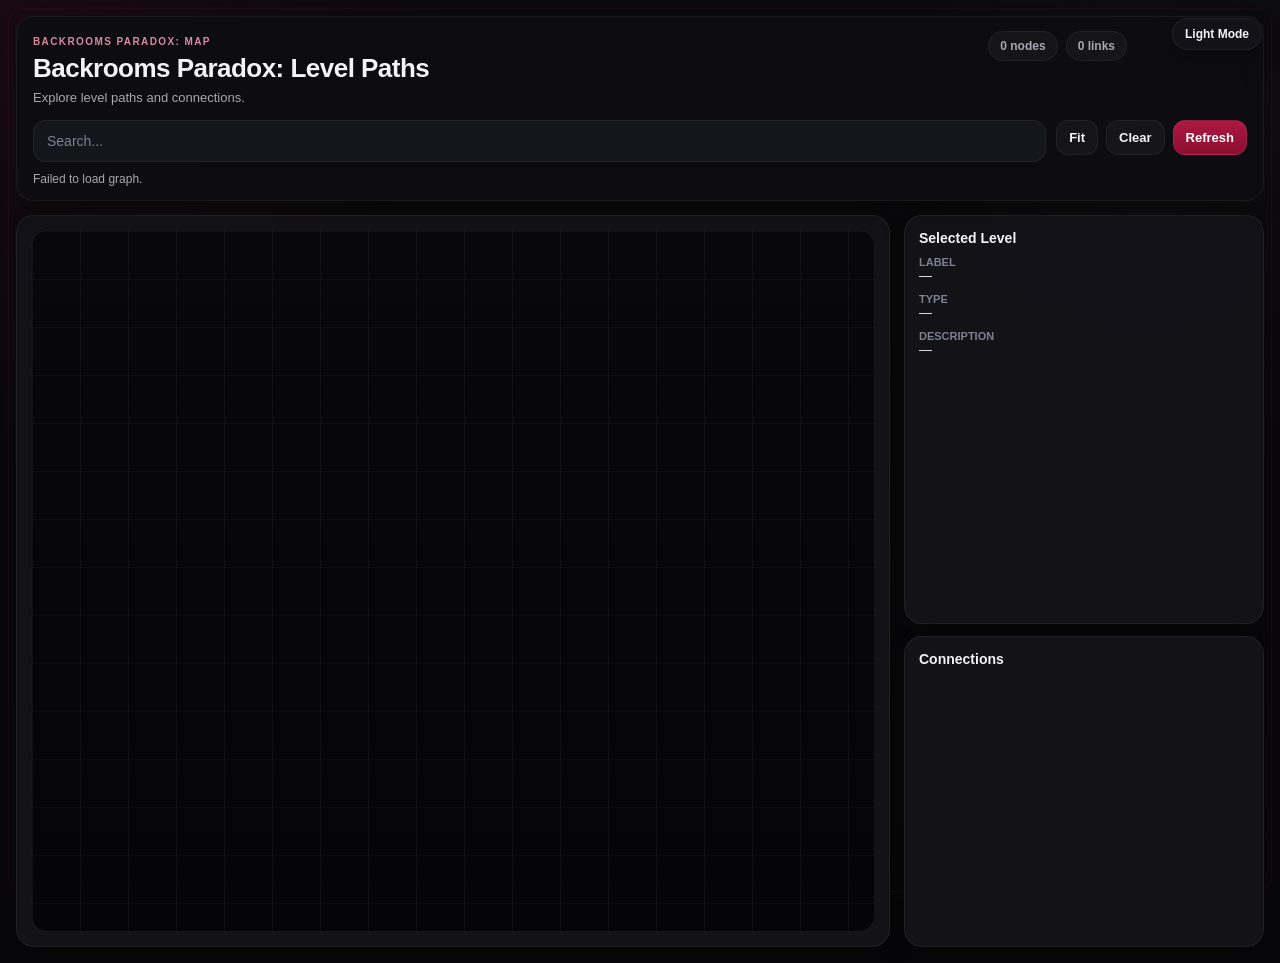
<file: backroomsparadox/backrooms-viewer.html>
<!DOCTYPE html>
<html lang="en">
<head>
  <meta charset="UTF-8" />
  <meta name="viewport" content="width=device-width, initial-scale=1.0, viewport-fit=cover" />
  <title>Backrooms Paradox: Level Paths</title>

  <style>
    :root {
      --bg: #070709;
      --surface: rgba(20, 20, 26, 0.92);
      --border: rgba(255, 255, 255, 0.06);
      --text: #f4f4f7;
      --muted: #a7a7b5;
      --muted-2: #7f8091;
      --accent: #be1a48;
      --shadow-lg: 0 18px 40px rgba(0, 0, 0, 0.30);
      --shadow-md: 0 10px 24px rgba(0, 0, 0, 0.18);
      --radius: 18px;
      --sidebar-width: 360px;
      --canvas-height: 78vh;
      --canvas-min-height: 620px;
      --mobile-fab-size: 52px;
      --node-width-desktop: 170px;
      --node-width-mobile: 118px;

      --type-stable-dot: #4CAF50;
      --type-dangerous-dot: #E53935;
      --type-corrupted-dot: #3E5F3A;
      --type-anomalous-dot: #8E44AD;
    }

    body.light {
      --bg: #f7f7f7;
      --surface: rgba(255, 255, 255, 0.94);
      --border: rgba(0, 0, 0, 0.10);
      --text: #111111;
      --muted: #555555;
      --muted-2: #777777;
      --shadow-lg: 0 18px 40px rgba(0, 0, 0, 0.14);
      --shadow-md: 0 10px 24px rgba(0, 0, 0, 0.10);
    }

    * {
      box-sizing: border-box;
      -webkit-tap-highlight-color: transparent;
    }

    html, body {
      margin: 0;
      padding: 0;
      min-height: 100%;
      width: 100%;
      background: var(--bg);
      color: var(--text);
      font-family: Inter, Arial, sans-serif;
      overflow-x: hidden;
    }

    body {
      position: relative;
      background:
        radial-gradient(circle at top left, rgba(190, 26, 72, 0.08), transparent 28%),
        radial-gradient(circle at 90% 12%, rgba(255,255,255,0.025), transparent 18%),
        linear-gradient(180deg, #0a0a0d 0%, #070709 100%);
    }

    body.light {
      background:
        radial-gradient(circle at top left, rgba(190, 26, 72, 0.05), transparent 28%),
        linear-gradient(180deg, var(--bg) 0%, var(--bg) 100%);
    }

    body::before {
      content: "";
      position: fixed;
      inset: 0;
      z-index: 0;
      pointer-events: none;
      opacity: 0.10;
      background-image:
        radial-gradient(1px 1px at 12% 20%, rgba(255,255,255,0.85), transparent),
        radial-gradient(1px 1px at 30% 72%, rgba(255,255,255,0.7), transparent),
        radial-gradient(1.3px 1.3px at 52% 40%, rgba(255,255,255,0.8), transparent),
        radial-gradient(1px 1px at 81% 58%, rgba(255,255,255,0.7), transparent);
    }

    body.light::before {
      opacity: 0.035;
      background-image:
        radial-gradient(1px 1px at 12% 20%, rgba(0,0,0,0.7), transparent),
        radial-gradient(1px 1px at 30% 72%, rgba(0,0,0,0.6), transparent),
        radial-gradient(1.3px 1.3px at 52% 40%, rgba(0,0,0,0.65), transparent),
        radial-gradient(1px 1px at 81% 58%, rgba(0,0,0,0.6), transparent);
    }

    body::after {
      content: "";
      position: fixed;
      inset: 0;
      margin: 8px;
      border-radius: 16px;
      border: 1px solid rgba(190, 26, 72, 0.10);
      box-shadow: 0 0 20px rgba(190, 26, 72, 0.04);
      pointer-events: none;
      z-index: 1;
    }

    #app {
      position: relative;
      z-index: 2;
      max-width: 1800px;
      margin: 0 auto;
      padding: 16px;
    }

    #viewerThemeButton {
      position: absolute;
      top: 18px;
      right: 18px;
      z-index: 80;
      background: var(--surface);
      color: var(--text);
      border: 1px solid var(--border);
      border-radius: 999px;
      padding: 8px 12px;
      font-size: 12px;
      font-weight: 800;
      box-shadow: var(--shadow-md);
      cursor: pointer;
    }

    #viewerThemeButton:hover {
      border-color: var(--accent);
    }

    .hero, .panel, .sidebarCard, .mobilePanel, .mobileInspector {
      background: var(--surface);
      border: 1px solid var(--border);
      box-shadow: var(--shadow-md);
      backdrop-filter: blur(10px);
      -webkit-backdrop-filter: blur(10px);
    }

    .hero, .panel, .sidebarCard {
      border-radius: var(--radius);
    }

    .hero {
      position: sticky;
      top: 8px;
      z-index: 30;
      padding: 14px 16px;
      margin-bottom: 14px;
      background: rgba(13, 13, 18, 0.88);
    }

    body.light .hero {
      background: rgba(255, 255, 255, 0.92);
    }

    .heroTop {
      display: flex;
      gap: 14px;
      justify-content: space-between;
      align-items: flex-start;
      flex-wrap: wrap;
      padding-right: 120px;
    }

    .heroTitle {
      min-width: 280px;
      flex: 1;
    }

    .eyebrow {
      display: inline-block;
      font-size: 10px;
      letter-spacing: 0.14em;
      text-transform: uppercase;
      color: #d98aa0;
      margin-bottom: 8px;
      font-weight: 700;
    }

    .heroTitle h1 {
      margin: 0;
      font-size: 26px;
      line-height: 1.05;
      letter-spacing: -0.02em;
      color: var(--text);
    }

    .heroTitle p {
      margin: 6px 0 0;
      color: var(--muted);
      font-size: 13px;
      line-height: 1.5;
      max-width: 860px;
    }

        .heroMeta {
      display: flex;
      gap: 8px;
      flex-wrap: wrap;
      justify-content: flex-end;
    }

    .infoBadge {
      display: inline-flex;
      align-items: center;
      gap: 8px;
      white-space: nowrap;
      border-radius: 999px;
      font-weight: 700;
      padding: 7px 11px;
      font-size: 12px;
      border: 1px solid var(--border);
      background: rgba(255,255,255,0.04);
      color: var(--muted);
    }

    body.light .infoBadge {
      background: rgba(0,0,0,0.035);
    }

    .heroControls {
      margin-top: 12px;
      display: grid;
      grid-template-columns: minmax(260px, 1fr) auto;
      gap: 10px;
      align-items: start;
    }

    #searchInput {
      width: 100%;
      background: rgba(22, 22, 30, 0.96);
      color: var(--text);
      border: 1px solid var(--border);
      border-radius: 13px;
      padding: 12px 13px;
      font-size: 14px;
      outline: none;
      transition: 0.18s ease;
    }

    body.light #searchInput {
      background: rgba(0, 0, 0, 0.035);
    }

    #searchInput::placeholder {
      color: var(--muted-2);
    }

    #searchInput:focus {
      border-color: rgba(190, 26, 72, 0.42);
      box-shadow: 0 0 0 4px rgba(190, 26, 72, 0.10);
    }

    .toolbar {
      display: flex;
      gap: 8px;
      flex-wrap: wrap;
      justify-content: flex-end;
    }

    button {
      appearance: none;
      background: rgba(255,255,255,0.04);
      color: var(--text);
      border: 1px solid var(--border);
      border-radius: 12px;
      padding: 9px 12px;
      font-size: 13px;
      font-weight: 600;
      cursor: pointer;
      transition: 0.18s ease;
    }

    body.light button {
      background: rgba(0,0,0,0.035);
    }

    button:hover {
      background: rgba(255,255,255,0.07);
      border-color: rgba(190, 26, 72, 0.34);
      transform: translateY(-1px);
    }

    .primaryBtn {
      background: linear-gradient(180deg, rgba(190, 26, 72, 0.9), rgba(148, 16, 53, 0.95));
      color: #fff;
    }

    .statusLine {
      margin-top: 10px;
      font-size: 12px;
      color: var(--muted);
    }

    .workspaceRow {
      display: grid;
      grid-template-columns: minmax(0, 1fr) var(--sidebar-width);
      gap: 14px;
    }

    .leftColumn {
      display: grid;
      gap: 14px;
    }

    .rightColumn {
      display: grid;
      gap: 12px;
    }

    .panel, .sidebarCard {
      padding: 14px;
    }

    .graphViewport {
      position: relative;
      width: 100%;
      height: var(--canvas-height);
      min-height: var(--canvas-min-height);
      overflow: hidden;
      border-radius: 16px;
      border: 1px solid var(--border);
      background:
        linear-gradient(rgba(255,255,255,0.03) 1px, transparent 1px),
        linear-gradient(90deg, rgba(255,255,255,0.03) 1px, transparent 1px),
        linear-gradient(180deg, #08080c, #050509);
      background-size: 48px 48px, 48px 48px, auto;
      cursor: grab;
    }

    body.light .graphViewport {
      background:
        linear-gradient(rgba(0,0,0,0.045) 1px, transparent 1px),
        linear-gradient(90deg, rgba(0,0,0,0.045) 1px, transparent 1px),
        linear-gradient(180deg, #ffffff, #f0f0f0);
    }

    .graphScene {
      position: absolute;
      inset: 0;
      transform-origin: 0 0;
    }

    .graphSvg {
      position: absolute;
      left: 0;
      top: 0;
      overflow: visible;
      pointer-events: none;
    }

    .graphNodes {
      position: absolute;
      inset: 0;
    }

        .line-base {
      fill: none;
      stroke-width: 2.6;
      stroke-linecap: round;
      opacity: 0.95;
    }

    .line-dimmed {
      fill: none;
      stroke: rgba(255,255,255,0.08);
      stroke-width: 2;
      stroke-linecap: round;
      opacity: 0.6;
    }

    body.light .line-dimmed {
      stroke: rgba(0,0,0,0.1);
    }

    .edge-stable { stroke: #4CAF50; }
    .edge-dangerous { stroke: #E53935; }
    .edge-corrupted { stroke: #3E5F3A; }
    .edge-anomalous { stroke: #8E44AD; }

    .node {
      position: absolute;
      min-width: var(--node-width-desktop);
      max-width: 260px;
      padding: 12px;
      border-radius: 14px;
      border: 1px solid var(--border);
      box-shadow: var(--shadow-md);
      transform: translate(-50%, -50%);
      transition: 0.15s ease;
      cursor: pointer;
      background: var(--surface);
    }

    body.light .node {
      background: #ffffff;
      border-color: rgba(0,0,0,0.12);
    }

    .node:hover {
      transform: translate(-50%, -50%) scale(1.02);
      border-color: var(--accent);
    }

    .node.selected {
      box-shadow: 0 0 0 3px rgba(190, 26, 72, 0.25);
    }

    .node.dimmed {
      opacity: 0.4;
    }

    .nodeHeader {
      display: flex;
      align-items: center;
      gap: 8px;
    }

    .nodeDot {
      width: 10px;
      height: 10px;
      border-radius: 50%;
    }

    .node.stable .nodeDot { background: var(--type-stable-dot); }
    .node.dangerous .nodeDot { background: var(--type-dangerous-dot); }
    .node.corrupted .nodeDot { background: var(--type-corrupted-dot); }
    .node.anomalous .nodeDot { background: var(--type-anomalous-dot); }

    .nodeTitle {
      font-size: 14px;
      font-weight: 800;
      color: var(--text);
    }

    .nodeSubtitle {
      margin-top: 4px;
      font-size: 11px;
      color: var(--muted);
    }

    .nodeStatusRow {
      margin-top: 6px;
      display: flex;
      gap: 6px;
      flex-wrap: wrap;
    }

    .nodeBadge {
      font-size: 10px;
      font-weight: 700;
      padding: 4px 7px;
      border-radius: 999px;
      border: 1px solid var(--border);
      background: rgba(255,255,255,0.04);
    }

    body.light .nodeBadge {
      background: rgba(0,0,0,0.05);
    }

    .sidebarTitle {
      font-size: 14px;
      font-weight: 800;
      margin-bottom: 10px;
    }

    .infoList {
      display: grid;
      gap: 10px;
    }

    .infoLabel {
      font-size: 11px;
      text-transform: uppercase;
      color: var(--muted-2);
      font-weight: 700;
    }

    .infoValue {
      font-size: 13px;
      color: var(--text);
    }

    .linkList {
      padding-left: 18px;
      font-size: 13px;
    }
  </style>
</head>

<body>

<button id="viewerThemeButton">Light Mode</button>

<div id="app">

<section class="hero">
  <div class="heroTop">
    <div class="heroTitle">
      <div class="eyebrow">Backrooms Paradox: Map</div>
      <h1>Backrooms Paradox: Level Paths</h1>
      <p>Explore level paths and connections.</p>
    </div>

    <div class="heroMeta">
      <div class="infoBadge" id="statNodes">0 nodes</div>
      <div class="infoBadge" id="statEdges">0 links</div>
    </div>
  </div>

  <div class="heroControls">
    <input id="searchInput" placeholder="Search..." />
    <div class="toolbar">
      <button onclick="fitToGraph()">Fit</button>
      <button onclick="clearSelection()">Clear</button>
      <button class="primaryBtn" onclick="reloadGraph()">Refresh</button>
    </div>
  </div>

  <div class="statusLine" id="statusLine">Loading graph...</div>
</section>

<div class="workspaceRow">
  <div class="leftColumn">
    <div class="panel">
      <div class="graphViewport" id="graphViewport">
        <div class="graphScene" id="graphScene">
          <svg id="graphSvg" class="graphSvg"></svg>
          <div id="graphNodes" class="graphNodes"></div>
        </div>
      </div>
    </div>
  </div>

  <div class="rightColumn">
    <div class="sidebarCard">
      <div class="sidebarTitle">Selected Level</div>
      <div class="infoList">
        <div><div class="infoLabel">Label</div><div id="infoLabel" class="infoValue">—</div></div>
        <div><div class="infoLabel">Type</div><div id="infoType" class="infoValue">—</div></div>
        <div><div class="infoLabel">Description</div><div id="infoDescription" class="infoValue">—</div></div>
      </div>
    </div>

    <div class="sidebarCard">
      <div class="sidebarTitle">Connections</div>
      <ul id="outgoingList" class="linkList"></ul>
    </div>
  </div>
</div>
</div>

<script>
const RAW_JSON_URL = "https://raw.githubusercontent.com/fluxsaloris/Roadmap/main/backroomsparadox/backrooms-levels.json";

let currentTheme = localStorage.getItem("backroomsTheme") || "dark";

function applyViewerTheme(theme) {
  currentTheme = theme === "light" ? "light" : "dark";
  localStorage.setItem("backroomsTheme", currentTheme);
  document.body.classList.toggle("light", currentTheme === "light");

  const btn = document.getElementById("viewerThemeButton");
  if (btn) {
    btn.textContent = currentTheme === "light" ? "Dark Mode" : "Light Mode";
  }
}

window.addEventListener("message", (event) => {
  if (event.data && event.data.type === "theme") {
    applyViewerTheme(event.data.theme);
  }
});

let graphData = { nodes: [], edges: [] };
let selectedNodeId = null;
let sceneOffset = { x: 0, y: 0 };
let viewportState = {
  x: 0,
  y: 0,
  scale: 1
};

let isPanning = false;
let panStart = {
  mouseX: 0,
  mouseY: 0,
  x: 0,
  y: 0
};

function applyViewportTransform() {
  const scene = document.getElementById("graphScene");
  scene.style.transformOrigin = "0 0";
  scene.style.transform = `translate(${viewportState.x}px, ${viewportState.y}px) scale(${viewportState.scale})`;
}

function normalizeType(type) {
  const value = String(type || "").trim().toLowerCase();

  if (value === "stable" || value === "start") return "stable";
  if (value === "dangerous" || value === "progression") return "dangerous";
  if (value === "corrupted" || value === "danger") return "corrupted";
  if (value === "anomalous" || value === "weird") return "anomalous";

  return "stable";
}

function slugifyLabel(label) {
  return String(label || "node")
    .trim()
    .toLowerCase()
    .replace(/[^a-z0-9]+/g, "-")
    .replace(/^-+|-+$/g, "") || "node";
}

function makeUniqueId(base, used) {
  let normalizedBase = String(base || "node").trim() || "node";
  let id = normalizedBase;
  let i = 2;

  while (used.has(id)) {
    id = `${normalizedBase}-${i}`;
    i++;
  }

  used.add(id);
  return id;
}

function buildNodeMapsFromRaw(rawNodes) {
  const usedIds = new Set();
  const nodes = [];
  const rawKeyToId = new Map();

  for (let i = 0; i < rawNodes.length; i++) {
    const n = rawNodes[i] || {};

    const explicitId =
      n.id !== null &&
      n.id !== undefined &&
      String(n.id).trim() !== ""
        ? String(n.id).trim()
        : null;

    const label = typeof n.label === "string" ? n.label : "Unnamed";

    const finalId = makeUniqueId(
      explicitId || slugifyLabel(label || `node-${i + 1}`),
      usedIds
    );

    const node = {
      id: finalId,
      label,
      subtitle: typeof n.subtitle === "string" ? n.subtitle : "",
      description: typeof n.description === "string" ? n.description : "",
      notes: typeof n.notes === "string" ? n.notes : "",
      x: typeof n.x === "number" ? n.x : 0,
      y: typeof n.y === "number" ? n.y : 0,
      type: normalizeType(n.type),
      status: typeof n.status === "string" ? n.status : "draft",
      tags: Array.isArray(n.tags) ? n.tags.map(tag => String(tag)) : []
    };

    nodes.push(node);

    rawKeyToId.set(finalId, finalId);
    rawKeyToId.set(label, finalId);

    if (explicitId) {
      rawKeyToId.set(explicitId, finalId);
    }
  }

  return { nodes, rawKeyToId };
}

function normalizeData(raw) {
  const rawNodes = Array.isArray(raw && raw.nodes) ? raw.nodes : [];
  const { nodes, rawKeyToId } = buildNodeMapsFromRaw(rawNodes);

  const validIds = new Set(nodes.map(n => n.id));
  const seen = new Set();

  const rawEdges = Array.isArray(raw && raw.edges) ? raw.edges : [];
  const edges = [];

  for (const e of rawEdges) {
    const rawFrom =
      e && e.from !== null &&
      e.from !== undefined &&
      String(e.from).trim() !== ""
        ? String(e.from).trim()
        : null;

    const rawTo =
      e && e.to !== null &&
      e.to !== undefined &&
      String(e.to).trim() !== ""
        ? String(e.to).trim()
        : null;

    const from = rawFrom ? rawKeyToId.get(rawFrom) || null : null;
    const to = rawTo ? rawKeyToId.get(rawTo) || null : null;

    if (!from || !to) continue;
    if (!validIds.has(from) || !validIds.has(to)) continue;
    if (from === to) continue;

    const edge = {
      from,
      to,
      label: typeof (e && e.label) === "string" ? e.label : ""
    };

    const key = `${edge.from}|${edge.to}|${edge.label}`;
    if (seen.has(key)) continue;

    seen.add(key);
    edges.push(edge);
  }

  return { nodes, edges };
}

function getNodeById(id) {
  return graphData.nodes.find(n => n.id === String(id)) || null;
}

function escapeHtml(value) {
  return String(value || "")
    .replaceAll("&", "&amp;")
    .replaceAll("<", "&lt;")
    .replaceAll(">", "&gt;")
    .replaceAll('"', "&quot;")
    .replaceAll("'", "&#039;");
}

function getBounds() {
  if (!graphData.nodes.length) {
    return { minX: 0, maxX: 1000, minY: 0, maxY: 800 };
  }

  const xs = graphData.nodes.map(n => Number(n.x) || 0);
  const ys = graphData.nodes.map(n => Number(n.y) || 0);

  return {
    minX: Math.min(...xs),
    maxX: Math.max(...xs),
    minY: Math.min(...ys),
    maxY: Math.max(...ys)
  };
}

  function renderGraph() {
  const nodesEl = document.getElementById("graphNodes");
  const svg = document.getElementById("graphSvg");

  nodesEl.innerHTML = "";
  svg.innerHTML = "";

  const bounds = getBounds();
  const padding = 260;

  sceneOffset.x = bounds.minX - padding;
  sceneOffset.y = bounds.minY - padding;

  const width = Math.max(1200, bounds.maxX - bounds.minX + padding * 2);
  const height = Math.max(800, bounds.maxY - bounds.minY + padding * 2);

  svg.setAttribute("width", width);
  svg.setAttribute("height", height);
  svg.setAttribute("viewBox", `0 0 ${width} ${height}`);

  const scene = document.getElementById("graphScene");
  scene.style.width = `${width}px`;
  scene.style.height = `${height}px`;

  nodesEl.style.width = `${width}px`;
  nodesEl.style.height = `${height}px`;

  renderEdges(svg);
  renderNodes(nodesEl);
}

function renderEdges(svg) {
  graphData.edges.forEach(edge => {
    const from = getNodeById(edge.from);
    const to = getNodeById(edge.to);
    if (!from || !to) return;

    const fromX = from.x - sceneOffset.x;
    const fromY = from.y - sceneOffset.y;
    const toX = to.x - sceneOffset.x;
    const toY = to.y - sceneOffset.y;

    const path = document.createElementNS("http://www.w3.org/2000/svg", "path");

    const dx = Math.abs(toX - fromX);
    const curve = Math.max(40, Math.min(140, dx * 0.35));

    const d = `
      M ${fromX + 85} ${fromY}
      C ${fromX + 85 + curve} ${fromY},
        ${toX - 85 - curve} ${toY},
        ${toX - 85} ${toY}
    `;

    const edgeClass =
      selectedNodeId && edge.from !== selectedNodeId && edge.to !== selectedNodeId
        ? "line-dimmed"
        : `line-base edge-${from.type || "stable"}`;

    path.setAttribute("d", d);
    path.setAttribute("class", edgeClass);
    svg.appendChild(path);
  });
}

function renderNodes(nodesEl) {
  graphData.nodes.forEach(node => {
    const el = document.createElement("div");

    const related = selectedNodeId && isRelated(node.id);
    const dimmed = selectedNodeId && !related;

    el.className = `node ${node.type || "stable"} ${selectedNodeId === node.id ? "selected" : ""} ${related ? "related" : ""} ${dimmed ? "dimmed" : ""}`;

    el.style.left = `${node.x - sceneOffset.x}px`;
    el.style.top = `${node.y - sceneOffset.y}px`;

    el.innerHTML = `
      <div class="nodeHeader">
        <div class="nodeDot"></div>
        <div class="nodeTitle">${escapeHtml(node.label)}</div>
      </div>
      ${node.subtitle ? `<div class="nodeSubtitle">${escapeHtml(node.subtitle)}</div>` : ""}
      <div class="nodeStatusRow">
        <span class="nodeBadge">${escapeHtml(node.type)}</span>
        <span class="nodeBadge">${escapeHtml(node.status)}</span>
      </div>
    `;

    el.onclick = (event) => {
      event.stopPropagation();
      selectedNodeId = node.id;
      updateSidebar();
      renderGraph();
    };

    nodesEl.appendChild(el);
  });
}

function isRelated(id) {
  if (id === selectedNodeId) return true;

  return graphData.edges.some(edge =>
    (edge.from === selectedNodeId && edge.to === id) ||
    (edge.to === selectedNodeId && edge.from === id)
  );
}

function updateSidebar() {
  const node = getNodeById(selectedNodeId);

  document.getElementById("infoLabel").textContent = node ? node.label : "—";
  document.getElementById("infoType").textContent = node ? node.type : "—";
  document.getElementById("infoDescription").textContent = node ? node.description || "—" : "—";

  if (!node) {
    document.getElementById("outgoingList").innerHTML = "<li>No level selected.</li>";
    return;
  }

  const connected = graphData.edges
    .filter(edge => edge.from === node.id || edge.to === node.id)
    .map(edge => {
      const otherId = edge.from === node.id ? edge.to : edge.from;
      const other = getNodeById(otherId);
      return `<li>${escapeHtml(other ? other.label : otherId)}</li>`;
    });

  document.getElementById("outgoingList").innerHTML = connected.length
    ? connected.join("")
    : "<li>No connections.</li>";
}

function updateStats() {
  document.getElementById("statNodes").textContent = `${graphData.nodes.length} nodes`;
  document.getElementById("statEdges").textContent = `${graphData.edges.length} links`;
}

function fitToGraph() {
  const viewport = document.getElementById("graphViewport");

  const rect = viewport.getBoundingClientRect();
  const bounds = getBounds();

  const graphWidth = Math.max(600, bounds.maxX - bounds.minX + 520);
  const graphHeight = Math.max(400, bounds.maxY - bounds.minY + 520);

  const scale = Math.min(
    1.15,
    Math.max(0.35, Math.min(rect.width / graphWidth, rect.height / graphHeight))
  );

  const centerX = (bounds.minX + bounds.maxX) / 2 - sceneOffset.x;
  const centerY = (bounds.minY + bounds.maxY) / 2 - sceneOffset.y;

  viewportState.scale = scale;
  viewportState.x = rect.width / 2 - centerX * scale;
  viewportState.y = rect.height / 2 - centerY * scale;

  applyViewportTransform();
}
  
async function loadGraph() {
  const status = document.getElementById("statusLine");

  try {
    status.textContent = "Loading graph...";

    const response = await fetch(RAW_JSON_URL + "?v=" + Date.now(), {
      cache: "no-store"
    });

    if (!response.ok) {
      throw new Error(`HTTP ${response.status}`);
    }

    const raw = await response.json();
    graphData = normalizeData(raw);

    if (!graphData.nodes.length) {
      throw new Error("No nodes found.");
    }

    selectedNodeId = null;

    renderGraph();
    updateStats();
    updateSidebar();

    setTimeout(fitToGraph, 100);

    status.textContent = `Loaded ${graphData.nodes.length} nodes and ${graphData.edges.length} links.`;
  } catch (err) {
    console.error(err);
    status.textContent = "Failed to load graph.";
  }
}

function reloadGraph() {
  loadGraph();
}

function clearSelection() {
  selectedNodeId = null;
  updateSidebar();
  renderGraph();
}

function setupGraphPan() {
  const viewport = document.getElementById("graphViewport");

  viewport.addEventListener("pointerdown", (event) => {
    if (event.target.closest(".node")) return;

    isPanning = true;
    panStart.mouseX = event.clientX;
    panStart.mouseY = event.clientY;
    panStart.x = viewportState.x;
    panStart.y = viewportState.y;

    viewport.style.cursor = "grabbing";

    try {
      viewport.setPointerCapture(event.pointerId);
    } catch (_) {}
  });

  viewport.addEventListener("pointermove", (event) => {
    if (!isPanning) return;

    viewportState.x = panStart.x + (event.clientX - panStart.mouseX);
    viewportState.y = panStart.y + (event.clientY - panStart.mouseY);

    applyViewportTransform();
  });

  viewport.addEventListener("pointerup", () => {
    isPanning = false;
    viewport.style.cursor = "grab";
  });

  viewport.addEventListener("pointercancel", () => {
    isPanning = false;
    viewport.style.cursor = "grab";
  });
}

function init() {
  applyViewerTheme(currentTheme);

  const btn = document.getElementById("viewerThemeButton");
  if (btn) {
    btn.onclick = () => {
      applyViewerTheme(currentTheme === "dark" ? "light" : "dark");
    };
  }

setupGraphPan();

  loadGraph();
}

window.fitToGraph = fitToGraph;
window.clearSelection = clearSelection;
window.reloadGraph = reloadGraph;

document.addEventListener("DOMContentLoaded", init);
</script>
</body>
</html>
</file>
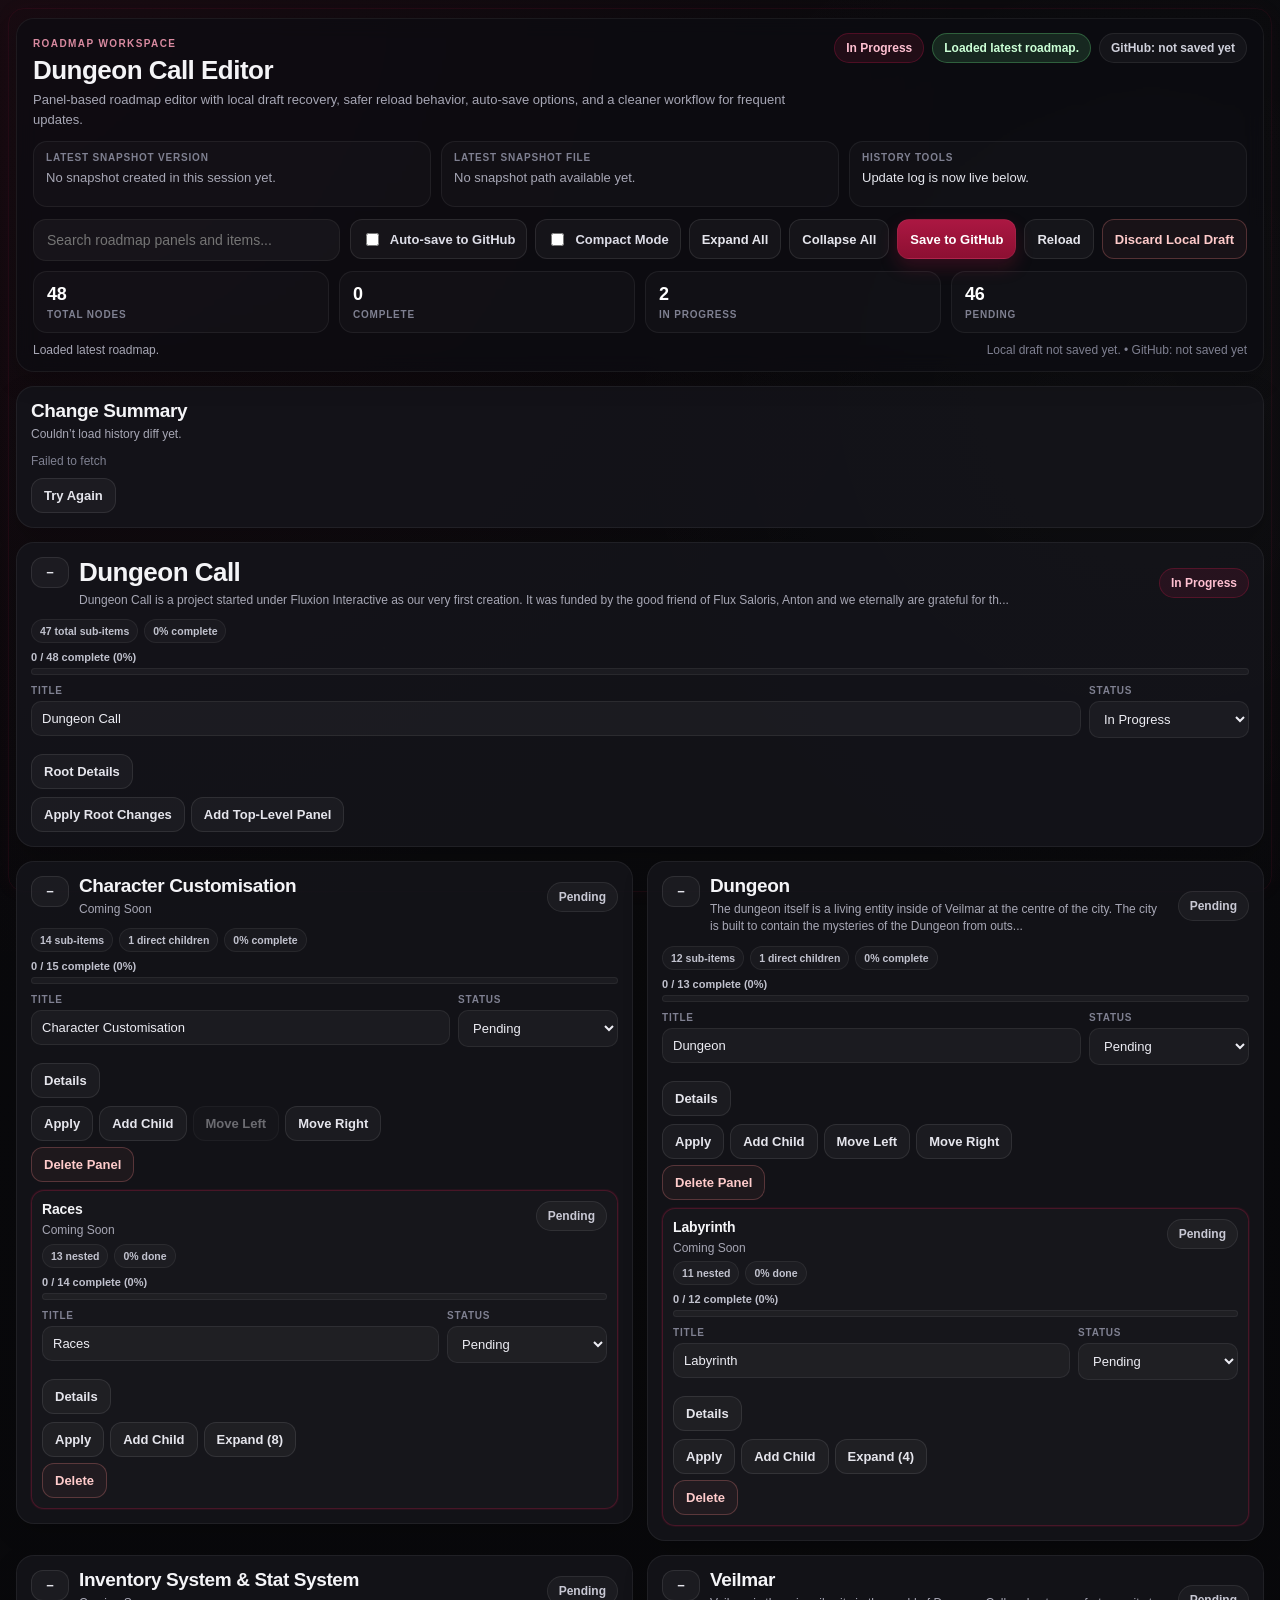
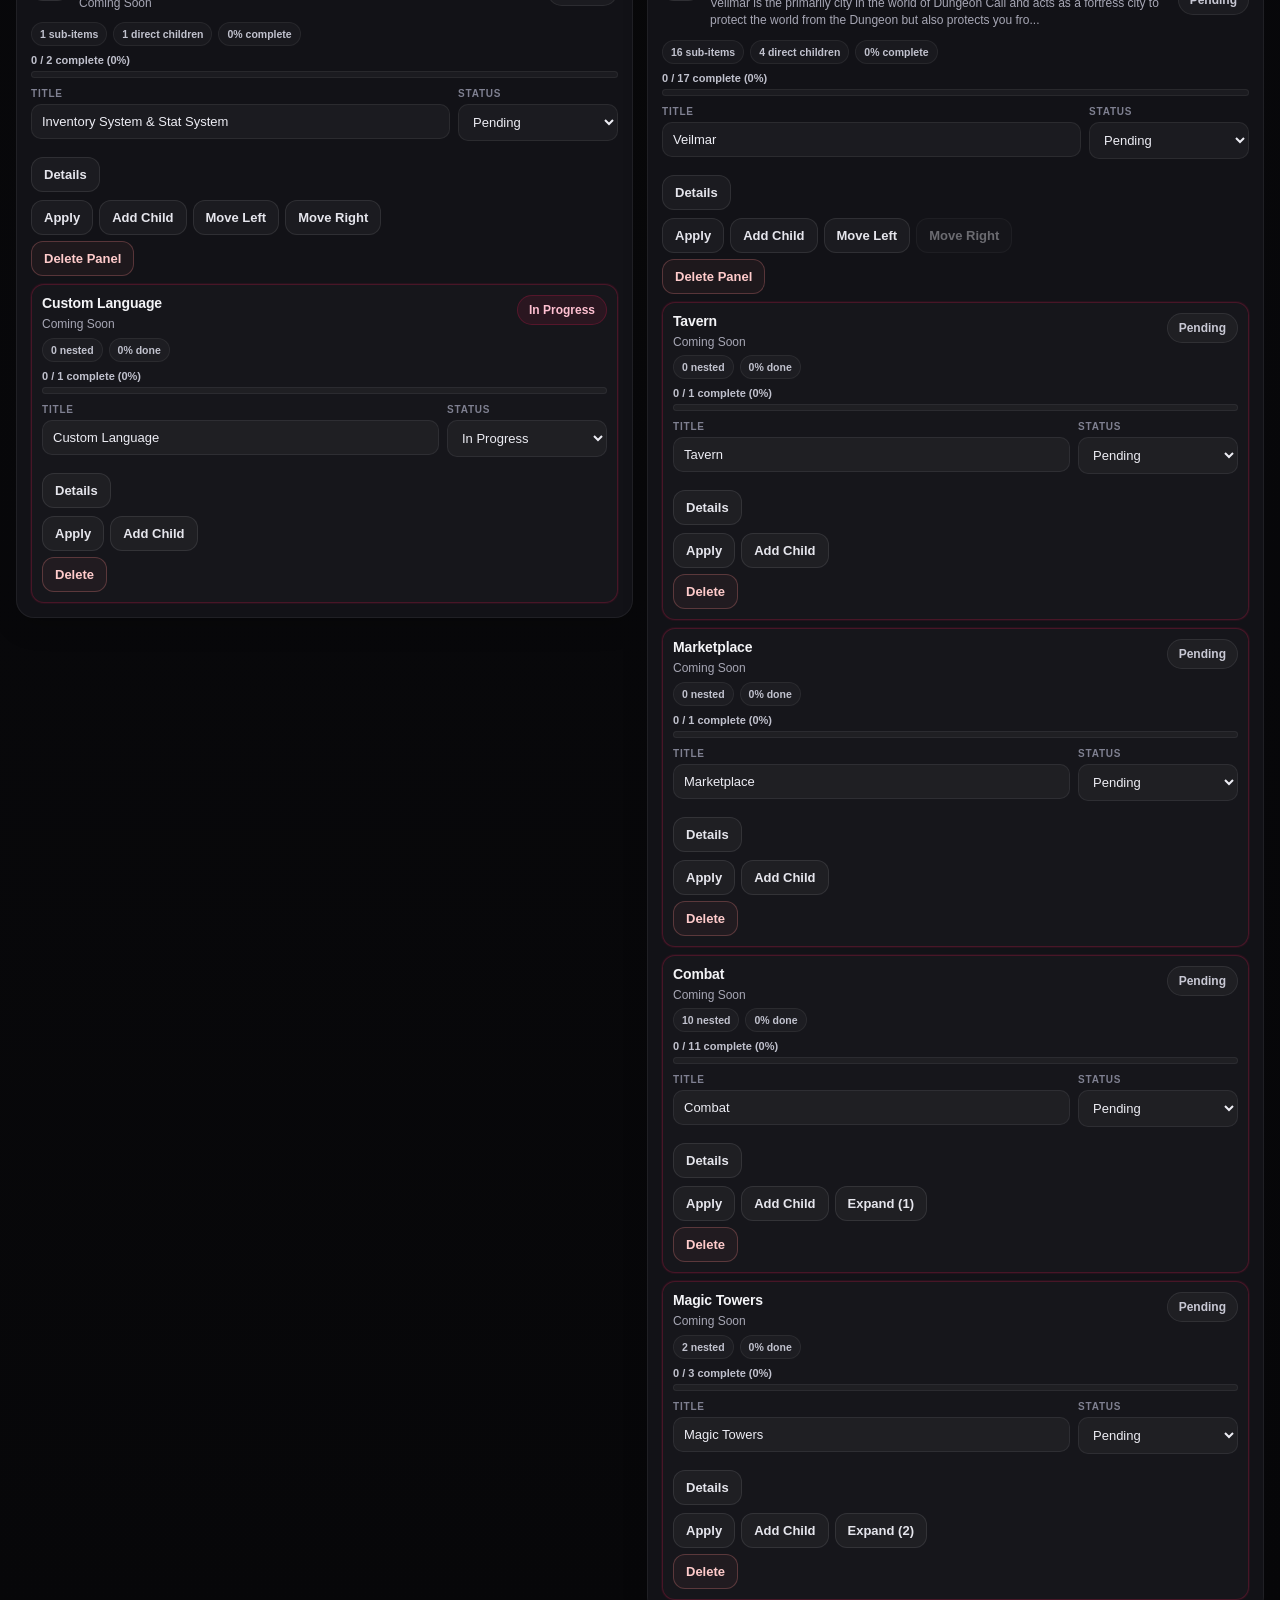
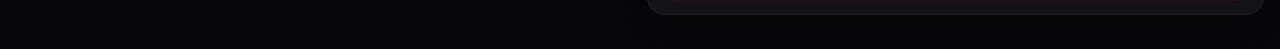
<file: dungeoncall/editor.html>
<!DOCTYPE html>
<html lang="en">
<head>
  <meta charset="UTF-8" />
  <meta name="viewport" content="width=device-width, initial-scale=1.0" />
  <title>Dungeon Call Roadmap Editor</title>
  <style>
    :root {
      --bg: #070709;
      --surface: rgba(20, 20, 26, 0.92);
      --surface-soft: rgba(255, 255, 255, 0.025);
      --border: rgba(255, 255, 255, 0.06);
      --text: #f4f4f7;
      --muted: #a7a7b5;
      --muted-2: #7f8091;
      --accent: #be1a48;
      --ok-soft: rgba(110, 240, 138, 0.13);
      --warn-soft: rgba(255, 210, 122, 0.14);
      --error-soft: rgba(255, 138, 138, 0.14);
      --shadow-lg: 0 18px 40px rgba(0, 0, 0, 0.30);
      --shadow-md: 0 10px 24px rgba(0, 0, 0, 0.18);
    }

    * { box-sizing: border-box; }

    html, body {
      margin: 0;
      padding: 0;
      min-height: 100%;
      background: var(--bg);
      color: var(--text);
      font-family: Inter, Arial, sans-serif;
    }

    body {
      position: relative;
      background:
        radial-gradient(circle at top left, rgba(190, 26, 72, 0.08), transparent 28%),
        radial-gradient(circle at 90% 12%, rgba(255,255,255,0.025), transparent 18%),
        linear-gradient(180deg, #0a0a0d 0%, #070709 100%);
      overflow-x: hidden;
    }

    body::before {
      content: "";
      position: fixed;
      inset: 0;
      z-index: 0;
      pointer-events: none;
      opacity: 0.10;
      background-image:
        radial-gradient(1px 1px at 12% 20%, rgba(255,255,255,0.85), transparent),
        radial-gradient(1px 1px at 30% 72%, rgba(255,255,255,0.7), transparent),
        radial-gradient(1.3px 1.3px at 52% 40%, rgba(255,255,255,0.8), transparent),
        radial-gradient(1px 1px at 81% 58%, rgba(255,255,255,0.7), transparent);
    }

    body::after {
      content: "";
      position: fixed;
      inset: 0;
      margin: 8px;
      border-radius: 16px;
      border: 1px solid rgba(190, 26, 72, 0.10);
      box-shadow: 0 0 20px rgba(190, 26, 72, 0.04);
      pointer-events: none;
      z-index: 1;
    }

    #app {
      position: relative;
      z-index: 2;
      max-width: 1620px;
      margin: 0 auto;
      padding: 18px 16px 34px;
    }

    .hero {
      position: sticky;
      top: 8px;
      z-index: 20;
      background: rgba(13, 13, 18, 0.68);
      border: 1px solid var(--border);
      border-radius: 18px;
      padding: 14px 16px;
      backdrop-filter: blur(10px);
      -webkit-backdrop-filter: blur(10px);
      box-shadow: var(--shadow-md);
      margin-bottom: 14px;
    }

    .heroTop {
      display: flex;
      gap: 14px;
      align-items: flex-start;
      justify-content: space-between;
      flex-wrap: wrap;
    }

    .heroTitle {
      min-width: 280px;
      flex: 1;
    }

    .eyebrow {
      display: inline-block;
      font-size: 10px;
      letter-spacing: 0.14em;
      text-transform: uppercase;
      color: #d98aa0;
      margin-bottom: 8px;
      font-weight: 700;
    }

    .heroTitle h1 {
      margin: 0;
      font-size: 26px;
      line-height: 1.05;
      letter-spacing: -0.02em;
    }

    .heroTitle p {
      margin: 6px 0 0;
      color: var(--muted);
      font-size: 13px;
      line-height: 1.5;
      max-width: 820px;
    }

    .topRightMeta {
      display: flex;
      gap: 8px;
      flex-wrap: wrap;
      align-items: flex-start;
      justify-content: flex-end;
    }

    .statusBadge,
    .saveBadge,
    .infoBadge {
      display: inline-flex;
      align-items: center;
      gap: 8px;
      border-radius: 999px;
      padding: 7px 11px;
      font-size: 12px;
      font-weight: 700;
      border: 1px solid transparent;
      white-space: nowrap;
    }

    .status-pending {
      background: rgba(255,255,255,0.04);
      border-color: rgba(255,255,255,0.08);
      color: #c8c8d4;
    }

    .status-progress {
      background: rgba(190, 26, 72, 0.12);
      border-color: rgba(190, 26, 72, 0.30);
      color: #ffc0d1;
    }

    .status-complete {
      background: rgba(110, 240, 138, 0.12);
      border-color: rgba(110, 240, 138, 0.34);
      color: #c7ffd4;
    }

    .save-clean {
      background: var(--ok-soft);
      border-color: rgba(110, 240, 138, 0.28);
      color: #cbffd6;
    }

    .save-dirty {
      background: var(--warn-soft);
      border-color: rgba(255, 210, 122, 0.28);
      color: #ffe6b2;
    }

    .save-saving {
      background: rgba(190, 26, 72, 0.12);
      border-color: rgba(190, 26, 72, 0.30);
      color: #ffc0d1;
    }

    .save-error {
      background: var(--error-soft);
      border-color: rgba(255, 138, 138, 0.34);
      color: #ffd0d0;
    }

    .infoBadge {
      background: rgba(255,255,255,0.04);
      border-color: rgba(255,255,255,0.07);
      color: #cfd0db;
      font-weight: 600;
    }

    .workspaceStrip {
      display: grid;
      grid-template-columns: repeat(3, minmax(0, 1fr));
      gap: 10px;
      margin-top: 12px;
    }

    .workspaceCard {
      border: 1px solid var(--border);
      background: var(--surface-soft);
      border-radius: 14px;
      padding: 10px 12px;
      min-height: 66px;
    }

    .workspaceLabel {
      font-size: 10px;
      text-transform: uppercase;
      letter-spacing: 0.08em;
      color: var(--muted-2);
      font-weight: 700;
      margin-bottom: 6px;
    }

    .workspaceValue {
      font-size: 13px;
      line-height: 1.45;
      color: #e6e7ee;
      word-break: break-word;
    }

    .workspaceMuted {
      color: var(--muted);
    }

    .heroControls {
      margin-top: 12px;
      display: grid;
      grid-template-columns: minmax(240px, 1.15fr) auto;
      gap: 10px;
      align-items: start;
    }

    #searchInput {
      width: 100%;
      background: rgba(255,255,255,0.04);
      color: var(--text);
      border: 1px solid var(--border);
      border-radius: 13px;
      padding: 12px 13px;
      font-size: 14px;
      outline: none;
      transition: 0.18s ease;
    }

    #searchInput:focus {
      border-color: rgba(190, 26, 72, 0.42);
      box-shadow: 0 0 0 4px rgba(190, 26, 72, 0.10);
      background: rgba(255,255,255,0.05);
    }

    .toolbar {
      display: flex;
      gap: 8px;
      flex-wrap: wrap;
      justify-content: flex-end;
    }

    button {
      appearance: none;
      background: rgba(255,255,255,0.04);
      color: #e5e5ec;
      border: 1px solid rgba(255,255,255,0.09);
      border-radius: 12px;
      padding: 9px 12px;
      font-size: 13px;
      font-weight: 600;
      cursor: pointer;
      transition: 0.18s ease;
      box-shadow: none;
    }

    button:hover {
      background: rgba(255,255,255,0.07);
      border-color: rgba(255,255,255,0.14);
      transform: translateY(-1px);
    }

    button:disabled {
      opacity: 0.42;
      cursor: not-allowed;
      transform: none;
    }

    .primaryBtn {
      background: linear-gradient(180deg, rgba(190, 26, 72, 0.9), rgba(148, 16, 53, 0.95));
      border-color: rgba(255,255,255,0.05);
      color: #fff;
      box-shadow: 0 8px 18px rgba(190, 26, 72, 0.22);
    }

    .primaryBtn:hover {
      background: linear-gradient(180deg, rgba(206, 33, 82, 0.98), rgba(162, 19, 59, 0.98));
    }

    .dangerBtn {
      border-color: rgba(255, 138, 138, 0.26);
      color: #ffcbcb;
      background: rgba(255, 138, 138, 0.05);
    }

    .ghostBtn {
      background: rgba(255,255,255,0.02);
      color: #cfd1db;
    }

    .toggleWrap {
      display: inline-flex;
      align-items: center;
      gap: 8px;
      background: rgba(255,255,255,0.04);
      border: 1px solid rgba(255,255,255,0.09);
      border-radius: 12px;
      padding: 9px 11px;
      color: #dddde7;
      font-size: 13px;
      font-weight: 600;
      min-height: 40px;
    }

    .toggleWrap input {
      accent-color: var(--accent);
    }

    .stats {
      display: grid;
      grid-template-columns: repeat(4, minmax(110px, 1fr));
      gap: 10px;
      margin-top: 10px;
    }

    .statCard {
      background: var(--surface-soft);
      border: 1px solid var(--border);
      border-radius: 14px;
      padding: 12px 13px;
    }

    .statValue {
      font-size: 18px;
      font-weight: 800;
      color: #fff;
      letter-spacing: -0.02em;
    }

    .statLabel {
      margin-top: 4px;
      font-size: 10px;
      color: var(--muted-2);
      text-transform: uppercase;
      letter-spacing: 0.08em;
      font-weight: 700;
    }

    .statusMetaRow {
      display: flex;
      justify-content: space-between;
      gap: 12px;
      flex-wrap: wrap;
      margin-top: 10px;
      align-items: center;
    }

    #statusLine {
      font-size: 12px;
      color: var(--muted);
    }

    #saveMetaLine {
      font-size: 12px;
      color: var(--muted-2);
    }

    .rootCard,
    .panel,
    .changePanel {
      background: var(--surface);
      border: 1px solid var(--border);
      border-radius: 18px;
      padding: 14px;
      box-shadow: var(--shadow-md);
    }

    .rootCard,
    .changePanel {
      margin-bottom: 14px;
    }

    .cardCollapsed .cardCollapsibleBody {
      display: none;
    }

    .cardHeaderRow {
      display: flex;
      align-items: center;
      justify-content: space-between;
      gap: 10px;
      flex-wrap: wrap;
    }

    .cardHeaderLeft {
      display: flex;
      align-items: flex-start;
      gap: 10px;
      min-width: 0;
      flex: 1;
    }

    .collapseBtn {
      min-width: 38px;
      padding: 8px 10px;
      font-size: 13px;
      line-height: 1;
    }

    .cardTitleBlock {
      min-width: 0;
      flex: 1;
    }

    .rootTitle,
    .panelHeaderText h2,
    .changePanelTitle {
      margin: 0;
      font-weight: 800;
      letter-spacing: -0.02em;
    }

    .rootTitle {
      font-size: 26px;
    }

    .panelHeaderText h2,
    .changePanelTitle {
      font-size: 19px;
      line-height: 1.1;
    }

    .miniDescription {
      margin-top: 4px;
      font-size: 12px;
      line-height: 1.45;
      color: var(--muted);
    }

    #panels {
      display: grid;
      grid-template-columns: repeat(2, minmax(320px, 1fr));
      gap: 14px;
      align-items: start;
    }

    .panel {
      min-height: 120px;
      height: fit-content;
      align-self: start;
    }

    .panel.status-panel-progress {
      border-color: rgba(190, 26, 72, 0.18);
    }

    .panel.status-panel-complete {
      border-color: rgba(110, 240, 138, 0.18);
    }

    .panel.hiddenBySearch {
      display: none;
    }

    .cardCollapsibleBody {
      margin-top: 10px;
    }

    .panelTopMeta {
      display: flex;
      gap: 6px;
      flex-wrap: wrap;
      margin-bottom: 8px;
    }

    .progressWrap {
      margin: 8px 0 10px;
    }

    .progressText {
      font-size: 11px;
      color: #c0c1cd;
      margin-bottom: 5px;
      font-weight: 600;
    }

    .progressTrack {
      width: 100%;
      height: 7px;
      background: rgba(255,255,255,0.04);
      border: 1px solid rgba(255,255,255,0.06);
      border-radius: 999px;
      overflow: hidden;
    }

    .progressFill {
      height: 100%;
      width: 0%;
      background: linear-gradient(90deg, #be1a48, #ff5c90);
      border-radius: 999px;
      transition: width 0.25s ease;
    }

    .panel.status-panel-complete .progressFill,
    .treeNode.completeNode .progressFill {
      background: linear-gradient(90deg, #52e878, #8dffab);
    }

    .compactForm {
      display: grid;
      gap: 8px;
    }

    .titleStatusRow {
      display: grid;
      grid-template-columns: minmax(180px, 1fr) 160px;
      gap: 8px;
      align-items: start;
    }

    .fieldBlock {
      display: grid;
      gap: 5px;
    }

    .fieldLabel {
      font-size: 10px;
      text-transform: uppercase;
      letter-spacing: 0.08em;
      color: var(--muted-2);
      font-weight: 700;
    }

    .compactInput,
    .compactTextarea,
    .compactSelect {
      width: 100%;
      background: rgba(255,255,255,0.04);
      color: #ededf4;
      border: 1px solid rgba(255,255,255,0.07);
      border-radius: 10px;
      padding: 9px 10px;
      font-size: 13px;
      outline: none;
      font-family: inherit;
      transition: 0.18s ease;
    }

    .compactTextarea {
      min-height: 78px;
      resize: vertical;
      line-height: 1.42;
      overflow: hidden;
    }

    .compactInput:focus,
    .compactTextarea:focus,
    .compactSelect:focus {
      border-color: rgba(190, 26, 72, 0.42);
      box-shadow: 0 0 0 4px rgba(190, 26, 72, 0.09);
      background: rgba(255,255,255,0.05);
    }

    .detailsRow {
      display: flex;
      gap: 8px;
      flex-wrap: wrap;
      margin-top: 8px;
    }

    .detailsSection {
      margin-top: 8px;
      padding-top: 8px;
      border-top: 1px solid rgba(255,255,255,0.05);
    }

    .detailsHidden {
      display: none;
    }

    .treeNode {
      background: rgba(255,255,255,0.02);
      border: 1px solid var(--border);
      border-radius: 13px;
      padding: 10px;
      margin-top: 8px;
    }

    .treeNode.completeNode {
      border-color: rgba(110, 240, 138, 0.18);
    }

    .treeNode.matched {
      border-color: rgba(190, 26, 72, 0.30);
      box-shadow: 0 0 0 1px rgba(190, 26, 72, 0.10);
    }

    .treeNodeHeader {
      display: flex;
      justify-content: space-between;
      gap: 8px;
      align-items: flex-start;
      flex-wrap: wrap;
      margin-bottom: 4px;
    }

    .treeNodeTitle {
      margin: 0;
      font-size: 14px;
      line-height: 1.22;
      letter-spacing: -0.01em;
    }

    .childrenWrap {
      margin-top: 8px;
      padding-left: 10px;
      border-left: 1px solid rgba(255,255,255,0.06);
    }

    .nodeActions {
      display: flex;
      gap: 6px;
      flex-wrap: wrap;
      margin-top: 8px;
    }

    .actionGroup {
      display: flex;
      gap: 6px;
      flex-wrap: wrap;
      width: 100%;
    }

    .metaChip {
      display: inline-flex;
      align-items: center;
      gap: 6px;
      border-radius: 999px;
      padding: 5px 8px;
      font-size: 10.5px;
      font-weight: 700;
      border: 1px solid rgba(255,255,255,0.06);
      background: rgba(255,255,255,0.03);
      color: #c1c2ce;
    }

    .emptyState {
      color: var(--muted-2);
      font-size: 12px;
      padding-top: 6px;
    }

    .changeSummaryMeta {
      display: flex;
      gap: 8px;
      flex-wrap: wrap;
      margin: 10px 0 12px;
    }

    .changeToolbar {
      display: flex;
      gap: 8px;
      flex-wrap: wrap;
      margin-top: 10px;
    }

    .changeGrid {
      display: grid;
      grid-template-columns: repeat(2, minmax(260px, 1fr));
      gap: 12px;
      margin-top: 12px;
    }

    .changeBucket {
      background: rgba(255,255,255,0.02);
      border: 1px solid rgba(255,255,255,0.05);
      border-radius: 14px;
      padding: 12px;
    }

    .changeBucket h3 {
      margin: 0 0 8px;
      font-size: 13px;
      letter-spacing: 0.02em;
    }

    .changeList {
      margin: 0;
      padding-left: 18px;
      color: #d8d9e2;
      font-size: 12.5px;
      line-height: 1.5;
    }

    .changeList li + li {
      margin-top: 4px;
    }

    .changeEmpty {
      color: var(--muted-2);
      font-size: 12px;
    }

    .changeTextarea {
      width: 100%;
      margin-top: 12px;
      min-height: 140px;
      background: rgba(255,255,255,0.03);
      color: #ededf4;
      border: 1px solid rgba(255,255,255,0.07);
      border-radius: 12px;
      padding: 10px 12px;
      font-size: 12.5px;
      line-height: 1.5;
      font-family: inherit;
      resize: vertical;
    }

    #loadingOverlay {
      position: fixed;
      inset: 0;
      background: rgba(4,4,8,0.82);
      backdrop-filter: blur(8px);
      z-index: 100;
      display: flex;
      align-items: center;
      justify-content: center;
    }

    #loadingCard {
      background: var(--surface);
      border: 1px solid var(--border);
      border-radius: 18px;
      padding: 26px 30px;
      text-align: center;
      box-shadow: var(--shadow-lg);
      min-width: 260px;
    }

    #loadingText {
      font-size: 14px;
      color: #e2e2ea;
    }

    .spinner {
      width: 34px;
      height: 34px;
      border: 3px solid rgba(255,255,255,0.10);
      border-top: 3px solid #be1a48;
      border-radius: 50%;
      animation: spin 0.95s linear infinite;
      margin: 0 auto 14px;
    }

    #errorPanel {
      position: fixed;
      top: 18px;
      right: 18px;
      z-index: 40;
      width: min(380px, calc(100vw - 40px));
      background: rgba(36, 13, 18, 0.96);
      border: 1px solid rgba(255, 138, 138, 0.28);
      border-radius: 16px;
      padding: 14px;
      box-shadow: 0 14px 28px rgba(0,0,0,0.35);
      backdrop-filter: blur(12px);
      display: none;
    }

    #errorPanel.show {
      display: block;
    }

    #errorPanelTitle {
      font-size: 14px;
      font-weight: 800;
      color: #ffced6;
      margin-bottom: 6px;
    }

    #errorPanelText {
      font-size: 13px;
      line-height: 1.5;
      color: #f6d9df;
    }

    body.compact-mode .hero {
      padding: 10px 12px;
      border-radius: 16px;
      background: rgba(13, 13, 18, 0.55);
    }

    body.compact-mode .heroTitle p,
    body.compact-mode .workspaceStrip,
    body.compact-mode .stats,
    body.compact-mode .statusMetaRow {
      display: none;
    }

    body.compact-mode .heroControls {
      margin-top: 10px;
    }

    body.compact-mode .eyebrow {
      margin-bottom: 6px;
    }

    body.compact-mode .heroTitle h1 {
      font-size: 22px;
    }

    @keyframes spin {
      to { transform: rotate(360deg); }
    }

    @media (max-width: 1100px) {
      .hero {
        position: relative;
        top: 0;
      }

      #panels,
      .changeGrid {
        grid-template-columns: 1fr;
      }

      .heroControls {
        grid-template-columns: 1fr;
      }

      .toolbar {
        justify-content: flex-start;
      }

      .topRightMeta {
        justify-content: flex-start;
      }

      .stats {
        grid-template-columns: repeat(2, minmax(110px, 1fr));
      }

      .workspaceStrip {
        grid-template-columns: 1fr;
      }
    }

    @media (max-width: 720px) {
      .titleStatusRow {
        grid-template-columns: 1fr;
      }
    }

    @media (max-width: 640px) {
      #app {
        padding: 14px 12px 28px;
      }

      .hero,
      .rootCard,
      .panel,
      .changePanel {
        padding: 12px;
      }

      .heroTitle h1 {
        font-size: 24px;
      }

      .rootTitle {
        font-size: 22px;
      }

      .panelHeaderText h2,
      .changePanelTitle {
        font-size: 18px;
      }

      .stats {
        grid-template-columns: 1fr 1fr;
      }
    }
  </style>
</head>
<body>
  <div id="loadingOverlay">
    <div id="loadingCard">
      <div class="spinner"></div>
      <div id="loadingText">Loading roadmap...</div>
    </div>
  </div>

  <div id="errorPanel">
    <div id="errorPanelTitle">Couldn’t load roadmap</div>
    <div id="errorPanelText">Try refreshing or check your connection.</div>
  </div>

  <div id="app">
    <section class="hero">
      <div class="heroTop">
        <div class="heroTitle">
          <div class="eyebrow">Roadmap workspace</div>
          <h1>Dungeon Call Editor</h1>
          <p>Panel-based roadmap editor with local draft recovery, safer reload behavior, auto-save options, and a cleaner workflow for frequent updates.</p>
        </div>

        <div class="topRightMeta">
          <div id="rootStatusBadge" class="statusBadge status-progress">In Progress</div>
          <div id="saveStateBadge" class="saveBadge save-clean">All changes saved locally</div>
          <div id="lastRemoteSaveBadge" class="infoBadge">GitHub: not saved yet</div>
        </div>
      </div>

      <div class="workspaceStrip">
        <div class="workspaceCard">
          <div class="workspaceLabel">Latest snapshot version</div>
          <div id="versionInfoValue" class="workspaceValue workspaceMuted">No snapshot created in this session yet.</div>
        </div>
        <div class="workspaceCard">
          <div class="workspaceLabel">Latest snapshot file</div>
          <div id="snapshotPathValue" class="workspaceValue workspaceMuted">No snapshot path available yet.</div>
        </div>
        <div class="workspaceCard">
          <div class="workspaceLabel">History tools</div>
          <div class="workspaceValue">Update log is now live below.</div>
        </div>
      </div>

      <div class="heroControls">
        <input id="searchInput" type="text" placeholder="Search roadmap panels and items..." autocomplete="off" />
        <div class="toolbar">
          <label class="toggleWrap">
            <input id="autoSaveGitHubToggle" type="checkbox" />
            Auto-save to GitHub
          </label>
          <label class="toggleWrap">
            <input id="compactModeToggle" type="checkbox" />
            Compact Mode
          </label>
          <button onclick="expandAllSections()">Expand All</button>
          <button onclick="collapseAllSections()">Collapse All</button>
          <button class="primaryBtn" onclick="saveRoadmap()">Save to GitHub</button>
          <button onclick="reloadRoadmap(true)">Reload</button>
          <button class="dangerBtn" onclick="discardLocalDraft()">Discard Local Draft</button>
        </div>
      </div>

      <div class="stats">
        <div class="statCard">
          <div class="statValue" id="statTotal">0</div>
          <div class="statLabel">Total Nodes</div>
        </div>
        <div class="statCard">
          <div class="statValue" id="statComplete">0</div>
          <div class="statLabel">Complete</div>
        </div>
        <div class="statCard">
          <div class="statValue" id="statProgress">0</div>
          <div class="statLabel">In Progress</div>
        </div>
        <div class="statCard">
          <div class="statValue" id="statPending">0</div>
          <div class="statLabel">Pending</div>
        </div>
      </div>

      <div class="statusMetaRow">
        <div id="statusLine">Loading roadmap...</div>
        <div id="saveMetaLine">Local draft not saved yet.</div>
      </div>
    </section>

    <section id="changeSummaryPanel" class="changePanel"></section>
    <section id="rootPanel" class="rootCard"></section>
    <section id="panels"></section>
  </div>

  <script>
    const SAVE_URL = "https://roadmap.flux-saloris.workers.dev";
    const RAW_JSON_URL = "./roadmap.json";
    const PROJECT_NAME = "dungeoncall";

    const LOCAL_DRAFT_KEY = "dungeon-call-roadmap-draft-v10";
    const AUTO_SAVE_GITHUB_KEY = "dungeon-call-roadmap-auto-github-v1";
    const LAST_REMOTE_SAVE_KEY = "dungeon-call-roadmap-last-remote-save-v2";
    const LAST_SNAPSHOT_META_KEY = "dungeon-call-roadmap-last-snapshot-meta-v1";
    const COMPACT_MODE_KEY = "dungeon-call-roadmap-compact-mode-v1";
    const COLLAPSE_STATE_KEY = "dungeon-call-roadmap-collapse-state-v1";
    const DETAILS_STATE_KEY = "dungeon-call-roadmap-details-state-v1";
    const LOCAL_AUTOSAVE_DELAY = 700;
    const GITHUB_AUTOSAVE_DELAY = 3500;

    let graphData = { nodes: [], edges: [] };
    let childMap = new Map();
    let nodeMap = new Map();
    let parentMap = new Map();
    let rootId = null;
    let expandedNodes = new Set();
    let currentSearch = "";
    let hasUnsavedChanges = false;
    let isSavingToGitHub = false;
    let collapsedMajorCards = new Set();
    let openDetailsCards = new Set();

    let lastLocalSaveAt = null;
    let lastRemoteSaveAt = null;
    let lastVersionId = null;
    let lastSnapshotPath = null;

    let localAutosaveTimer = null;
    let githubAutosaveTimer = null;

    let historyIndexCache = null;
    let snapshotCache = new Map();
    let changeSummaryTimer = null;
    let latestDiffContext = null;

    function showLoading(text = "Loading roadmap...") {
      document.getElementById("loadingText").textContent = text;
      document.getElementById("loadingOverlay").style.display = "flex";
    }

    function hideLoading() {
      document.getElementById("loadingOverlay").style.display = "none";
    }

    function setStatus(text, isError = false) {
      const el = document.getElementById("statusLine");
      el.textContent = text;
      el.style.color = isError ? "#ff9a9a" : "#a7a7b5";
    }

    function showErrorPanel(message) {
      document.getElementById("errorPanelText").textContent = message;
      document.getElementById("errorPanel").classList.add("show");
    }

    function hideErrorPanel() {
      document.getElementById("errorPanel").classList.remove("show");
    }

    function setSaveBadge(mode, text) {
      const el = document.getElementById("saveStateBadge");
      el.className = `saveBadge ${mode}`;
      el.textContent = text;
    }

    function formatTimestamp(ts) {
      if (!ts) return "never";
      try {
        return new Date(ts).toLocaleString([], {
          year: "numeric",
          month: "short",
          day: "numeric",
          hour: "numeric",
          minute: "2-digit"
        });
      } catch {
        return "unknown";
      }
    }

    function updateWorkspaceInfoUI() {
      const versionEl = document.getElementById("versionInfoValue");
      const snapshotEl = document.getElementById("snapshotPathValue");

      if (lastVersionId) {
        versionEl.textContent = lastVersionId;
        versionEl.className = "workspaceValue";
      } else {
        versionEl.textContent = "No snapshot created in this session yet.";
        versionEl.className = "workspaceValue workspaceMuted";
      }

      if (lastSnapshotPath) {
        snapshotEl.textContent = lastSnapshotPath;
        snapshotEl.className = "workspaceValue";
      } else {
        snapshotEl.textContent = "No snapshot path available yet.";
        snapshotEl.className = "workspaceValue workspaceMuted";
      }
    }

    function updateSaveMetaUI() {
      const saveMetaLine = document.getElementById("saveMetaLine");
      const remoteBadge = document.getElementById("lastRemoteSaveBadge");

      const localText = lastLocalSaveAt
        ? `Local draft: ${formatTimestamp(lastLocalSaveAt)}`
        : "Local draft not saved yet.";

      const remoteText = lastRemoteSaveAt
        ? `GitHub: ${formatTimestamp(lastRemoteSaveAt)}`
        : "GitHub: not saved yet";

      saveMetaLine.textContent = `${localText} • ${remoteText}`;
      remoteBadge.textContent = remoteText;
      updateWorkspaceInfoUI();
    }

    function autoSaveToGitHubEnabled() {
      return !!document.getElementById("autoSaveGitHubToggle")?.checked;
    }

    function compactModeEnabled() {
      return !!document.getElementById("compactModeToggle")?.checked;
    }

    function persistSettings() {
      localStorage.setItem(AUTO_SAVE_GITHUB_KEY, autoSaveToGitHubEnabled() ? "1" : "0");
      localStorage.setItem(COMPACT_MODE_KEY, compactModeEnabled() ? "1" : "0");
    }

    function applyCompactModeUI(enabled) {
      document.body.classList.toggle("compact-mode", !!enabled);
    }

    function restoreSettings() {
      const autoEnabled = localStorage.getItem(AUTO_SAVE_GITHUB_KEY) === "1";
      const compactEnabled = localStorage.getItem(COMPACT_MODE_KEY) === "1";

      const autoToggle = document.getElementById("autoSaveGitHubToggle");
      const compactToggle = document.getElementById("compactModeToggle");

      if (autoToggle) autoToggle.checked = autoEnabled;
      if (compactToggle) compactToggle.checked = compactEnabled;

      applyCompactModeUI(compactEnabled);
    }

    function restoreRemoteSaveMeta() {
      const saved = localStorage.getItem(LAST_REMOTE_SAVE_KEY);
      if (!saved) return;
      const numeric = Number(saved);
      if (!Number.isNaN(numeric) && numeric > 0) {
        lastRemoteSaveAt = numeric;
      }
    }

    function persistRemoteSaveMeta() {
      if (!lastRemoteSaveAt) return;
      localStorage.setItem(LAST_REMOTE_SAVE_KEY, String(lastRemoteSaveAt));
    }

    function restoreSnapshotMeta() {
      try {
        const raw = localStorage.getItem(LAST_SNAPSHOT_META_KEY);
        if (!raw) return;
        const parsed = JSON.parse(raw);
        if (parsed && typeof parsed === "object") {
          lastVersionId = parsed.version || null;
          lastSnapshotPath = parsed.snapshotPath || null;
        }
      } catch (err) {
        console.error("Failed to restore snapshot meta:", err);
      }
    }

    function persistSnapshotMeta() {
      try {
        localStorage.setItem(
          LAST_SNAPSHOT_META_KEY,
          JSON.stringify({
            version: lastVersionId,
            snapshotPath: lastSnapshotPath
          })
        );
      } catch (err) {
        console.error("Failed to persist snapshot meta:", err);
      }
    }

    function restoreCollapseState() {
      try {
        const raw = localStorage.getItem(COLLAPSE_STATE_KEY);
        if (!raw) return;
        const parsed = JSON.parse(raw);
        if (Array.isArray(parsed)) {
          collapsedMajorCards = new Set(parsed);
        }
      } catch (err) {
        console.error("Failed to restore collapse state:", err);
      }
    }

    function persistCollapseState() {
      try {
        localStorage.setItem(COLLAPSE_STATE_KEY, JSON.stringify([...collapsedMajorCards]));
      } catch (err) {
        console.error("Failed to persist collapse state:", err);
      }
    }

    function restoreDetailsState() {
      try {
        const raw = localStorage.getItem(DETAILS_STATE_KEY);
        if (!raw) return;
        const parsed = JSON.parse(raw);
        if (Array.isArray(parsed)) {
          openDetailsCards = new Set(parsed);
        }
      } catch (err) {
        console.error("Failed to restore details state:", err);
      }
    }

    function persistDetailsState() {
      try {
        localStorage.setItem(DETAILS_STATE_KEY, JSON.stringify([...openDetailsCards]));
      } catch (err) {
        console.error("Failed to persist details state:", err);
      }
    }

    function isMajorCardCollapsed(key) {
      return collapsedMajorCards.has(String(key));
    }

    function toggleMajorCard(key) {
      const normalized = String(key);
      if (collapsedMajorCards.has(normalized)) collapsedMajorCards.delete(normalized);
      else collapsedMajorCards.add(normalized);
      persistCollapseState();
      renderRootPanel();
      renderPanels();
      requestAnimationFrame(autoGrowAllTextareas);
    }

    function isDetailsOpen(key) {
      return openDetailsCards.has(String(key));
    }

    function toggleDetails(key) {
      const normalized = String(key);
      if (openDetailsCards.has(normalized)) openDetailsCards.delete(normalized);
      else openDetailsCards.add(normalized);
      persistDetailsState();
      renderRootPanel();
      renderPanels();
      requestAnimationFrame(autoGrowAllTextareas);
    }

    function markDirty(reason = "Unsaved changes") {
      hasUnsavedChanges = true;
      setSaveBadge("save-dirty", "Unsaved changes");
      setStatus(reason);
      queueLocalAutosave();
      queueGitHubAutosave();
      queueChangeSummaryRefresh();
      updateSaveMetaUI();
    }

    function markClean(message = "All changes saved locally") {
      hasUnsavedChanges = false;
      setSaveBadge("save-clean", message);
      setStatus(message);
      queueChangeSummaryRefresh();
      updateSaveMetaUI();
    }

    function normalizeGraphData(raw) {
      const rawNodes = Array.isArray(raw?.nodes) ? raw.nodes : [];
      const rawEdges = Array.isArray(raw?.edges) ? raw.edges : [];

      return {
        nodes: rawNodes.map(n => ({
          id: Number(n.id),
          label: n.label || "Unnamed",
          status: n.status || "pending",
          description: n.description || "Coming Soon",
          x: typeof n.x === "number" ? n.x : null,
          y: typeof n.y === "number" ? n.y : null
        })),
        edges: rawEdges.map((e, index) => ({
          id: `${e.from}->${e.to}-${index}`,
          from: Number(e.from),
          to: Number(e.to)
        }))
      };
    }

    function rebuildMaps() {
      childMap = new Map();
      nodeMap = new Map();
      parentMap = new Map();

      for (const node of graphData.nodes) {
        nodeMap.set(Number(node.id), node);
        childMap.set(Number(node.id), []);
      }

      for (const edge of graphData.edges) {
        const from = Number(edge.from);
        const to = Number(edge.to);
        if (!childMap.has(from)) childMap.set(from, []);
        childMap.get(from).push(to);
        parentMap.set(to, from);
      }

      for (const [id, kids] of childMap.entries()) {
        kids.sort((a, b) => {
          const na = nodeMap.get(a);
          const nb = nodeMap.get(b);
          const ax = typeof na?.x === "number" ? na.x : 0;
          const bx = typeof nb?.x === "number" ? nb.x : 0;
          if (ax !== bx) return ax - bx;

          const ay = typeof na?.y === "number" ? na.y : 0;
          const by = typeof nb?.y === "number" ? nb.y : 0;
          if (ay !== by) return ay - by;

          return (na?.label || "").localeCompare(nb?.label || "");
        });
      }
    }

    function getRootId() {
      const childIds = new Set(graphData.edges.map(e => Number(e.to)));
      const root = graphData.nodes.find(n => !childIds.has(Number(n.id)));
      return root ? Number(root.id) : (graphData.nodes[0] ? Number(graphData.nodes[0].id) : null);
    }

    function getNodeById(id) {
      return nodeMap.get(Number(id)) || null;
    }

    function getChildren(id) {
      return childMap.get(Number(id)) || [];
    }

    function getStatusLabel(status) {
      if (status === "complete") return "Done";
      if (status === "progress") return "In Progress";
      return "Pending";
    }

    function getCompletionStats(id) {
      const ids = [Number(id)];
      const stack = [Number(id)];

      while (stack.length) {
        const current = stack.pop();
        const children = getChildren(current);
        for (const childId of children) {
          ids.push(Number(childId));
          stack.push(Number(childId));
        }
      }

      const nodes = ids.map(getNodeById).filter(Boolean);
      const total = nodes.length;
      const complete = nodes.filter(n => n.status === "complete").length;
      const progress = nodes.filter(n => n.status === "progress").length;
      const pending = total - complete - progress;
      const percent = total ? Math.round((complete / total) * 100) : 0;

      return { total, complete, progress, pending, percent };
    }

    function updateStats() {
      const total = graphData.nodes.length;
      const complete = graphData.nodes.filter(n => n.status === "complete").length;
      const progress = graphData.nodes.filter(n => n.status === "progress").length;
      const pending = total - complete - progress;

      document.getElementById("statTotal").textContent = total;
      document.getElementById("statComplete").textContent = complete;
      document.getElementById("statProgress").textContent = progress;
      document.getElementById("statPending").textContent = pending;

      const rootNode = getNodeById(rootId);
      const badge = document.getElementById("rootStatusBadge");
      badge.className = `statusBadge status-${rootNode?.status || "pending"}`;
      badge.textContent = getStatusLabel(rootNode?.status || "pending");
    }

    function escapeHtml(value) {
      return String(value)
        .replaceAll("&", "&amp;")
        .replaceAll("<", "&lt;")
        .replaceAll(">", "&gt;")
        .replaceAll('"', "&quot;")
        .replaceAll("'", "&#039;");
    }

    function matchesSearch(node, search) {
      if (!search) return true;
      const hay = `${node.label} ${node.description}`.toLowerCase();
      return hay.includes(search);
    }

    function subtreeMatches(id, search) {
      const node = getNodeById(id);
      if (!node) return false;
      if (matchesSearch(node, search)) return true;
      return getChildren(id).some(childId => subtreeMatches(childId, search));
    }

    function createStatusBadge(status) {
      return `<span class="statusBadge status-${status}">${getStatusLabel(status)}</span>`;
    }

    function countDescendants(id) {
      let count = 0;
      const stack = [...getChildren(id)];
      while (stack.length) {
        const current = stack.pop();
        count++;
        stack.push(...getChildren(current));
      }
      return count;
    }

    function getSerializableGraphData() {
      return {
        nodes: graphData.nodes.map(n => ({
          id: n.id,
          label: n.label,
          status: n.status,
          description: n.description,
          x: n.x,
          y: n.y
        })),
        edges: graphData.edges.map(e => ({
          from: e.from,
          to: e.to
        }))
      };
    }

    function autoGrowTextarea(el) {
      if (!el || el.tagName !== "TEXTAREA") return;
      el.style.height = "auto";
      el.style.height = Math.max(el.scrollHeight, 78) + "px";
    }

    function autoGrowAllTextareas() {
      document.querySelectorAll("textarea").forEach(autoGrowTextarea);
    }

    function saveDraftToLocal() {
      try {
        const payload = {
          savedAt: Date.now(),
          data: getSerializableGraphData()
        };
        localStorage.setItem(LOCAL_DRAFT_KEY, JSON.stringify(payload));
        lastLocalSaveAt = payload.savedAt;
        if (!isSavingToGitHub) {
          setSaveBadge(
            hasUnsavedChanges ? "save-dirty" : "save-clean",
            hasUnsavedChanges ? "Unsaved changes" : "All changes saved locally"
          );
        }
        updateSaveMetaUI();
      } catch (err) {
        console.error("Failed to save local draft:", err);
        setSaveBadge("save-error", "Local save failed");
      }
    }

    function loadDraftFromLocal() {
      try {
        const raw = localStorage.getItem(LOCAL_DRAFT_KEY);
        if (!raw) return null;
        const parsed = JSON.parse(raw);
        if (!parsed?.data) return null;
        return {
          savedAt: parsed.savedAt || null,
          data: normalizeGraphData(parsed.data)
        };
      } catch (err) {
        console.error("Failed to load local draft:", err);
        return null;
      }
    }

    function clearLocalDraft() {
      try {
        localStorage.removeItem(LOCAL_DRAFT_KEY);
      } catch (err) {
        console.error("Failed to clear local draft:", err);
      }
    }

    function syncNodeFromDom(id) {
      const node = getNodeById(id);
      if (!node) return;

      const labelEl = document.getElementById(`label-${id}`);
      const descEl = document.getElementById(`desc-${id}`);
      const statusEl = document.getElementById(`status-${id}`);

      if (labelEl) node.label = (labelEl.value || "").trim() || "Unnamed";
      if (descEl) node.description = descEl.value || "";
      if (statusEl) node.status = statusEl.value || "pending";
    }

    function syncAllVisibleInputsToGraph(shouldRerender = false) {
      for (const node of graphData.nodes) {
        syncNodeFromDom(node.id);
      }

      rebuildMaps();
      updateStats();

      if (shouldRerender) {
        renderRootPanel();
        renderPanels();
      }
    }

    function queueLocalAutosave() {
      clearTimeout(localAutosaveTimer);
      localAutosaveTimer = setTimeout(() => {
        syncAllVisibleInputsToGraph(false);
        saveDraftToLocal();
      }, LOCAL_AUTOSAVE_DELAY);
    }

    function queueGitHubAutosave() {
      clearTimeout(githubAutosaveTimer);

      if (!autoSaveToGitHubEnabled()) return;

      githubAutosaveTimer = setTimeout(async () => {
        if (!hasUnsavedChanges || isSavingToGitHub) return;
        await saveRoadmap(true);
      }, GITHUB_AUTOSAVE_DELAY);
    }

    function invalidateHistoryCache() {
      historyIndexCache = null;
      snapshotCache = new Map();
      latestDiffContext = null;
    }

    function queueChangeSummaryRefresh() {
      clearTimeout(changeSummaryTimer);
      changeSummaryTimer = setTimeout(() => {
        refreshChangeSummary();
      }, 250);
    }

    async function fetchHistoryIndex() {
      if (historyIndexCache) return historyIndexCache;
      const res = await fetch(SAVE_URL + "?project=" + encodeURIComponent(PROJECT_NAME) + "&action=history", { method: "GET" });
      const json = await res.json();
      if (!res.ok) throw new Error(json?.error || "Failed to fetch history");
      historyIndexCache = json;
      return json;
    }

    async function fetchSnapshotByPath(path) {
      if (snapshotCache.has(path)) return snapshotCache.get(path);

      const res = await fetch(
        SAVE_URL + "?project=" + encodeURIComponent(PROJECT_NAME) + "&action=snapshot&path=" + encodeURIComponent(path),
        { method: "GET" }
      );
      const json = await res.json();
      if (!res.ok) throw new Error(json?.error || "Failed to fetch snapshot");

      const data = json?.data ? normalizeGraphData(json.data) : normalizeGraphData(json);
      snapshotCache.set(path, data);
      return data;
    }

    function buildParentMapFromData(data) {
      const map = new Map();
      const children = new Map();

      for (const node of data.nodes) children.set(Number(node.id), []);
      for (const edge of data.edges) {
        const from = Number(edge.from);
        const to = Number(edge.to);
        map.set(to, from);
        if (!children.has(from)) children.set(from, []);
        children.get(from).push(to);
      }

      return { parentMap: map, childMap: children };
    }

    function getRootIdFromData(data) {
      const childIds = new Set(data.edges.map(e => Number(e.to)));
      const root = data.nodes.find(n => !childIds.has(Number(n.id)));
      return root ? Number(root.id) : (data.nodes[0] ? Number(data.nodes[0].id) : null);
    }

    function getOrderedTopLevelChildren(data) {
      const root = getRootIdFromData(data);
      const nodesById = new Map(data.nodes.map(n => [Number(n.id), n]));
      const top = data.edges
        .filter(e => Number(e.from) === Number(root))
        .map(e => Number(e.to));

      top.sort((a, b) => {
        const na = nodesById.get(a);
        const nb = nodesById.get(b);
        const ax = typeof na?.x === "number" ? na.x : 0;
        const bx = typeof nb?.x === "number" ? nb.x : 0;
        if (ax !== bx) return ax - bx;
        const ay = typeof na?.y === "number" ? na.y : 0;
        const by = typeof nb?.y === "number" ? nb.y : 0;
        if (ay !== by) return ay - by;
        return (na?.label || "").localeCompare(nb?.label || "");
      });

      return { rootId: root, order: top, nodesById };
    }

    function computeDiff(previousData, currentData) {
      const prevNodes = new Map(previousData.nodes.map(n => [Number(n.id), n]));
      const currNodes = new Map(currentData.nodes.map(n => [Number(n.id), n]));
      const prevTree = buildParentMapFromData(previousData);
      const currTree = buildParentMapFromData(currentData);

      const added = [];
      const deleted = [];
      const renamed = [];
      const statusChanged = [];
      const descriptionChanged = [];
      const moved = [];
      const reordered = [];

      for (const [id, curr] of currNodes.entries()) {
        if (!prevNodes.has(id)) {
          const parentId = currTree.parentMap.get(id);
          const parentLabel = currNodes.get(parentId)?.label || (Number(id) === Number(getRootIdFromData(currentData)) ? "Root" : "Unknown");
          added.push({ id, label: curr.label, parentLabel });
        }
      }

      for (const [id, prev] of prevNodes.entries()) {
        if (!currNodes.has(id)) {
          const parentId = prevTree.parentMap.get(id);
          const parentLabel = prevNodes.get(parentId)?.label || (Number(id) === Number(getRootIdFromData(previousData)) ? "Root" : "Unknown");
          deleted.push({ id, label: prev.label, parentLabel });
        }
      }

      for (const [id, curr] of currNodes.entries()) {
        const prev = prevNodes.get(id);
        if (!prev) continue;

        if ((prev.label || "") !== (curr.label || "")) {
          renamed.push({ id, from: prev.label || "Unnamed", to: curr.label || "Unnamed" });
        }

        if ((prev.status || "pending") !== (curr.status || "pending")) {
          statusChanged.push({
            id,
            label: curr.label || prev.label || "Unnamed",
            from: prev.status || "pending",
            to: curr.status || "pending"
          });
        }

        if ((prev.description || "") !== (curr.description || "")) {
          descriptionChanged.push({
            id,
            label: curr.label || prev.label || "Unnamed"
          });
        }

        const prevParentId = prevTree.parentMap.get(id) ?? null;
        const currParentId = currTree.parentMap.get(id) ?? null;
        if (prevParentId !== currParentId) {
          moved.push({
            id,
            label: curr.label || prev.label || "Unnamed",
            from: prevNodes.get(prevParentId)?.label || "Root",
            to: currNodes.get(currParentId)?.label || "Root"
          });
        }
      }

      const prevTop = getOrderedTopLevelChildren(previousData);
      const currTop = getOrderedTopLevelChildren(currentData);

      const sharedTop = currTop.order.filter(id => prevTop.order.includes(id));
      for (const id of sharedTop) {
        const prevIndex = prevTop.order.indexOf(id);
        const currIndex = currTop.order.indexOf(id);
        if (prevIndex !== currIndex) {
          reordered.push({
            id,
            label: currTop.nodesById.get(id)?.label || prevTop.nodesById.get(id)?.label || "Unnamed",
            from: prevIndex + 1,
            to: currIndex + 1
          });
        }
      }

      return {
        counts: {
          added: added.length,
          deleted: deleted.length,
          renamed: renamed.length,
          statusChanged: statusChanged.length,
          descriptionChanged: descriptionChanged.length,
          moved: moved.length,
          reordered: reordered.length
        },
        added,
        deleted,
        renamed,
        statusChanged,
        descriptionChanged,
        moved,
        reordered
      };
    }

    function formatDiffSummary(diff, contextLabel) {
      const lines = [];
      lines.push("Update Log");
      if (contextLabel) lines.push(contextLabel);
      lines.push("");

      if (!hasAnyDiff(diff)) {
        lines.push("- No changes detected");
        return lines.join("\n");
      }

      for (const item of diff.added) {
        lines.push(`- Added: ${item.label}${item.parentLabel ? " (under " + item.parentLabel + ")" : ""}`);
      }

      for (const item of diff.deleted) {
        lines.push(`- Deleted: ${item.label}${item.parentLabel ? " (from " + item.parentLabel + ")" : ""}`);
      }

      for (const item of diff.renamed) {
        lines.push(`- Renamed: ${item.from} -> ${item.to}`);
      }

      for (const item of diff.statusChanged) {
        lines.push(`- Updated status: ${item.label} (${getStatusLabel(item.from)} -> ${getStatusLabel(item.to)})`);
      }

      for (const item of diff.descriptionChanged) {
        lines.push(`- Updated description: ${item.label}`);
      }

      for (const item of diff.moved) {
        lines.push(`- Moved: ${item.label} (${item.from} -> ${item.to})`);
      }

      for (const item of diff.reordered) {
        lines.push(`- Reordered: ${item.label} (${item.from} -> ${item.to})`);
      }

      return lines.join("\n");
    }

    function formatDiscordLog(diff, contextLabel) {
      const lines = [];
      lines.push("Roadmap Update");
      if (contextLabel) lines.push(contextLabel);
      lines.push("");

      if (!hasAnyDiff(diff)) {
        lines.push("- No major roadmap changes");
        return lines.join("\n");
      }

      if (diff.added.length) lines.push(`- Added: ${diff.added.map(x => x.label).join(", ")}`);
      if (diff.deleted.length) lines.push(`- Deleted: ${diff.deleted.map(x => x.label).join(", ")}`);
      if (diff.renamed.length) lines.push(`- Renamed: ${diff.renamed.map(x => `${x.from} -> ${x.to}`).join("; ")}`);
      if (diff.statusChanged.length) lines.push(`- Status updates: ${diff.statusChanged.map(x => `${x.label} -> ${getStatusLabel(x.to)}`).join("; ")}`);
      if (diff.descriptionChanged.length) lines.push(`- Description updates: ${diff.descriptionChanged.map(x => x.label).join(", ")}`);
      if (diff.moved.length) lines.push(`- Moved: ${diff.moved.map(x => `${x.label} (${x.from} -> ${x.to})`).join("; ")}`);
      if (diff.reordered.length) lines.push(`- Reordered: ${diff.reordered.map(x => x.label).join(", ")}`);

      return lines.join("\n");
    }

    function hasAnyDiff(diff) {
      return Object.values(diff.counts).some(count => count > 0);
    }

    function renderChangeBucket(title, items, formatter) {
      return `
        <div class="changeBucket">
          <h3>${escapeHtml(title)}</h3>
          ${
            items.length
              ? `<ul class="changeList">${items.map(item => `<li>${formatter(item)}</li>`).join("")}</ul>`
              : `<div class="changeEmpty">No changes in this section.</div>`
          }
        </div>
      `;
    }

    async function buildDiffContext() {
      const history = await fetchHistoryIndex();
      const versions = Array.isArray(history?.versions) ? history.versions : [];

      if (!versions.length) {
        return {
          baselineLabel: "No saved history found yet.",
          targetLabel: "Current draft",
          diff: {
            counts: {
              added: 0, deleted: 0, renamed: 0,
              statusChanged: 0, descriptionChanged: 0,
              moved: 0, reordered: 0
            },
            added: [], deleted: [], renamed: [],
            statusChanged: [], descriptionChanged: [],
            moved: [], reordered: []
          }
        };
      }

      let baselineMeta = null;
      let targetMeta = null;
      let baselineData = null;
      let targetData = null;
      const currentData = normalizeGraphData(getSerializableGraphData());

      if (hasUnsavedChanges || !lastSnapshotPath) {
        baselineMeta = versions[0];
        baselineData = await fetchSnapshotByPath(baselineMeta.path);
        targetData = currentData;
        return {
          baselineLabel: `Comparing current draft to saved snapshot from ${formatTimestamp(Date.parse(baselineMeta.savedAt))}.`,
          targetLabel: "Current draft",
          diff: computeDiff(baselineData, targetData)
        };
      }

      if (versions[0]?.path === lastSnapshotPath && versions.length > 1) {
        targetMeta = versions[0];
        baselineMeta = versions[1];
        baselineData = await fetchSnapshotByPath(baselineMeta.path);
        targetData = await fetchSnapshotByPath(targetMeta.path);

        return {
          baselineLabel: `Comparing latest saved snapshot (${formatTimestamp(Date.parse(targetMeta.savedAt))}) against previous saved snapshot (${formatTimestamp(Date.parse(baselineMeta.savedAt))}).`,
          targetLabel: "Latest saved snapshot",
          diff: computeDiff(baselineData, targetData)
        };
      }

      baselineMeta = versions[0];
      baselineData = await fetchSnapshotByPath(baselineMeta.path);
      targetData = currentData;

      return {
        baselineLabel: `Comparing current draft to saved snapshot from ${formatTimestamp(Date.parse(baselineMeta.savedAt))}.`,
        targetLabel: "Current draft",
        diff: computeDiff(baselineData, targetData)
      };
    }

    async function refreshChangeSummary() {
      const panel = document.getElementById("changeSummaryPanel");
      if (!panel) return;

      panel.innerHTML = `
        <div class="cardHeaderRow">
          <div class="cardTitleBlock">
            <h2 class="changePanelTitle">Change Summary</h2>
            <div class="miniDescription">Checking saved history and current draft changes...</div>
          </div>
        </div>
      `;

      try {
        latestDiffContext = await buildDiffContext();
        const diff = latestDiffContext.diff;

        panel.innerHTML = `
          <div class="cardHeaderRow">
            <div class="cardTitleBlock">
              <h2 class="changePanelTitle">Change Summary</h2>
              <div class="miniDescription">${escapeHtml(latestDiffContext.baselineLabel || "")}</div>
            </div>
          </div>

          <div class="changeSummaryMeta">
            <span class="metaChip">${diff.counts.added} added</span>
            <span class="metaChip">${diff.counts.deleted} deleted</span>
            <span class="metaChip">${diff.counts.renamed} renamed</span>
            <span class="metaChip">${diff.counts.statusChanged} status</span>
            <span class="metaChip">${diff.counts.descriptionChanged} description</span>
            <span class="metaChip">${diff.counts.moved} moved</span>
            <span class="metaChip">${diff.counts.reordered} reordered</span>
          </div>

          <div class="changeToolbar">
            <button onclick="refreshChangeSummary()">Refresh Diff</button>
            <button onclick="copyChangeSummary()">Copy Summary</button>
            <button onclick="copyDiscordLog()">Copy Discord Log</button>
          </div>

          <div class="changeGrid">
            ${renderChangeBucket("Added", diff.added, item => `${escapeHtml(item.label)}${item.parentLabel ? ` <span style="color:#8e8fa0;">(under ${escapeHtml(item.parentLabel)})</span>` : ""}`)}
            ${renderChangeBucket("Deleted", diff.deleted, item => `${escapeHtml(item.label)}${item.parentLabel ? ` <span style="color:#8e8fa0;">(from ${escapeHtml(item.parentLabel)})</span>` : ""}`)}
            ${renderChangeBucket("Renamed", diff.renamed, item => `${escapeHtml(item.from)} → ${escapeHtml(item.to)}`)}
            ${renderChangeBucket("Status Changed", diff.statusChanged, item => `${escapeHtml(item.label)} <span style="color:#8e8fa0;">(${escapeHtml(getStatusLabel(item.from))} → ${escapeHtml(getStatusLabel(item.to))})</span>`)}
            ${renderChangeBucket("Description Changed", diff.descriptionChanged, item => escapeHtml(item.label))}
            ${renderChangeBucket("Moved / Reordered", diff.moved.concat(diff.reordered), item => {
              if (Object.prototype.hasOwnProperty.call(item, "from") && Object.prototype.hasOwnProperty.call(item, "to") && typeof item.from === "string") {
                return `${escapeHtml(item.label)} <span style="color:#8e8fa0;">(${escapeHtml(item.from)} → ${escapeHtml(item.to)})</span>`;
              }
              return `${escapeHtml(item.label)} <span style="color:#8e8fa0;">(${item.from} → ${item.to})</span>`;
            })}
          </div>

          <textarea class="changeTextarea" readonly>${formatDiffSummary(diff, latestDiffContext.baselineLabel)}</textarea>
        `;
      } catch (err) {
        console.error(err);
        panel.innerHTML = `
          <div class="cardHeaderRow">
            <div class="cardTitleBlock">
              <h2 class="changePanelTitle">Change Summary</h2>
              <div class="miniDescription">Couldn’t load history diff yet.</div>
            </div>
          </div>
          <div class="changeEmpty" style="margin-top:10px;">${escapeHtml(err.message || "Unknown diff error")}</div>
          <div class="changeToolbar">
            <button onclick="refreshChangeSummary()">Try Again</button>
          </div>
        `;
      }
    }

    async function copyTextToClipboard(text) {
      try {
        await navigator.clipboard.writeText(text);
        setStatus("Copied update log to clipboard.");
      } catch (err) {
        console.error(err);
        setStatus("Copy failed.", true);
      }
    }

    function copyChangeSummary() {
      if (!latestDiffContext) return;
      copyTextToClipboard(formatDiffSummary(latestDiffContext.diff, latestDiffContext.baselineLabel));
    }

    function copyDiscordLog() {
      if (!latestDiffContext) return;
      copyTextToClipboard(formatDiscordLog(latestDiffContext.diff, latestDiffContext.baselineLabel));
    }

    function moveTopLevelPanel(id, direction) {
      syncAllVisibleInputsToGraph(false);

      const topLevel = getChildren(rootId).slice();
      const currentIndex = topLevel.indexOf(Number(id));
      if (currentIndex === -1) return;

      const targetIndex = currentIndex + direction;
      if (targetIndex < 0 || targetIndex >= topLevel.length) return;

      const node = getNodeById(id);
      const targetNode = getNodeById(topLevel[targetIndex]);
      if (!node || !targetNode) return;

      const nodeX = typeof node.x === "number" ? node.x : currentIndex;
      const targetX = typeof targetNode.x === "number" ? targetNode.x : targetIndex;

      node.x = targetX;
      targetNode.x = nodeX;

      rebuildMaps();
      renderPanels();
      markDirty("Reordered panel.");
    }

    function updateNodeFromInputs(id) {
      syncNodeFromDom(id);
      rebuildMaps();
      updateStats();
      renderRootPanel();
      renderPanels();
      markDirty("Changes applied.");
    }

    function addChild(id) {
      syncAllVisibleInputsToGraph(false);

      const newId = graphData.nodes.length
        ? Math.max(...graphData.nodes.map(n => Number(n.id))) + 1
        : 1;

      graphData.nodes.push({
        id: newId,
        label: "New Node",
        status: "pending",
        description: "Coming Soon",
        x: null,
        y: null
      });

      graphData.edges.push({
        id: `${id}->${newId}-${Date.now()}`,
        from: Number(id),
        to: Number(newId)
      });

      expandedNodes.add(Number(id));
      rebuildMaps();
      updateStats();
      renderRootPanel();
      renderPanels();
      markDirty("Added new node.");
    }

    function deleteNode(id) {
      if (Number(id) === Number(rootId)) {
        alert("You can't delete the root node.");
        return;
      }

      syncAllVisibleInputsToGraph(false);

      const idsToDelete = new Set();
      const stack = [Number(id)];

      while (stack.length) {
        const current = stack.pop();
        idsToDelete.add(current);
        for (const childId of getChildren(current)) stack.push(childId);
      }

      graphData.nodes = graphData.nodes.filter(n => !idsToDelete.has(Number(n.id)));
      graphData.edges = graphData.edges.filter(
        e => !idsToDelete.has(Number(e.from)) && !idsToDelete.has(Number(e.to))
      );

      expandedNodes.delete(Number(id));
      collapsedMajorCards.delete(`panel-${id}`);
      openDetailsCards.delete(`panel-${id}`);
      rebuildMaps();
      updateStats();
      renderRootPanel();
      renderPanels();
      persistCollapseState();
      persistDetailsState();
      markDirty("Deleted node.");
    }

    function toggleSection(id) {
      if (expandedNodes.has(id)) expandedNodes.delete(id);
      else expandedNodes.add(id);
      renderPanels();
      requestAnimationFrame(autoGrowAllTextareas);
    }

    function renderProgressBar(stats) {
      return `
        <div class="progressWrap">
          <div class="progressText">${stats.complete} / ${stats.total} complete (${stats.percent}%)</div>
          <div class="progressTrack">
            <div class="progressFill" style="width:${stats.percent}%"></div>
          </div>
        </div>
      `;
    }

    function renderCompactEditor(node, detailsKey, detailsLabel = "Details") {
      const detailsOpen = isDetailsOpen(detailsKey);
      return `
        <div class="compactForm">
          <div class="titleStatusRow">
            <div class="fieldBlock">
              <div class="fieldLabel">Title</div>
              <input class="compactInput" id="label-${node.id}" type="text" value="${escapeHtml(node.label)}" placeholder="Label" />
            </div>
            <div class="fieldBlock">
              <div class="fieldLabel">Status</div>
              <select class="compactSelect" id="status-${node.id}">
                <option value="pending" ${node.status === "pending" ? "selected" : ""}>Pending</option>
                <option value="progress" ${node.status === "progress" ? "selected" : ""}>In Progress</option>
                <option value="complete" ${node.status === "complete" ? "selected" : ""}>Complete</option>
              </select>
            </div>
          </div>

          <div class="detailsRow">
            <button type="button" onclick="toggleDetails('${detailsKey}')">${detailsOpen ? "Hide Details" : detailsLabel}</button>
          </div>

          <div class="detailsSection ${detailsOpen ? "" : "detailsHidden"}">
            <div class="fieldBlock">
              <div class="fieldLabel">Description</div>
              <textarea class="compactTextarea" id="desc-${node.id}" placeholder="Description">${escapeHtml(node.description || "")}</textarea>
            </div>
          </div>
        </div>
      `;
    }

    function renderTreeNode(id, search) {
      const node = getNodeById(id);
      if (!node) return "";

      const children = getChildren(id).filter(childId => subtreeMatches(childId, search));
      const selfMatch = matchesSearch(node, search);
      const subtreeMatch = selfMatch || children.length > 0;
      if (!subtreeMatch) return "";

      const isExpanded = expandedNodes.has(id) || !!search;
      const hasChildren = children.length > 0;
      const matchedClass = selfMatch ? " matched" : "";
      const stats = getCompletionStats(id);
      const detailsKey = `node-${id}`;

      return `
        <div class="treeNode${matchedClass}${node.status === "complete" ? " completeNode" : ""}">
          <div class="treeNodeHeader">
            <div>
              <h3 class="treeNodeTitle">${escapeHtml(node.label)}</h3>
              ${node.description ? `<div class="miniDescription">${escapeHtml(node.description).slice(0, 120)}${node.description.length > 120 ? "..." : ""}</div>` : ""}
            </div>
            ${createStatusBadge(node.status)}
          </div>

          <div style="display:flex;gap:6px;flex-wrap:wrap;margin-bottom:6px;">
            <span class="metaChip">${stats.total - 1} nested</span>
            <span class="metaChip">${stats.percent}% done</span>
          </div>

          ${renderProgressBar(stats)}
          ${renderCompactEditor(node, detailsKey)}

          <div class="nodeActions">
            <div class="actionGroup">
              <button onclick="updateNodeFromInputs(${id})">Apply</button>
              <button onclick="addChild(${id})">Add Child</button>
              ${hasChildren ? `<button onclick="toggleSection(${id})">${isExpanded ? "Collapse" : "Expand"} (${children.length})</button>` : ""}
            </div>
            ${Number(id) !== Number(rootId) ? `
              <div class="actionGroup">
                <button class="dangerBtn" onclick="deleteNode(${id})">Delete</button>
              </div>
            ` : ""}
          </div>

          ${hasChildren && isExpanded ? `<div class="childrenWrap">${children.map(childId => renderTreeNode(childId, search)).join("")}</div>` : ""}
        </div>
      `;
    }

    function renderRootPanel() {
      const rootNode = getNodeById(rootId);
      if (!rootNode) return;
      const stats = getCompletionStats(rootId);
      const isCollapsed = isMajorCardCollapsed("root");

      document.getElementById("rootPanel").className = `rootCard${isCollapsed ? " cardCollapsed" : ""}`;
      document.getElementById("rootPanel").innerHTML = `
        <div class="cardHeaderRow">
          <div class="cardHeaderLeft">
            <button class="collapseBtn" onclick="toggleMajorCard('root')">${isCollapsed ? "+" : "−"}</button>
            <div class="cardTitleBlock">
              <h2 class="rootTitle">${escapeHtml(rootNode.label)}</h2>
              ${rootNode.description ? `<div class="miniDescription">${escapeHtml(rootNode.description).slice(0, 180)}${rootNode.description.length > 180 ? "..." : ""}</div>` : ""}
            </div>
          </div>
          ${createStatusBadge(rootNode.status)}
        </div>

        <div class="cardCollapsibleBody">
          <div class="panelTopMeta">
            <span class="metaChip">${stats.total - 1} total sub-items</span>
            <span class="metaChip">${stats.percent}% complete</span>
          </div>

          ${renderProgressBar(stats)}
          ${renderCompactEditor(rootNode, "root-details", "Root Details")}

          <div class="nodeActions">
            <div class="actionGroup">
              <button onclick="updateNodeFromInputs(${rootNode.id})">Apply Root Changes</button>
              <button onclick="addChild(${rootNode.id})">Add Top-Level Panel</button>
            </div>
          </div>
        </div>
      `;
    }

    function renderPanels() {
      const panelsEl = document.getElementById("panels");
      const mainChildren = getChildren(rootId);
      const search = currentSearch.trim().toLowerCase();

      panelsEl.innerHTML = mainChildren.map((id, index) => {
        const node = getNodeById(id);
        if (!node) return "";

        const visible = subtreeMatches(id, search);
        const childIds = getChildren(id).filter(childId => subtreeMatches(childId, search));
        const descendants = countDescendants(id);
        const stats = getCompletionStats(id);
        const collapseKey = `panel-${id}`;
        const isCollapsed = isMajorCardCollapsed(collapseKey);

        return `
          <article class="panel status-panel-${node.status}${visible ? "" : " hiddenBySearch"}${isCollapsed ? " cardCollapsed" : ""}">
            <div class="cardHeaderRow">
              <div class="cardHeaderLeft">
                <button class="collapseBtn" onclick="toggleMajorCard('${collapseKey}')">${isCollapsed ? "+" : "−"}</button>
                <div class="cardTitleBlock">
                  <div class="panelHeaderText">
                    <h2>${escapeHtml(node.label)}</h2>
                  </div>
                  ${node.description ? `<div class="miniDescription">${escapeHtml(node.description).slice(0, 150)}${node.description.length > 150 ? "..." : ""}</div>` : ""}
                </div>
              </div>
              ${createStatusBadge(node.status)}
            </div>

            <div class="cardCollapsibleBody">
              <div class="panelTopMeta">
                <span class="metaChip">${descendants} sub-items</span>
                <span class="metaChip">${childIds.length} direct children</span>
                <span class="metaChip">${stats.percent}% complete</span>
              </div>

              ${renderProgressBar(stats)}
              ${renderCompactEditor(node, collapseKey)}

              <div class="nodeActions">
                <div class="actionGroup">
                  <button onclick="updateNodeFromInputs(${id})">Apply</button>
                  <button onclick="addChild(${id})">Add Child</button>
                  <button onclick="moveTopLevelPanel(${id}, -1)" ${index === 0 ? "disabled" : ""}>Move Left</button>
                  <button onclick="moveTopLevelPanel(${id}, 1)" ${index === mainChildren.length - 1 ? "disabled" : ""}>Move Right</button>
                </div>
                <div class="actionGroup">
                  <button class="dangerBtn" onclick="deleteNode(${id})">Delete Panel</button>
                </div>
              </div>

              <div class="panelBody">
                ${childIds.length
                  ? childIds.map(childId => renderTreeNode(childId, search)).join("")
                  : `<div class="emptyState">No child items yet.</div>`
                }
              </div>
            </div>
          </article>
        `;
      }).join("");

      requestAnimationFrame(autoGrowAllTextareas);
    }

    function expandAllSections() {
      for (const node of graphData.nodes) {
        if (getChildren(node.id).length) expandedNodes.add(node.id);
      }
      collapsedMajorCards.clear();
      persistCollapseState();
      renderRootPanel();
      renderPanels();
    }

    function collapseAllSections() {
      expandedNodes.clear();
      collapsedMajorCards.clear();
      collapsedMajorCards.add("root");
      for (const id of getChildren(rootId)) {
        collapsedMajorCards.add(`panel-${id}`);
      }
      persistCollapseState();
      renderRootPanel();
      renderPanels();
    }

    async function fetchRemoteRoadmap() {
      const res = await fetch(RAW_JSON_URL + "?v=" + Date.now(), {
        cache: "no-store"
      });

      if (!res.ok) throw new Error("Could not load roadmap.json");
      return normalizeGraphData(await res.json());
    }

    async function reloadRoadmap(force = false) {
      try {
        if (hasUnsavedChanges && !force) {
          setStatus("Reload skipped because you have unsaved changes.");
          return;
        }

        showLoading("Loading roadmap...");
        setStatus("Loading latest roadmap...");

        const remoteData = await fetchRemoteRoadmap();

        graphData = remoteData;
        rebuildMaps();
        rootId = getRootId();
        updateStats();
        renderRootPanel();
        renderPanels();

        hideErrorPanel();
        hideLoading();
        clearLocalDraft();
        markClean("Loaded latest roadmap.");
        requestAnimationFrame(autoGrowAllTextareas);
      } catch (err) {
        console.error(err);
        setStatus("Failed to load roadmap.", true);
        showErrorPanel("Roadmap refresh failed. Try again in a moment.");
        hideLoading();
        setSaveBadge("save-error", "Load failed");
      }
    }

    async function saveRoadmap(isAuto = false) {
      try {
        if (isSavingToGitHub) return;

        syncAllVisibleInputsToGraph(false);
        isSavingToGitHub = true;
        setSaveBadge("save-saving", isAuto ? "Auto-saving to GitHub..." : "Saving to GitHub...");
        setStatus(isAuto ? "Auto-saving to GitHub..." : "Saving to GitHub...");

        const payload = getSerializableGraphData();

        const res = await fetch(SAVE_URL, {
          method: "POST",
          headers: { "Content-Type": "application/json" },
          body: JSON.stringify({
            project: PROJECT_NAME,
            data: payload
          })
        });

        const json = await res.json().catch(() => null);
        if (!res.ok) {
          const fallbackText = json && json.error ? json.error : "Save failed";
          throw new Error(fallbackText);
        }

        hideErrorPanel();
        clearLocalDraft();
        hasUnsavedChanges = false;

        lastRemoteSaveAt = json && json.savedAt ? Date.parse(json.savedAt) || Date.now() : Date.now();
        lastVersionId = json && json.version ? json.version : null;
        lastSnapshotPath = json && json.snapshotPath ? json.snapshotPath : null;

        persistRemoteSaveMeta();
        persistSnapshotMeta();
        saveDraftToLocal();
        invalidateHistoryCache();

        setSaveBadge("save-clean", "Saved to GitHub");
        setStatus(
          lastVersionId
            ? `Saved to GitHub successfully. Snapshot ${lastVersionId} created.`
            : "Saved to GitHub successfully."
        );
        updateSaveMetaUI();
        queueChangeSummaryRefresh();
      } catch (err) {
        console.error(err);
        setStatus("Save failed.", true);
        showErrorPanel("Saving failed. Check your Worker or try again.");
        setSaveBadge("save-error", "GitHub save failed");
      } finally {
        isSavingToGitHub = false;
      }
    }

    function discardLocalDraft() {
      const confirmed = confirm("Discard your local draft and reload the latest GitHub roadmap?");
      if (!confirmed) return;

      clearTimeout(localAutosaveTimer);
      clearTimeout(githubAutosaveTimer);
      clearLocalDraft();
      hasUnsavedChanges = false;
      lastLocalSaveAt = null;
      updateSaveMetaUI();
      reloadRoadmap(true);
    }

    function handleEditorInputEvent(target) {
      if (
        !target.matches("input") &&
        !target.matches("textarea") &&
        !target.matches("select")
      ) {
        return;
      }

      const rawId = target.id && target.id.split("-")[1];
      if (!rawId) return;

      syncNodeFromDom(rawId);
      rebuildMaps();
      updateStats();

      if (target.tagName === "TEXTAREA") {
        autoGrowTextarea(target);
      }

      markDirty("Editing draft...");
    }

    document.addEventListener("DOMContentLoaded", () => {
      restoreSettings();
      restoreRemoteSaveMeta();
      restoreSnapshotMeta();
      restoreCollapseState();
      restoreDetailsState();
      updateSaveMetaUI();

      const searchInput = document.getElementById("searchInput");
      searchInput.addEventListener("input", () => {
        currentSearch = searchInput.value || "";
        renderPanels();
      });

      const autoSaveToggle = document.getElementById("autoSaveGitHubToggle");
      autoSaveToggle.addEventListener("change", () => {
        persistSettings();
        if (autoSaveToGitHubEnabled() && hasUnsavedChanges) {
          queueGitHubAutosave();
          setStatus("Auto-save to GitHub enabled.");
        } else if (!autoSaveToGitHubEnabled()) {
          clearTimeout(githubAutosaveTimer);
          setStatus("Auto-save to GitHub disabled.");
        }
      });

      const compactModeToggle = document.getElementById("compactModeToggle");
      compactModeToggle.addEventListener("change", () => {
        applyCompactModeUI(compactModeEnabled());
        persistSettings();
      });

      document.addEventListener("input", (event) => {
        handleEditorInputEvent(event.target);
      });

      document.addEventListener("change", (event) => {
        handleEditorInputEvent(event.target);
      });
    });

    document.addEventListener("visibilitychange", () => {
      if (document.hidden) {
        syncAllVisibleInputsToGraph(false);
        saveDraftToLocal();
        return;
      }

      if (hasUnsavedChanges) {
        setStatus("Returned to editor. Local draft preserved.");
      }
    });

    window.addEventListener("beforeunload", (event) => {
      if (!hasUnsavedChanges) return;
      syncAllVisibleInputsToGraph(false);
      saveDraftToLocal();
      event.preventDefault();
      event.returnValue = "";
    });

    window.updateNodeFromInputs = updateNodeFromInputs;
    window.addChild = addChild;
    window.deleteNode = deleteNode;
    window.toggleSection = toggleSection;
    window.expandAllSections = expandAllSections;
    window.collapseAllSections = collapseAllSections;
    window.reloadRoadmap = reloadRoadmap;
    window.saveRoadmap = saveRoadmap;
    window.moveTopLevelPanel = moveTopLevelPanel;
    window.discardLocalDraft = discardLocalDraft;
    window.toggleMajorCard = toggleMajorCard;
    window.toggleDetails = toggleDetails;
    window.refreshChangeSummary = refreshChangeSummary;
    window.copyChangeSummary = copyChangeSummary;
    window.copyDiscordLog = copyDiscordLog;

    (async function init() {
      try {
        showLoading("Loading roadmap...");

        const localDraft = loadDraftFromLocal();

        if (localDraft?.data) {
          graphData = localDraft.data;
          lastLocalSaveAt = localDraft.savedAt || null;
          rebuildMaps();
          rootId = getRootId();
          updateStats();
          renderRootPanel();
          renderPanels();
          hideLoading();
          hasUnsavedChanges = true;
          setSaveBadge("save-dirty", "Recovered local draft");
          setStatus("Recovered unsaved local draft.");
          updateSaveMetaUI();
          requestAnimationFrame(autoGrowAllTextareas);
          queueChangeSummaryRefresh();
          return;
        }

        const remoteData = await fetchRemoteRoadmap();
        graphData = remoteData;
        rebuildMaps();
        rootId = getRootId();
        updateStats();
        renderRootPanel();
        renderPanels();
        hideLoading();
        markClean("Loaded latest roadmap.");
        updateSaveMetaUI();
        requestAnimationFrame(autoGrowAllTextareas);
        queueChangeSummaryRefresh();
      } catch (err) {
        console.error(err);
        hideLoading();
        showErrorPanel("Initial load failed. Please refresh or check your connection.");
        setStatus("Initial load failed.", true);
        setSaveBadge("save-error", "Load failed");
        document.getElementById("changeSummaryPanel").innerHTML = `
          <div class="cardTitleBlock">
            <h2 class="changePanelTitle">Change Summary</h2>
            <div class="changeEmpty" style="margin-top:10px;">Couldn’t load roadmap editor state yet.</div>
          </div>
        `;
      }
    })();
  </script>
</body>
</html>
</file>
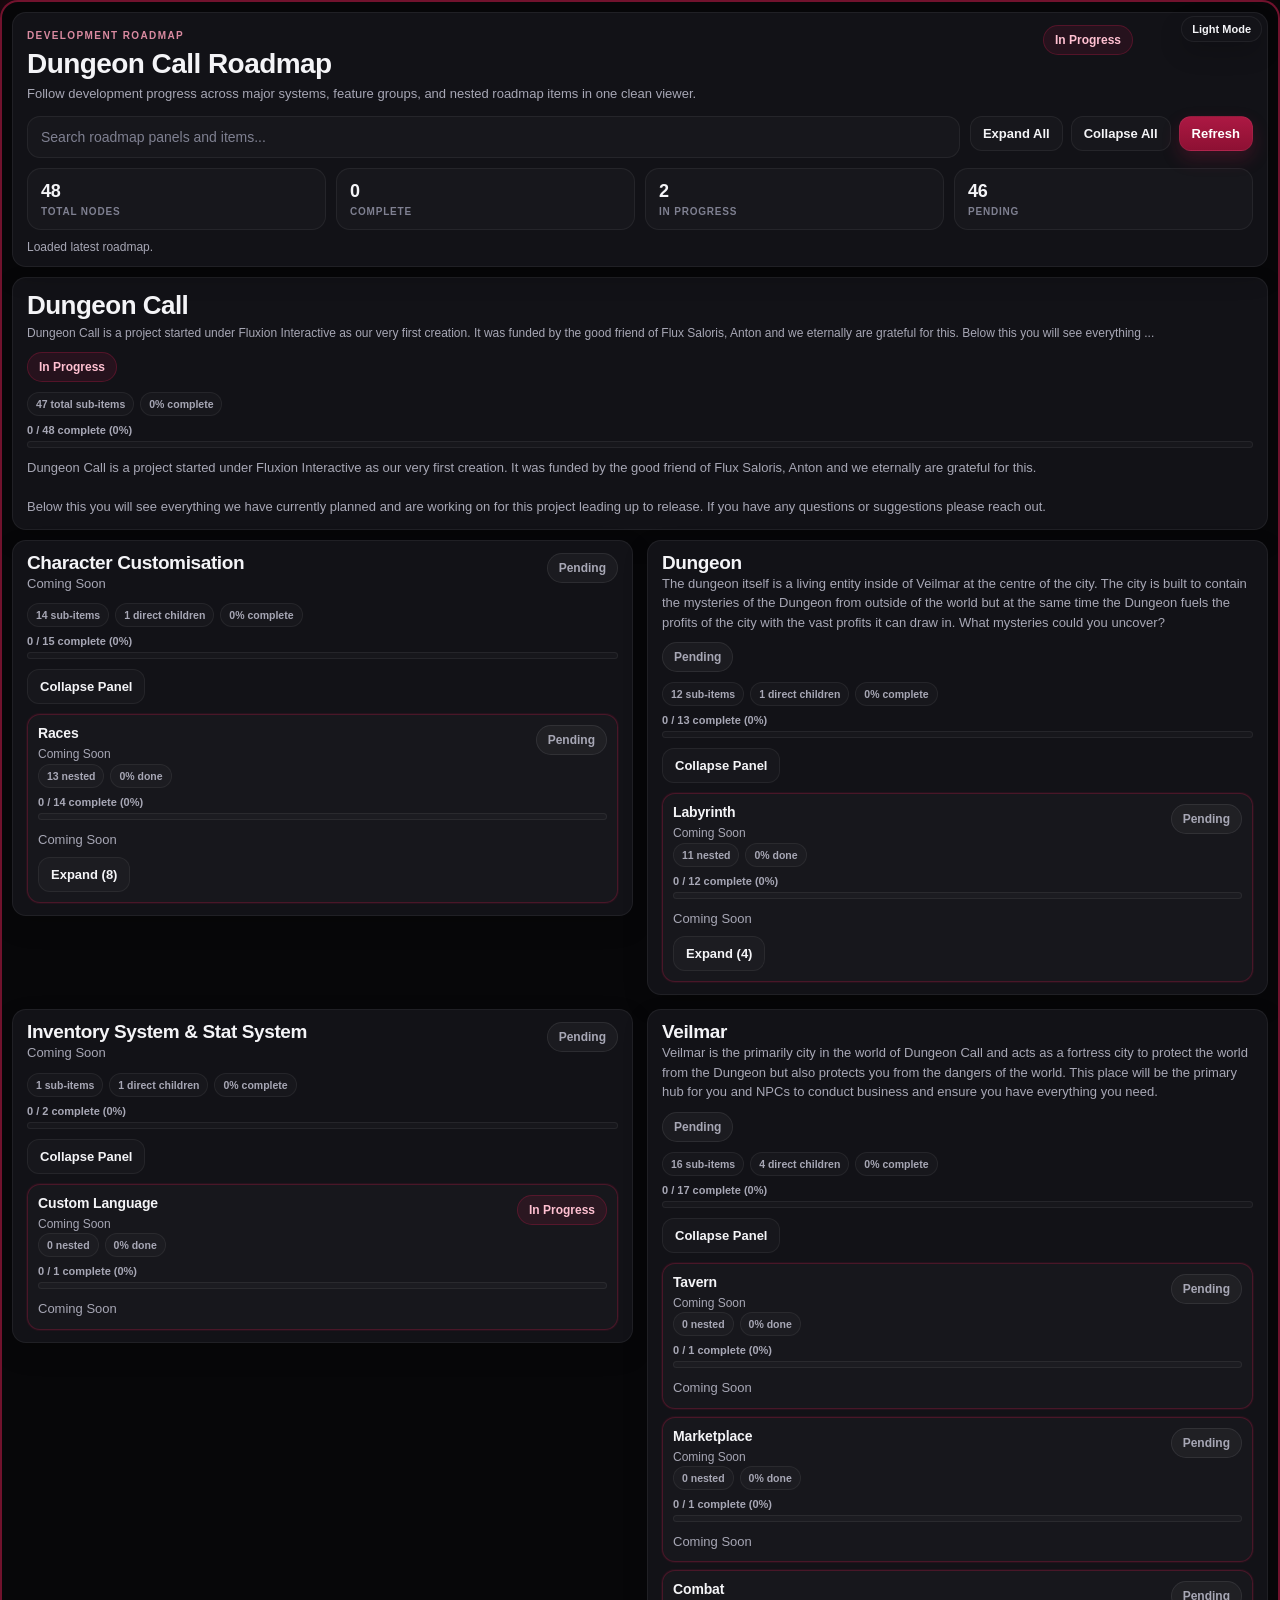
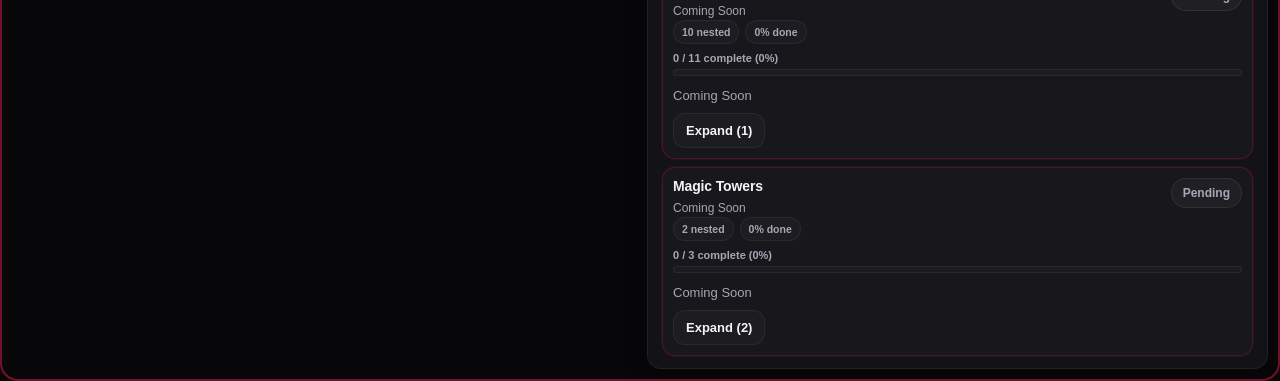
<file: dungeoncall/viewer.html>
<!DOCTYPE html>
<html lang="en">
<head>
  <meta charset="UTF-8" />
  <meta name="viewport" content="width=device-width, initial-scale=1.0, viewport-fit=cover" />
  <title>Dungeon Call Roadmap</title>

  <style>
    :root {
      --bg: #070709;
      --surface: rgba(20, 20, 26, 0.92);
      --surface-soft: rgba(255, 255, 255, 0.025);
      --border: rgba(255, 255, 255, 0.06);
      --text: #f4f4f7;
      --muted: #a7a7b5;
      --muted-2: #7f8091;
      --accent: #be1a48;
      --frame: rgba(190, 26, 72, 0.58);
      --shadow-lg: 0 18px 40px rgba(0, 0, 0, 0.30);
      --shadow-md: 0 10px 24px rgba(0, 0, 0, 0.18);
    }

    body.light {
      --bg: #f7f7f7;
      --surface: rgba(255, 255, 255, 0.94);
      --surface-soft: rgba(0, 0, 0, 0.035);
      --border: rgba(0, 0, 0, 0.10);
      --text: #111111;
      --muted: #555555;
      --muted-2: #777777;
      --frame: rgba(190, 26, 72, 0.65);
      --shadow-lg: 0 18px 40px rgba(0, 0, 0, 0.14);
      --shadow-md: 0 10px 24px rgba(0, 0, 0, 0.10);
    }

    * {
      box-sizing: border-box;
      min-width: 0;
      -webkit-tap-highlight-color: transparent;
      scrollbar-width: none;
      -ms-overflow-style: none;
    }

    *::-webkit-scrollbar {
      width: 0;
      height: 0;
      display: none;
    }

    html,
    body {
      margin: 0;
      padding: 0;
      min-height: 100%;
      width: 100%;
      background: var(--bg);
      color: var(--text);
      font-family: Inter, Arial, sans-serif;
      overflow-x: hidden;
    }

    body {
      position: relative;
      background:
        radial-gradient(circle at top left, rgba(190, 26, 72, 0.08), transparent 28%),
        linear-gradient(180deg, var(--bg) 0%, var(--bg) 100%);
    }

    body.light {
      background:
        radial-gradient(circle at top left, rgba(190, 26, 72, 0.05), transparent 28%),
        linear-gradient(180deg, var(--bg) 0%, var(--bg) 100%);
    }

    body::before {
      content: "";
      position: fixed;
      inset: 0;
      z-index: 0;
      pointer-events: none;
      opacity: 0.10;
      background-image:
        radial-gradient(1px 1px at 12% 20%, rgba(255,255,255,0.85), transparent),
        radial-gradient(1px 1px at 30% 72%, rgba(255,255,255,0.7), transparent),
        radial-gradient(1.3px 1.3px at 52% 40%, rgba(255,255,255,0.8), transparent),
        radial-gradient(1px 1px at 81% 58%, rgba(255,255,255,0.7), transparent);
    }

    body.light::before {
      opacity: 0.035;
      background-image:
        radial-gradient(1px 1px at 12% 20%, rgba(0,0,0,0.85), transparent),
        radial-gradient(1px 1px at 30% 72%, rgba(0,0,0,0.7), transparent),
        radial-gradient(1.3px 1.3px at 52% 40%, rgba(0,0,0,0.8), transparent),
        radial-gradient(1px 1px at 81% 58%, rgba(0,0,0,0.7), transparent);
    }

#app {
  position: relative;
  z-index: 2;
  max-width: 1620px;
  margin: 0 auto;
  padding: 10px;
  width: 100%;

  border: 2px solid var(--frame);
  border-radius: 18px;
  background: var(--bg);
  overflow: hidden;

  box-shadow:
    0 12px 28px rgba(0,0,0,0.14),
    0 0 18px rgba(190, 26, 72, 0.10);
}

    body.light #app {
      box-shadow:
        0 18px 40px rgba(0,0,0,0.10),
        0 0 22px rgba(190, 26, 72, 0.12);
    }

    #viewerThemeButton {
  position: absolute;
  top: 14px;
  right: 16px;
  z-index: 80;
  background: var(--surface);
  color: var(--text);
  border: 1px solid var(--border);
  border-radius: 999px;
  padding: 6px 10px;
  font-size: 11px;
  font-weight: 800;
  box-shadow: var(--shadow-md);
}

    #viewerThemeButton:hover {
      border-color: var(--accent);
      transform: translateY(-1px);
    }

    .hero,
    .rootCard,
    .panel {
      background: var(--surface);
      border: 1px solid var(--border);
      border-radius: 18px;
      box-shadow: var(--shadow-md);
    }

.hero {
  position: relative;
  top: 0;
  z-index: 20;
  padding: 12px 14px;
  margin-bottom: 10px;
  border-radius: 14px;
}

    .heroTop {
      display: flex;
      gap: 14px;
      align-items: flex-start;
      justify-content: space-between;
      flex-wrap: wrap;
      padding-right: 120px;
    }

    .heroTitle {
      min-width: 280px;
      flex: 1;
    }

    .eyebrow {
      display: inline-block;
      font-size: 10px;
      letter-spacing: 0.14em;
      text-transform: uppercase;
      color: #d98aa0;
      margin-bottom: 8px;
      font-weight: 700;
    }

    .heroTitle h1 {
      margin: 0;
      font-size: 28px;
      line-height: 1.05;
      letter-spacing: -0.02em;
      word-break: break-word;
      color: var(--text);
    }

    .heroTitle p {
      margin: 6px 0 0;
      color: var(--muted);
      font-size: 13px;
      line-height: 1.5;
      max-width: 820px;
      word-break: break-word;
    }

    .topRightMeta {
      display: flex;
      gap: 8px;
      flex-wrap: wrap;
      align-items: flex-start;
      justify-content: flex-end;
    }

    .statusBadge {
      display: inline-flex;
      align-items: center;
      gap: 8px;
      border-radius: 999px;
      padding: 7px 11px;
      font-size: 12px;
      font-weight: 700;
      border: 1px solid transparent;
      white-space: nowrap;
      max-width: 100%;
    }

    .status-pending {
      background: rgba(255,255,255,0.04);
      border-color: rgba(255,255,255,0.08);
      color: var(--muted);
    }

    body.light .status-pending {
      background: rgba(0,0,0,0.04);
      border-color: rgba(0,0,0,0.08);
    }

    .status-progress {
      background: rgba(190, 26, 72, 0.12);
      border-color: rgba(190, 26, 72, 0.30);
      color: #ffc0d1;
    }

    body.light .status-progress {
      color: #8f1236;
    }

    .status-complete {
      background: rgba(110, 240, 138, 0.12);
      border-color: rgba(110, 240, 138, 0.34);
      color: #c7ffd4;
    }

    body.light .status-complete {
      color: #176b2d;
    }

    .heroControls {
      margin-top: 12px;
      display: grid;
      grid-template-columns: minmax(240px, 1.15fr) auto;
      gap: 10px;
      align-items: start;
    }

    #searchInput {
      width: 100%;
      background: var(--surface-soft);
      color: var(--text);
      border: 1px solid var(--border);
      border-radius: 13px;
      padding: 12px 13px;
      font-size: 14px;
      outline: none;
      transition: 0.18s ease;
      font-family: inherit;
    }

    #searchInput::placeholder {
      color: var(--muted-2);
    }

    #searchInput:focus {
      border-color: rgba(190, 26, 72, 0.42);
      box-shadow: 0 0 0 4px rgba(190, 26, 72, 0.10);
    }

    .toolbar {
      display: flex;
      gap: 8px;
      flex-wrap: wrap;
      justify-content: flex-end;
    }

    button {
      appearance: none;
      background: var(--surface-soft);
      color: var(--text);
      border: 1px solid var(--border);
      border-radius: 12px;
      padding: 9px 12px;
      font-size: 13px;
      font-weight: 600;
      cursor: pointer;
      transition: 0.18s ease;
      box-shadow: none;
      font-family: inherit;
      max-width: 100%;
    }

    button:hover {
      border-color: rgba(190, 26, 72, 0.34);
      transform: translateY(-1px);
    }

    .primaryBtn {
      background: linear-gradient(180deg, rgba(190, 26, 72, 0.9), rgba(148, 16, 53, 0.95));
      border-color: rgba(255,255,255,0.05);
      color: #fff;
      box-shadow: 0 8px 18px rgba(190, 26, 72, 0.22);
    }

    .primaryBtn:hover {
      background: linear-gradient(180deg, rgba(206, 33, 82, 0.98), rgba(162, 19, 59, 0.98));
    }

    .stats {
      display: grid;
      grid-template-columns: repeat(4, minmax(110px, 1fr));
      gap: 10px;
      margin-top: 10px;
    }

    .statCard {
      background: var(--surface-soft);
      border: 1px solid var(--border);
      border-radius: 14px;
      padding: 12px 13px;
      min-width: 0;
    }

    .statValue {
      font-size: 18px;
      font-weight: 800;
      color: var(--text);
      letter-spacing: -0.02em;
    }

    .statLabel {
      margin-top: 4px;
      font-size: 10px;
      color: var(--muted-2);
      text-transform: uppercase;
      letter-spacing: 0.08em;
      font-weight: 700;
    }

    .progressWrap {
      margin: 8px 0 10px;
      width: 100%;
    }

    .progressText {
      font-size: 11px;
      color: var(--muted);
      margin-bottom: 5px;
      font-weight: 600;
      word-break: break-word;
    }

    .progressTrack {
      width: 100%;
      height: 7px;
      background: var(--surface-soft);
      border: 1px solid var(--border);
      border-radius: 999px;
      overflow: hidden;
    }

    .progressFill {
      height: 100%;
      width: 0%;
      background: linear-gradient(90deg, #be1a48, #ff5c90);
      border-radius: 999px;
      transition: width 0.25s ease;
    }

    #statusLine {
      margin-top: 10px;
      font-size: 12px;
      color: var(--muted);
    }

    .rootCard {
  margin-bottom: 10px;
  padding: 12px 14px;
  width: 100%;
  border-radius: 14px;
}

    .panel {
  min-height: 120px;
  height: fit-content;
  align-self: start;
  padding: 12px 14px;
  width: 100%;
  border-radius: 14px;
}

    .rootHeader,
    .panelHeader,
    .treeNodeHeader {
      display: flex;
      justify-content: space-between;
      gap: 10px;
      align-items: flex-start;
      flex-wrap: wrap;
    }

    .rootTitle,
    .panelHeaderText h2,
    .treeNodeTitle {
      margin: 0;
      font-weight: 800;
      letter-spacing: -0.02em;
      word-break: break-word;
      color: var(--text);
    }

    .rootTitle {
      font-size: 26px;
    }

    .panelHeaderText h2 {
      font-size: 19px;
      line-height: 1.1;
    }

    .treeNodeTitle {
      font-size: 14px;
      line-height: 1.22;
      letter-spacing: -0.01em;
    }

    .rootDescription,
    .panelDescription,
    .treeNodeDescription {
      margin: 0;
      color: var(--muted);
      line-height: 1.5;
      font-size: 13px;
      white-space: pre-wrap;
      word-break: break-word;
    }

    .rootDescription {
      margin-top: 8px;
    }

    .miniDescription {
      margin-top: 4px;
      font-size: 12px;
      line-height: 1.45;
      color: var(--muted);
      word-break: break-word;
    }

    .panelTopMeta,
    .metaRow {
      display: flex;
      gap: 6px;
      flex-wrap: wrap;
      margin: 10px 0 8px;
      width: 100%;
    }

    .metaChip {
      display: inline-flex;
      align-items: center;
      gap: 6px;
      border-radius: 999px;
      padding: 5px 8px;
      font-size: 10.5px;
      font-weight: 700;
      border: 1px solid var(--border);
      background: var(--surface-soft);
      color: var(--muted);
      max-width: 100%;
    }

    #panels {
      display: grid;
      grid-template-columns: repeat(2, minmax(320px, 1fr));
      gap: 14px;
      align-items: start;
      width: 100%;
    }

    .panel.status-panel-progress {
      border-color: rgba(190, 26, 72, 0.18);
    }

    .panel.status-panel-complete {
      border-color: rgba(110, 240, 138, 0.18);
    }

    .panel.hiddenBySearch {
      display: none;
    }

    .panelBody {
      margin-top: 10px;
    }

    .panel.status-panel-complete .progressFill,
    .treeNode.completeNode .progressFill,
    .rootCard.status-root-complete .progressFill {
      background: linear-gradient(90deg, #52e878, #8dffab);
    }

    .treeNode {
      background: var(--surface-soft);
      border: 1px solid var(--border);
      border-radius: 13px;
      padding: 10px;
      margin-top: 8px;
      width: 100%;
      overflow: hidden;
    }

    .treeNode.completeNode {
      border-color: rgba(110, 240, 138, 0.18);
    }

    .treeNode.matched {
      border-color: rgba(190, 26, 72, 0.30);
      box-shadow: 0 0 0 1px rgba(190, 26, 72, 0.10);
    }

    .childrenWrap {
      margin-top: 8px;
      padding-left: 10px;
      border-left: 1px solid var(--border);
      width: 100%;
    }

    .nodeActions {
      display: flex;
      gap: 6px;
      flex-wrap: wrap;
      margin-top: 8px;
      width: 100%;
    }

    .emptyState {
      color: var(--muted-2);
      font-size: 12px;
      padding-top: 6px;
    }

    #loadingOverlay {
      position: fixed;
      inset: 0;
      background: rgba(4,4,8,0.82);
      backdrop-filter: blur(8px);
      z-index: 100;
      display: flex;
      align-items: center;
      justify-content: center;
    }

    body.light #loadingOverlay {
      background: rgba(247,247,247,0.82);
    }

    #loadingCard {
      background: var(--surface);
      border: 1px solid var(--border);
      border-radius: 18px;
      padding: 26px 30px;
      text-align: center;
      box-shadow: var(--shadow-lg);
      min-width: 260px;
      max-width: calc(100vw - 32px);
    }

    #loadingText {
      font-size: 14px;
      color: var(--text);
    }

    .spinner {
      width: 34px;
      height: 34px;
      border: 3px solid var(--border);
      border-top: 3px solid #be1a48;
      border-radius: 50%;
      animation: spin 0.95s linear infinite;
      margin: 0 auto 14px;
    }

    #errorPanel {
      position: fixed;
      top: 18px;
      right: 18px;
      z-index: 40;
      width: min(360px, calc(100vw - 40px));
      background: rgba(36, 13, 18, 0.96);
      border: 1px solid rgba(255, 138, 138, 0.28);
      border-radius: 16px;
      padding: 14px;
      box-shadow: 0 14px 28px rgba(0,0,0,0.35);
      backdrop-filter: blur(12px);
      display: none;
    }

    #errorPanel.show {
      display: block;
    }

    #errorPanelTitle {
      font-size: 14px;
      font-weight: 800;
      color: #ffced6;
      margin-bottom: 6px;
    }

    #errorPanelText {
      font-size: 13px;
      line-height: 1.5;
      color: #f6d9df;
    }

    @keyframes spin {
      to { transform: rotate(360deg); }
    }

    @media (max-width: 1100px) {
      #app {
        padding: 12px;
      }

      .hero {
        position: relative;
        top: 0;
      }

      .heroTop {
        padding-right: 0;
      }

      #panels {
        grid-template-columns: 1fr;
      }

      .heroControls {
        grid-template-columns: 1fr;
      }

      .toolbar {
        justify-content: flex-start;
      }

      .topRightMeta {
        justify-content: flex-start;
      }

      .stats {
        grid-template-columns: repeat(2, minmax(110px, 1fr));
      }

      #viewerThemeButton {
        position: relative;
        top: auto;
        right: auto;
        margin-bottom: 12px;
      }
    }

    @media (max-width: 768px) {
      #app {
        padding: 10px;
        border-radius: 18px;
      }

      .hero {
        position: relative;
        top: 0;
        padding: 14px;
        margin-bottom: 12px;
      }

      .heroTitle h1 {
        font-size: 24px;
      }

      .heroTitle p {
        font-size: 13px;
      }

      .rootCard,
      .panel {
        padding: 14px;
      }

      .rootTitle {
        font-size: 22px;
      }

      .panelHeaderText h2 {
        font-size: 18px;
      }

      #panels {
        display: flex;
        flex-direction: column;
        gap: 12px;
      }

      .panel {
        min-height: 0;
      }
    }
  </style>
</head>

<body>
  <div id="loadingOverlay">
    <div id="loadingCard">
      <div class="spinner"></div>
      <div id="loadingText">Loading roadmap...</div>
    </div>
  </div>

  <div id="errorPanel">
    <div id="errorPanelTitle">Couldn’t refresh roadmap</div>
    <div id="errorPanelText">Trying again when the page becomes active.</div>
  </div>

  <div id="app">
    <button id="viewerThemeButton" type="button">Light Mode</button>

    <section class="hero">
      <div class="heroTop">
        <div class="heroTitle">
          <div class="eyebrow">Development roadmap</div>
          <h1>Dungeon Call Roadmap</h1>
          <p>Follow development progress across major systems, feature groups, and nested roadmap items in one clean viewer.</p>
        </div>
        <div class="topRightMeta">
          <div id="rootStatusBadge" class="statusBadge status-progress">In Progress</div>
        </div>
      </div>

      <div class="heroControls">
        <input id="searchInput" type="text" placeholder="Search roadmap panels and items..." autocomplete="off" />
        <div class="toolbar">
          <button onclick="expandAllSections()">Expand All</button>
          <button onclick="collapseAllSections()">Collapse All</button>
          <button class="primaryBtn" onclick="reloadRoadmap()">Refresh</button>
        </div>
      </div>

      <div class="stats">
        <div class="statCard">
          <div class="statValue" id="statTotal">0</div>
          <div class="statLabel">Total Nodes</div>
        </div>
        <div class="statCard">
          <div class="statValue" id="statComplete">0</div>
          <div class="statLabel">Complete</div>
        </div>
        <div class="statCard">
          <div class="statValue" id="statProgress">0</div>
          <div class="statLabel">In Progress</div>
        </div>
        <div class="statCard">
          <div class="statValue" id="statPending">0</div>
          <div class="statLabel">Pending</div>
        </div>
      </div>

      <div id="statusLine">Loading roadmap...</div>
    </section>

    <section id="rootPanel" class="rootCard"></section>
    <section id="panels"></section>
  </div>

  <script>
    const RAW_JSON_URL = "./roadmap.json";

    let currentTheme = localStorage.getItem("roadmapTheme") || "dark";

    function applyViewerTheme(theme) {
      currentTheme = theme === "light" ? "light" : "dark";
      localStorage.setItem("roadmapTheme", currentTheme);

      document.body.classList.toggle("light", currentTheme === "light");

      const btn = document.getElementById("viewerThemeButton");
      if (btn) {
        btn.textContent = currentTheme === "light" ? "Dark Mode" : "Light Mode";
      }
    }

    window.addEventListener("message", (event) => {
      const data = event.data;

      if (data && data.type === "theme") {
        applyViewerTheme(data.theme);
      }
    });

    let graphData = { nodes: [], edges: [] };
    let childMap = new Map();
    let nodeMap = new Map();
    let parentMap = new Map();
    let rootId = null;
    let expandedNodes = new Set();
    let collapsedPanels = new Set();
    let currentSearch = "";

    function showLoading(text = "Loading roadmap...") {
      document.getElementById("loadingText").textContent = text;
      document.getElementById("loadingOverlay").style.display = "flex";
    }

    function hideLoading() {
      document.getElementById("loadingOverlay").style.display = "none";
    }

    function setStatus(text, isError = false) {
      const el = document.getElementById("statusLine");
      el.textContent = text;
      el.style.color = isError ? "#ff9a9a" : "var(--muted)";
    }

    function showErrorPanel(message) {
      document.getElementById("errorPanelText").textContent = message;
      document.getElementById("errorPanel").classList.add("show");
    }

    function hideErrorPanel() {
      document.getElementById("errorPanel").classList.remove("show");
    }

    function normalizeGraphData(raw) {
      const rawNodes = Array.isArray(raw?.nodes) ? raw.nodes : [];
      const rawEdges = Array.isArray(raw?.edges) ? raw.edges : [];

      return {
        nodes: rawNodes.map(n => ({
          id: Number(n.id),
          label: n.label || "Unnamed",
          status: n.status || "pending",
          description: n.description || "Coming Soon",
          x: typeof n.x === "number" ? n.x : null,
          y: typeof n.y === "number" ? n.y : null
        })),
        edges: rawEdges.map((e, index) => ({
          id: `${e.from}->${e.to}-${index}`,
          from: Number(e.from),
          to: Number(e.to)
        }))
      };
    }

    function rebuildMaps() {
      childMap = new Map();
      nodeMap = new Map();
      parentMap = new Map();

      for (const node of graphData.nodes) {
        nodeMap.set(Number(node.id), node);
        childMap.set(Number(node.id), []);
      }

      for (const edge of graphData.edges) {
        const from = Number(edge.from);
        const to = Number(edge.to);
        if (!childMap.has(from)) childMap.set(from, []);
        childMap.get(from).push(to);
        parentMap.set(to, from);
      }

      for (const [id, kids] of childMap.entries()) {
        kids.sort((a, b) => {
          const na = nodeMap.get(a);
          const nb = nodeMap.get(b);
          const ax = typeof na?.x === "number" ? na.x : 0;
          const bx = typeof nb?.x === "number" ? nb.x : 0;
          if (ax !== bx) return ax - bx;

          const ay = typeof na?.y === "number" ? na.y : 0;
          const by = typeof nb?.y === "number" ? nb.y : 0;
          if (ay !== by) return ay - by;

          return (na?.label || "").localeCompare(nb?.label || "");
        });
      }
    }

    function getRootId() {
      const childIds = new Set(graphData.edges.map(e => Number(e.to)));
      const root = graphData.nodes.find(n => !childIds.has(Number(n.id)));
      return root ? Number(root.id) : (graphData.nodes[0] ? Number(graphData.nodes[0].id) : null);
    }

    function getNodeById(id) {
      return nodeMap.get(Number(id)) || null;
    }

    function getChildren(id) {
      return childMap.get(Number(id)) || [];
    }

    function getStatusLabel(status) {
      if (status === "complete") return "Done";
      if (status === "progress") return "In Progress";
      return "Pending";
    }

    function getCompletionStats(id) {
      const ids = [Number(id)];
            const stack = [Number(id)];

      while (stack.length) {
        const current = stack.pop();
        const children = getChildren(current);
        for (const childId of children) {
          ids.push(Number(childId));
          stack.push(Number(childId));
        }
      }

      const nodes = ids.map(getNodeById).filter(Boolean);
      const total = nodes.length;
      const complete = nodes.filter(n => n.status === "complete").length;
      const progress = nodes.filter(n => n.status === "progress").length;
      const pending = total - complete - progress;
      const percent = total ? Math.round((complete / total) * 100) : 0;

      return { total, complete, progress, pending, percent };
    }

    function updateStats() {
      const total = graphData.nodes.length;
      const complete = graphData.nodes.filter(n => n.status === "complete").length;
      const progress = graphData.nodes.filter(n => n.status === "progress").length;
      const pending = total - complete - progress;

      document.getElementById("statTotal").textContent = total;
      document.getElementById("statComplete").textContent = complete;
      document.getElementById("statProgress").textContent = progress;
      document.getElementById("statPending").textContent = pending;

      const rootNode = getNodeById(rootId);
      const badge = document.getElementById("rootStatusBadge");
      badge.className = `statusBadge status-${rootNode?.status || "pending"}`;
      badge.textContent = getStatusLabel(rootNode?.status || "pending");

      const rootPanel = document.getElementById("rootPanel");
      rootPanel.className = `rootCard status-root-${rootNode?.status || "pending"}`;
    }

    function escapeHtml(value) {
      return String(value)
        .replaceAll("&", "&amp;")
        .replaceAll("<", "&lt;")
        .replaceAll(">", "&gt;")
        .replaceAll('"', "&quot;")
        .replaceAll("'", "&#039;");
    }

    function matchesSearch(node, search) {
      if (!search) return true;
      const hay = `${node.label} ${node.description}`.toLowerCase();
      return hay.includes(search);
    }

    function subtreeMatches(id, search) {
      const node = getNodeById(id);
      if (!node) return false;
      if (matchesSearch(node, search)) return true;
      return getChildren(id).some(childId => subtreeMatches(childId, search));
    }

    function createStatusBadge(status) {
      return `<span class="statusBadge status-${status}">${getStatusLabel(status)}</span>`;
    }

    function countDescendants(id) {
      let count = 0;
      const stack = [...getChildren(id)];
      while (stack.length) {
        const current = stack.pop();
        count++;
        stack.push(...getChildren(current));
      }
      return count;
    }

    function renderProgressBar(stats) {
      return `
        <div class="progressWrap">
          <div class="progressText">${stats.complete} / ${stats.total} complete (${stats.percent}%)</div>
          <div class="progressTrack">
            <div class="progressFill" style="width:${stats.percent}%"></div>
          </div>
        </div>
      `;
    }

    function toggleSection(id) {
      if (expandedNodes.has(Number(id))) expandedNodes.delete(Number(id));
      else expandedNodes.add(Number(id));
      renderPanels();
    }

    function togglePanel(id) {
      const normalized = Number(id);
      if (collapsedPanels.has(normalized)) collapsedPanels.delete(normalized);
      else collapsedPanels.add(normalized);
      renderPanels();
    }

    function renderTreeNode(id, search) {
      const node = getNodeById(id);
      if (!node) return "";

      const children = getChildren(id).filter(childId => subtreeMatches(childId, search));
      const selfMatch = matchesSearch(node, search);
      const subtreeMatch = selfMatch || children.length > 0;
      if (!subtreeMatch) return "";

      const isExpanded = expandedNodes.has(Number(id)) || !!search;
      const hasChildren = children.length > 0;
      const matchedClass = selfMatch ? " matched" : "";
      const stats = getCompletionStats(id);

      return `
        <div class="treeNode${matchedClass}${node.status === "complete" ? " completeNode" : ""}">
          <div class="treeNodeHeader">
            <div>
              <h3 class="treeNodeTitle">${escapeHtml(node.label)}</h3>
              ${node.description ? `<div class="miniDescription">${escapeHtml(node.description).slice(0, 120)}${node.description.length > 120 ? "..." : ""}</div>` : ""}
            </div>
            ${createStatusBadge(node.status)}
          </div>

          <div style="display:flex;gap:6px;flex-wrap:wrap;margin-bottom:6px;">
            <span class="metaChip">${stats.total - 1} nested</span>
            <span class="metaChip">${stats.percent}% done</span>
          </div>

          ${renderProgressBar(stats)}

          ${node.description ? `<p class="treeNodeDescription">${escapeHtml(node.description)}</p>` : ""}

          ${hasChildren ? `
            <div class="nodeActions">
              <button onclick="toggleSection(${id})">${isExpanded ? "Collapse" : "Expand"} (${children.length})</button>
            </div>
            ${isExpanded ? `<div class="childrenWrap">${children.map(childId => renderTreeNode(childId, search)).join("")}</div>` : ""}
          ` : ""}
        </div>
      `;
    }

    function renderRootPanel() {
      const rootNode = getNodeById(rootId);
      if (!rootNode) return;
      const stats = getCompletionStats(rootId);

      document.getElementById("rootPanel").innerHTML = `
        <div class="rootHeader">
          <div>
            <h2 class="rootTitle">${escapeHtml(rootNode.label)}</h2>
            ${rootNode.description ? `<div class="miniDescription">${escapeHtml(rootNode.description).slice(0, 220)}${rootNode.description.length > 220 ? "..." : ""}</div>` : ""}
          </div>
          ${createStatusBadge(rootNode.status)}
        </div>

        <div class="panelTopMeta">
          <span class="metaChip">${stats.total - 1} total sub-items</span>
          <span class="metaChip">${stats.percent}% complete</span>
        </div>

        ${renderProgressBar(stats)}

        ${rootNode.description ? `<p class="rootDescription">${escapeHtml(rootNode.description)}</p>` : ""}
      `;
    }

    function renderPanels() {
      const panelsEl = document.getElementById("panels");
      const mainChildren = getChildren(rootId);
      const search = currentSearch.trim().toLowerCase();

      panelsEl.innerHTML = mainChildren.map(id => {
        const node = getNodeById(id);
        if (!node) return "";

        const visible = subtreeMatches(id, search);
        const childIds = getChildren(id).filter(childId => subtreeMatches(childId, search));
        const descendants = countDescendants(id);
        const stats = getCompletionStats(id);
        const isCollapsed = collapsedPanels.has(Number(id)) && !search;

        return `
          <article class="panel status-panel-${node.status}${visible ? "" : " hiddenBySearch"}">
            <div class="panelHeader">
              <div class="panelHeaderText">
                <h2>${escapeHtml(node.label)}</h2>
                <p class="panelDescription">${escapeHtml(node.description || "No description yet.")}</p>
              </div>
              ${createStatusBadge(node.status)}
            </div>

            <div class="panelTopMeta">
              <span class="metaChip">${descendants} sub-items</span>
              <span class="metaChip">${childIds.length} direct children</span>
              <span class="metaChip">${stats.percent}% complete</span>
            </div>

            ${renderProgressBar(stats)}

            <div class="nodeActions">
              <button onclick="togglePanel(${id})">${isCollapsed ? "Expand Panel" : "Collapse Panel"}</button>
            </div>

            ${isCollapsed ? "" : `
              <div class="panelBody">
                ${childIds.length
                  ? childIds.map(childId => renderTreeNode(childId, search)).join("")
                  : `<div class="emptyState">No child items yet.</div>`
                }
              </div>
            `}
          </article>
        `;
      }).join("");
    }

    function expandAllSections() {
      collapsedPanels.clear();
      for (const node of graphData.nodes) {
        if (getChildren(node.id).length) expandedNodes.add(Number(node.id));
      }
      renderPanels();
    }

    function collapseAllSections() {
      expandedNodes.clear();
      collapsedPanels.clear();
      const topLevel = getChildren(rootId);
      for (const id of topLevel) collapsedPanels.add(Number(id));
      renderPanels();
    }

    async function reloadRoadmap() {
      try {
        showLoading("Loading roadmap...");
        setStatus("Loading latest roadmap...");

        const res = await fetch(RAW_JSON_URL + "?v=" + Date.now(), {
          cache: "no-store"
        });

        if (!res.ok) throw new Error("Could not load roadmap.json");

        graphData = normalizeGraphData(await res.json());
        rebuildMaps();
        rootId = getRootId();
        updateStats();
        renderRootPanel();
        renderPanels();

        hideErrorPanel();
        setStatus("Loaded latest roadmap.");
        hideLoading();
      } catch (err) {
        console.error(err);
        setStatus("Failed to load roadmap.", true);
        showErrorPanel("Roadmap refresh failed. Try again in a moment.");
        hideLoading();
      }
    }

    document.addEventListener("DOMContentLoaded", () => {
      applyViewerTheme(currentTheme);

      const viewerThemeButton = document.getElementById("viewerThemeButton");
      if (viewerThemeButton) {
        viewerThemeButton.addEventListener("click", () => {
          applyViewerTheme(currentTheme === "dark" ? "light" : "dark");
        });
      }

      const input = document.getElementById("searchInput");
      input.addEventListener("input", () => {
        currentSearch = input.value || "";
        renderPanels();
      });
    });

    document.addEventListener("visibilitychange", () => {
      if (!document.hidden) reloadRoadmap();
    });

    window.toggleSection = toggleSection;
    window.togglePanel = togglePanel;
    window.expandAllSections = expandAllSections;
    window.collapseAllSections = collapseAllSections;
    window.reloadRoadmap = reloadRoadmap;

    reloadRoadmap();
     </script>
</body>
</html>
</file>
